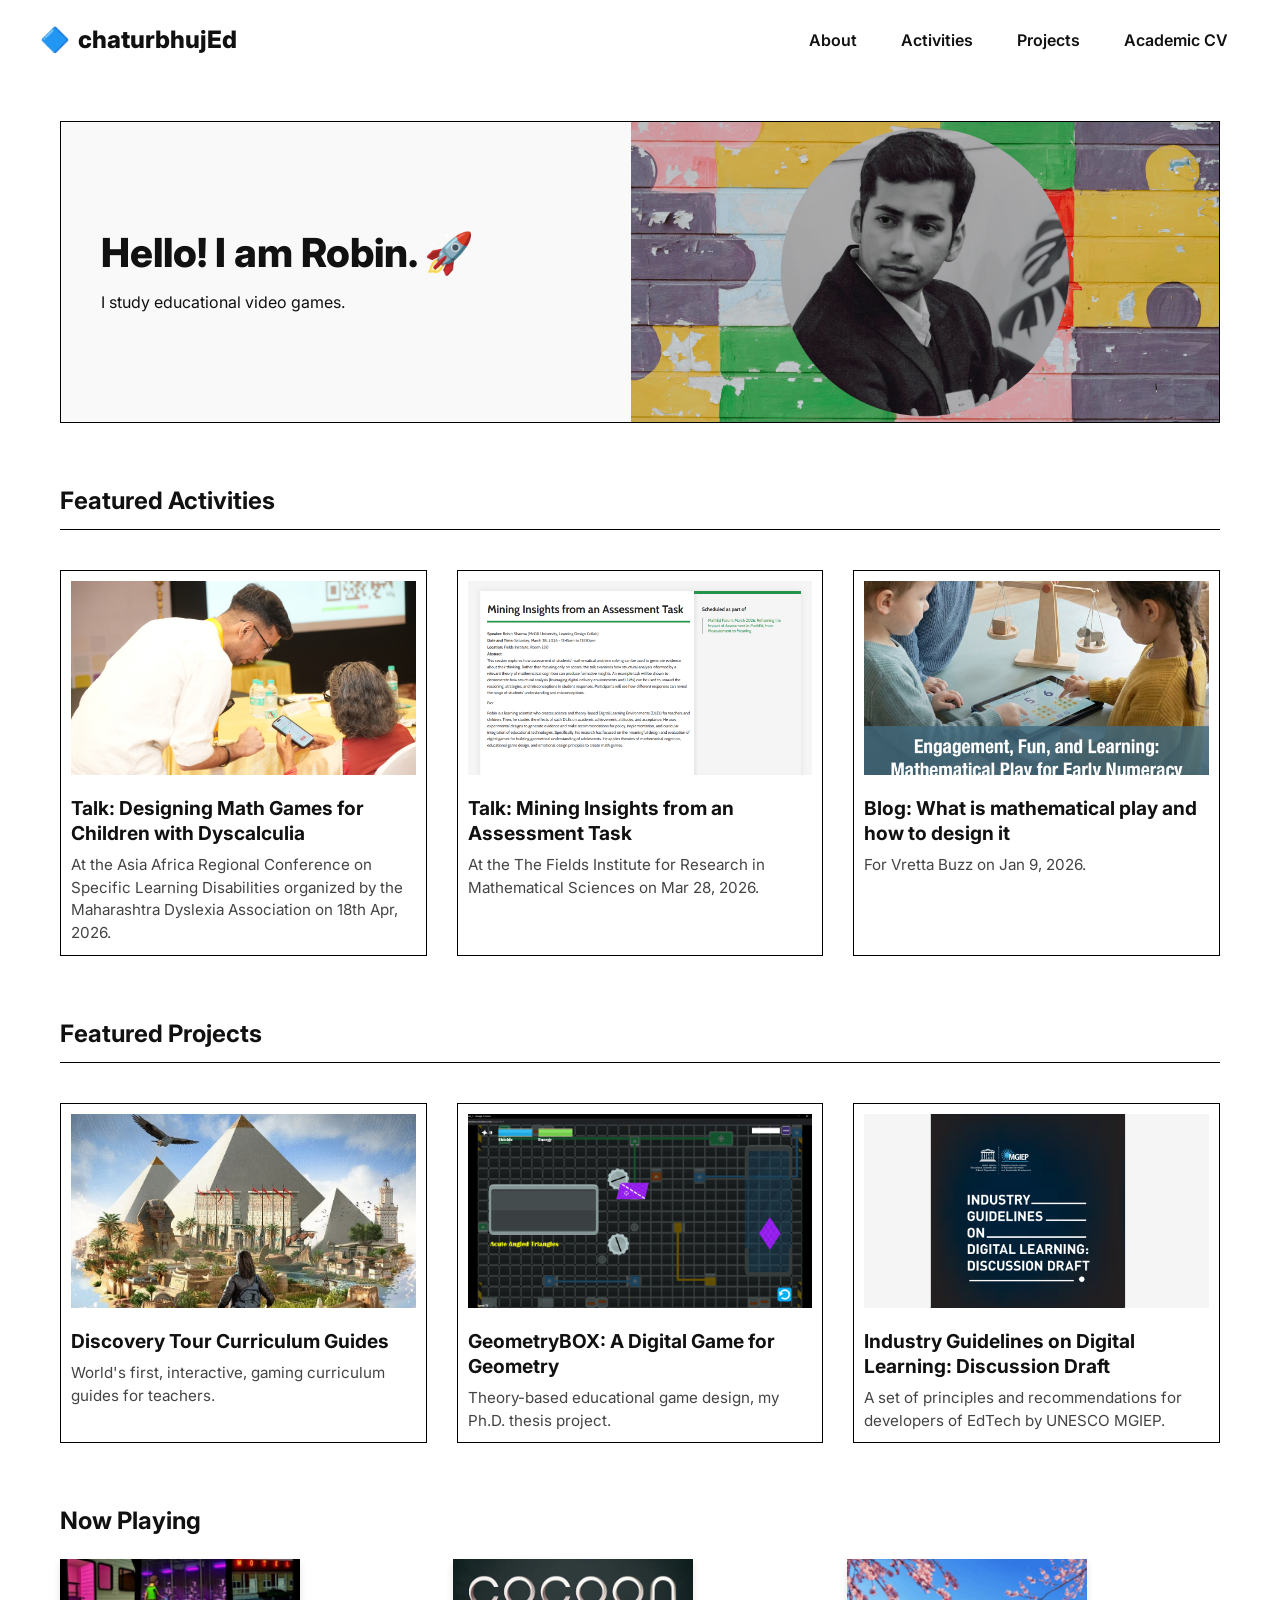
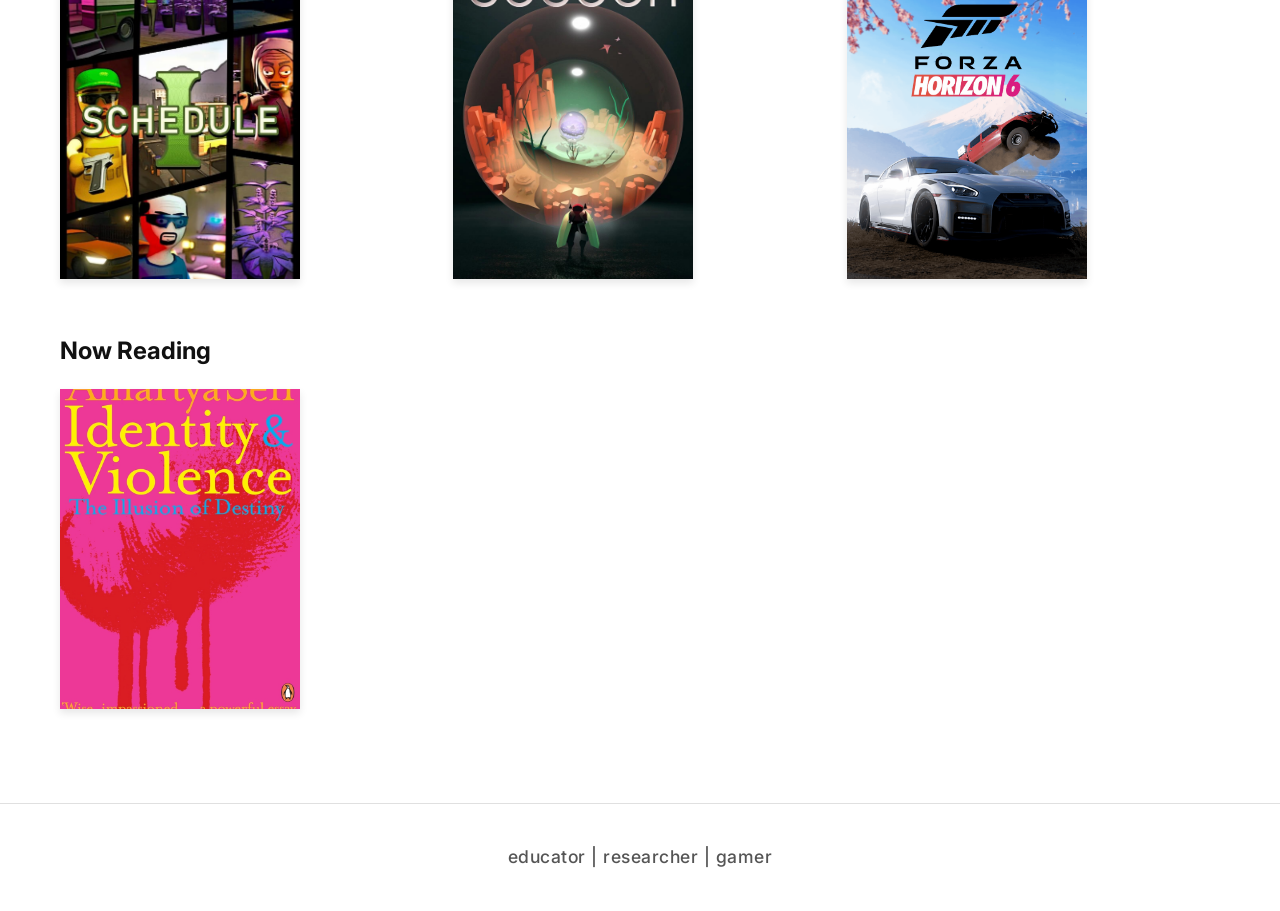
<file: index.html>
<!DOCTYPE html>
<html lang="en">

<head>
    <meta charset="UTF-8">
    <meta name="viewport" content="width=device-width, initial-scale=1.0">
    <title>chaturbhujEd - Home</title>
    <link rel="stylesheet" href="style.css">
    <link rel="preconnect" href="https://fonts.googleapis.com">
    <link rel="preconnect" href="https://fonts.gstatic.com" crossorigin>
    <link href="https://fonts.googleapis.com/css2?family=Inter:wght@400;500;600;700;800&display=swap" rel="stylesheet">
</head>

<body>

    <header class="site-header">
        <div class="logo">
            <a href="index.html"
                style="text-decoration:none; color:inherit; display:flex; align-items:center; gap:8px;">
                <span class="logo-icon">🔷</span> chaturbhujEd
            </a>
        </div>
        <nav class="site-nav">
            <a href="about.html" class="nav-link">About</a>
            <a href="activities.html" class="nav-link">Activities</a>
            <a href="projects.html" class="nav-link">Projects</a>
            <a href="https://docs.google.com/document/d/1rT6n0ILzIjwIK5z0yavcEdb-tZOFC500Auro90Noy_E/edit?usp=drive_link"
                target="_blank" class="nav-link">Academic CV</a>
        </nav>
    </header>

    <main id="main-content">

        <!-- ACTIVITIES SECTION (Home View) -->
        <section id="activities" class="page-section">
            <!-- Hero Article -->
            <a href="about.html" class="hero-article" style="text-decoration: none; color: inherit; display: flex;">
                <div class="hero-content">
                    <h1>Hello! I am Robin. 🚀</h1>
                    <p>I study educational video games.</p>
                </div>
                <div class="hero-image">
                    <img src="Banner_Main.jpg" alt="Banner Image">
                </div>
            </a>

            <div class="cv-section">
                <h2>Featured Activities</h2>
            </div>

            <!-- Blog Grid -->
            <div class="blog-grid" id="blog-grid">
                <!-- Static Links from Activities Page -->
                <a href="https://www.linkedin.com/posts/act4dyslexia-learningthroughplay-educationinnovation-share-7448741928407330816-lx7J"
                    class="blog-card" style="text-decoration: none; color: inherit; display: block;">
                    <img src="2026 MDA Talk.JPG" alt="2026 MDA Talk" class="card-image">
                    <div class="card-content">
                        <h3>Talk: Designing Math Games for Children with Dyscalculia</h3>
                        <p>At the Asia Africa Regional Conference on Specific Learning Disabilities organized by the
                            Maharashtra Dyslexia Association on 18th Apr, 2026.</p>
                    </div>
                </a>

                <a href="http://www.fields.utoronto.ca/talks/Mining-Insights-Assessment-Task" class="blog-card"
                    style="text-decoration: none; color: inherit; display: block;">
                    <img src="2026 Math Forum.png" alt="Vretta Buzz Jan 26" class="card-image">
                    <div class="card-content">
                        <h3>Talk: Mining Insights from an Assessment Task</h3>
                        <p>At the The Fields Institute for Research in Mathematical Sciences on Mar 28, 2026.</p>
                    </div>
                </a>

                <a href="https://www.vretta.com/buzz/mathematical-play/" class="blog-card"
                    style="text-decoration: none; color: inherit; display: block;">
                    <img src="Vretta Buzz Jan 26.jpg" alt="Vretta Buzz Jan 26" class="card-image">
                    <div class="card-content">
                        <h3>Blog: What is mathematical play and how to design it</h3>
                        <p>For Vretta Buzz on Jan 9, 2026.</p>
                    </div>
                </a>

            </div>

            <div class="cv-section" style="margin-top: 60px;">
                <h2>Featured Projects</h2>
            </div>

            <!-- Projects Grid -->
            <div class="blog-grid">
                <a href="project-DTGuides.html" class="blog-card"
                    style="text-decoration: none; color: inherit; display: block;">
                    <img src="DT Project.jpg" alt="DT Project" class="card-image">
                    <div class="card-content">
                        <h3>Discovery Tour Curriculum Guides</h3>
                        <p>World's first, interactive, gaming curriculum
                            guides for
                            teachers.</p>
                    </div>
                </a>
                <a href="project-GeometryBOX.html" class="blog-card"
                    style="text-decoration: none; color: inherit; display: block;">
                    <img src="GeometryBOX.png" alt="GeometryBOX" class="card-image">
                    <div class="card-content">
                        <h3>GeometryBOX: A Digital Game for Geometry</h3>
                        <p>Theory-based educational game design, my Ph.D. thesis project.</p>
                    </div>
                </a>
                <a href="project-guidelines.html" class="blog-card"
                    style="text-decoration: none; color: inherit; display: block;">
                    <img src="Guidelines.png" alt="Guidelines" class="card-image">
                    <div class="card-content">
                        <h3>Industry Guidelines on Digital Learning: Discussion Draft</h3>
                        <p>A set of principles and recommendations for developers of EdTech by UNESCO MGIEP.</p>
                    </div>
                </a>
            </div>

            <div class="currently-playing" style="margin-top: 60px;">
                <h2>Now Playing</h2>
                <div class="games-grid">
                    <a href="https://www.scheduleonegame.com/" target="_blank" class="game-card">
                        <img src="Game 1.jpg" alt="Game 1">
                    </a>
                    <a href="https://www.cocoongame.com/" target="_blank" class="game-card">
                        <img src="Game 2.jpg" alt="Game 2">
                    </a>
                    <a href="https://forza.net/forzahorizon6" target="_blank" class="game-card">
                        <img src="Game 3.jpg" alt="Game 3">
                    </a>
                </div>
            </div>

            <div class="currently-playing" style="margin-top: 40px;">
                <h2>Now Reading</h2>
                <div class="games-grid">
                    <a href="https://www.goodreads.com/en/book/show/25409.Identity_and_Violence" target="_blank"
                        class="game-card">
                        <img src="Book 1.jpg" alt="Book 1">
                    </a>
                </div>
            </div>
            <!-- <div class="page-quote">
                "Science is a victim of its own success."
                <span class="quote-author">— Richard Feynman</span>
            </div>  -->
        </section>
    </main>
    <footer class="site-footer">
        <div class="footer-content">
            educator | researcher | gamer
        </div>
    </footer>
</body>

</html>
</file>
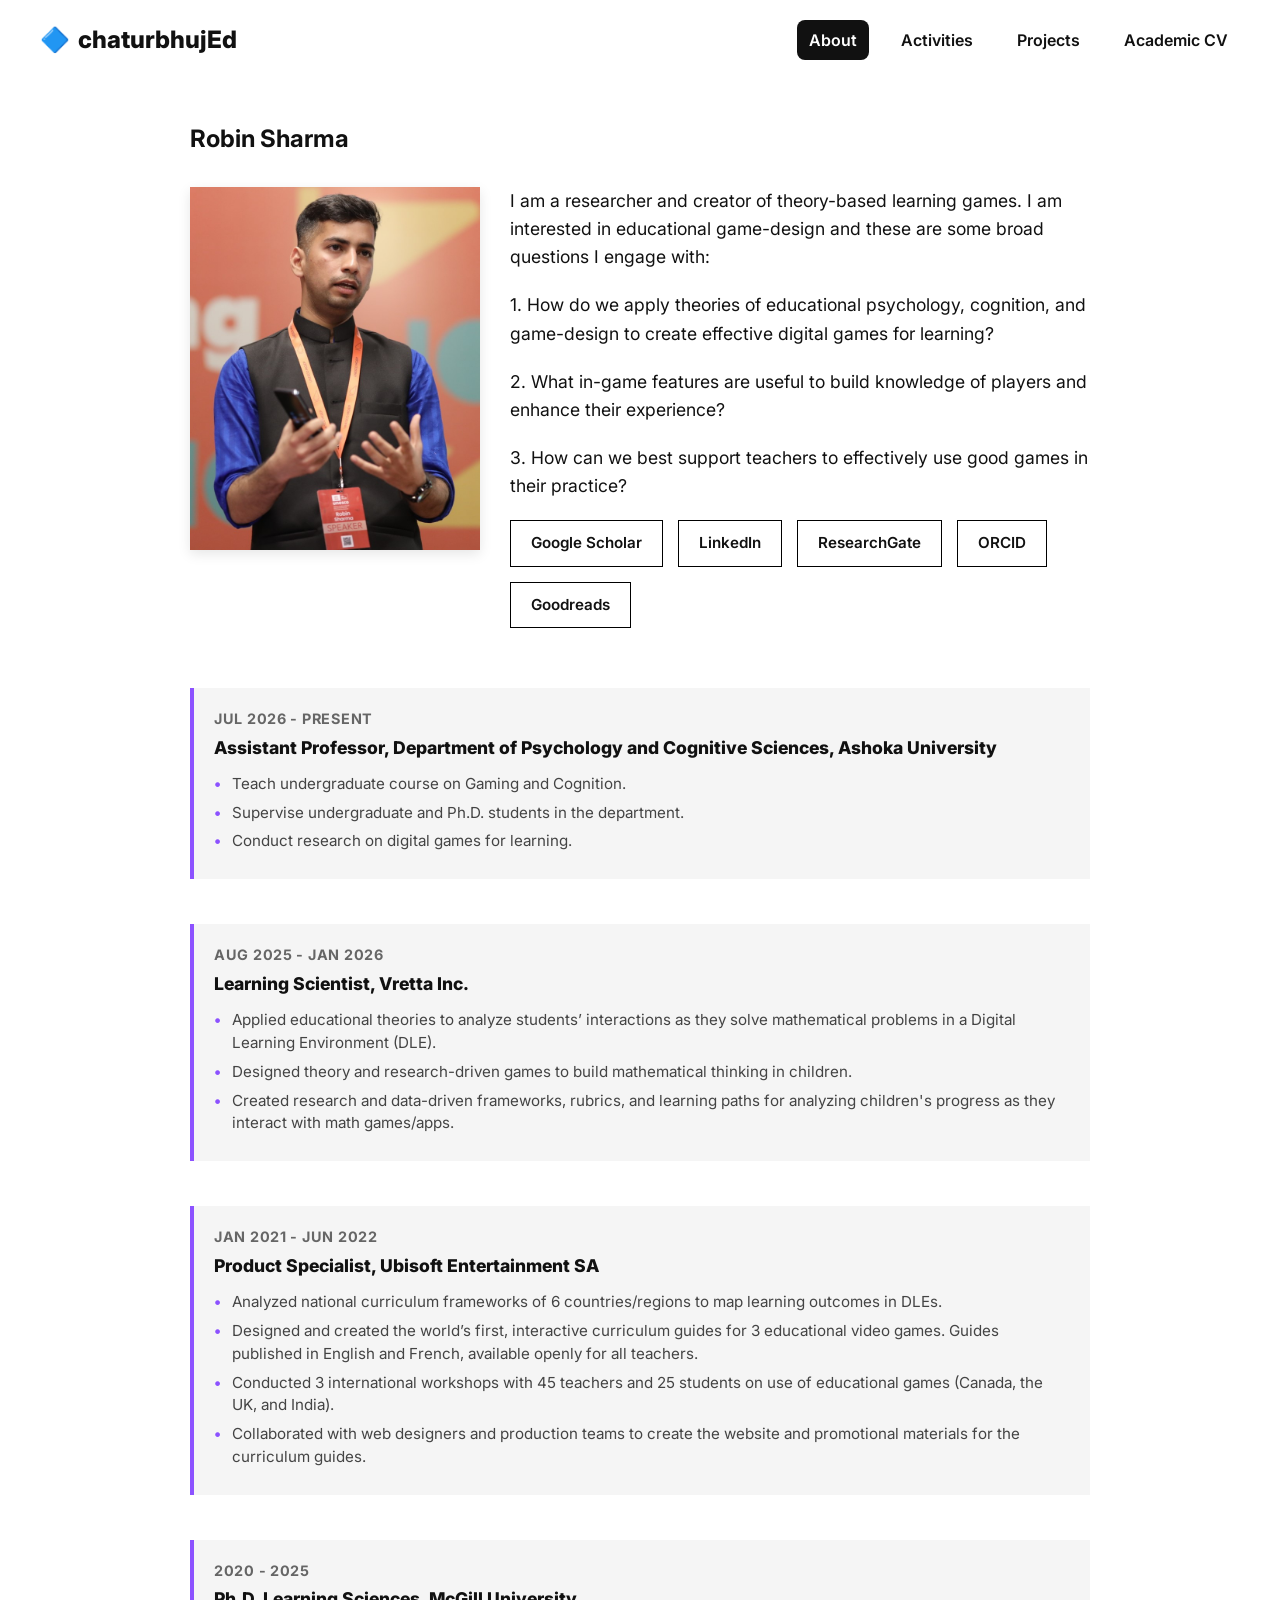
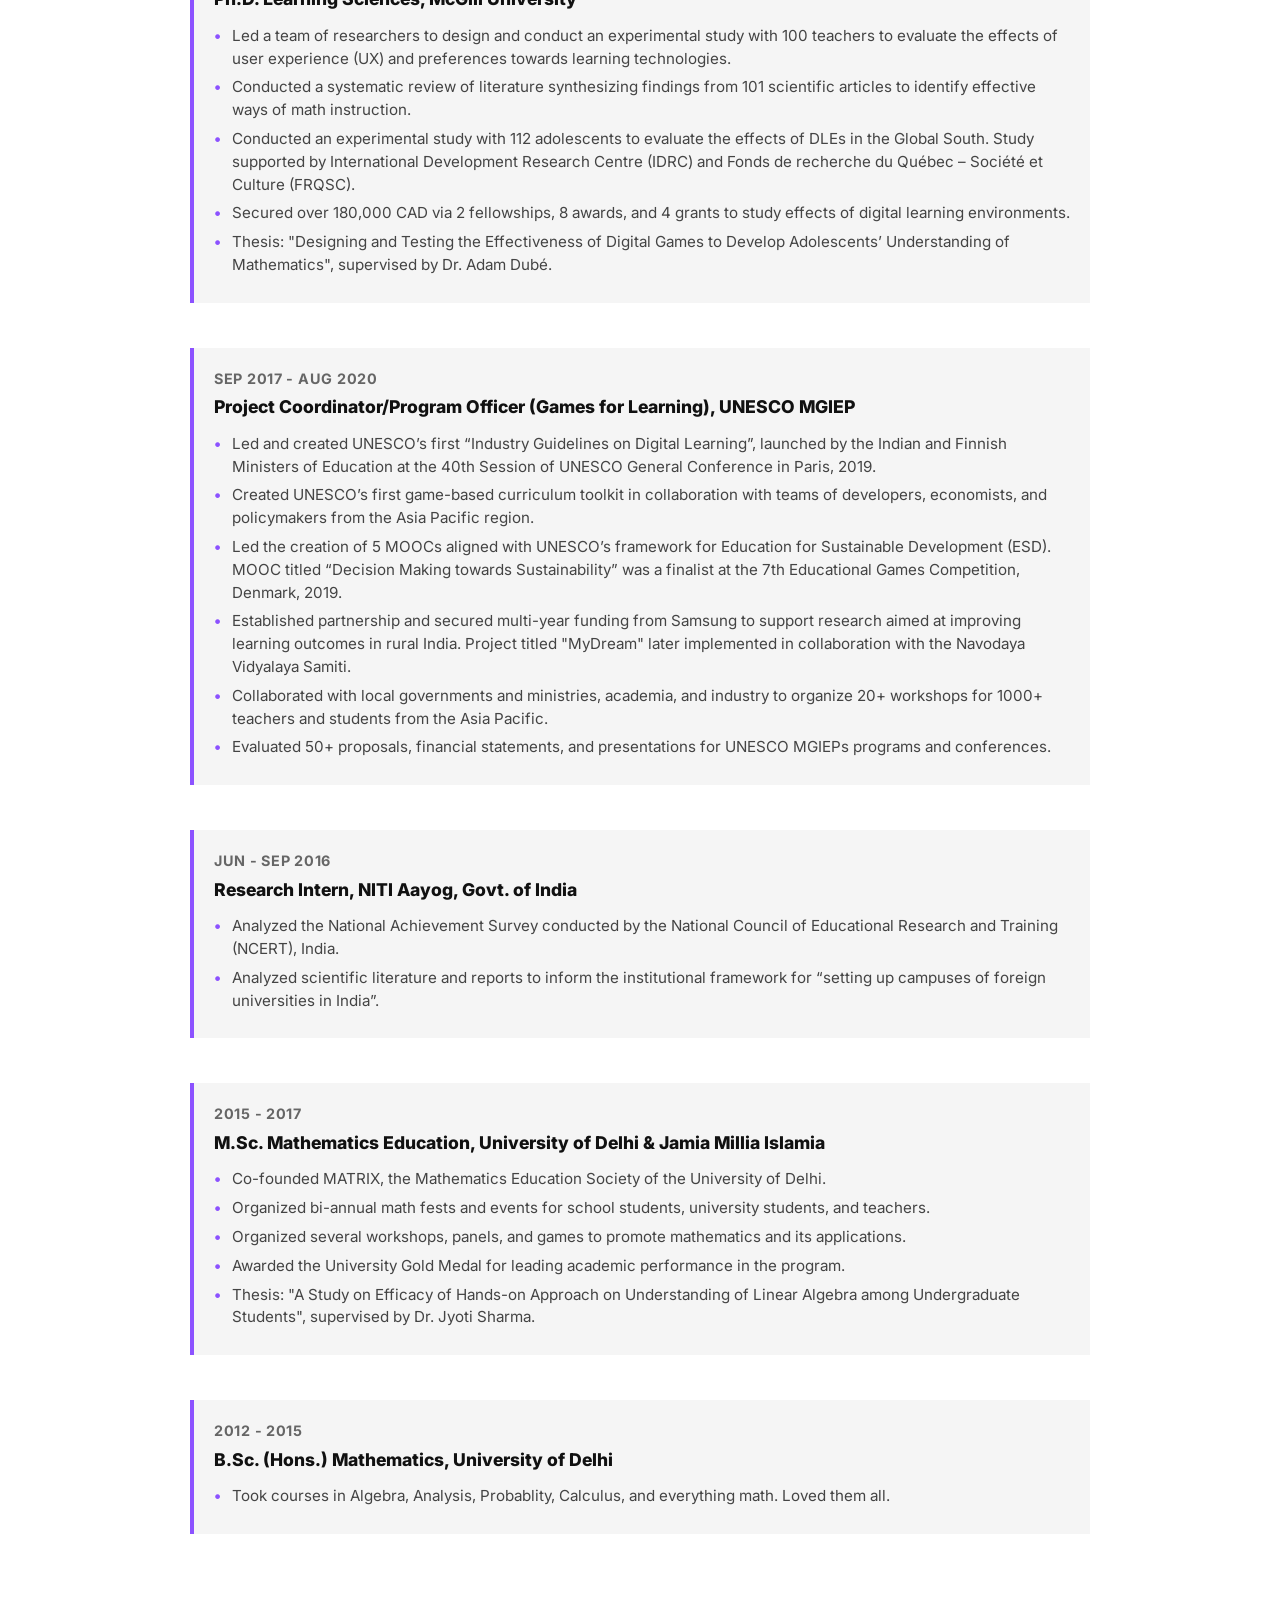
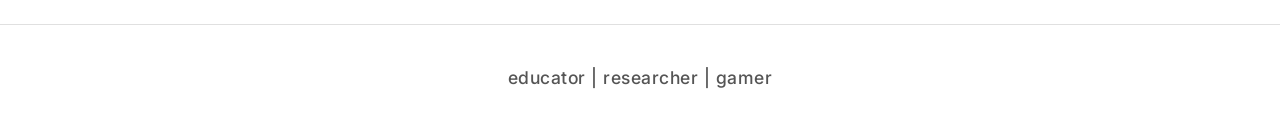
<file: about.html>
<!DOCTYPE html>
<html lang="en">

<head>
    <meta charset="UTF-8">
    <meta name="viewport" content="width=device-width, initial-scale=1.0">
    <title>chaturbhujEd - About</title>
    <link rel="stylesheet" href="style.css">
    <link rel="preconnect" href="https://fonts.googleapis.com">
    <link rel="preconnect" href="https://fonts.gstatic.com" crossorigin>
    <link href="https://fonts.googleapis.com/css2?family=Inter:wght@400;500;600;700;800&display=swap" rel="stylesheet">
</head>

<body>

    <header class="site-header">
        <div class="logo">
            <a href="index.html"
                style="text-decoration:none; color:inherit; display:flex; align-items:center; gap:8px;">
                <span class="logo-icon">🔷</span> chaturbhujEd
            </a>
        </div>
        <nav class="site-nav">
            <a href="about.html" class="nav-link active">About</a>
            <a href="activities.html" class="nav-link">Activities</a>
            <a href="projects.html" class="nav-link">Projects</a>
            <a href="https://docs.google.com/document/d/1rT6n0ILzIjwIK5z0yavcEdb-tZOFC500Auro90Noy_E/edit?usp=drive_link"
                class="nav-link">Academic CV</a>
        </nav>
    </header>

    <main id="main-content">

        <section id="about" class="page-section">
            <div class="about-container">
                <h1>Robin Sharma</h1>
                <div class="about-content">
                    <div class="about-image">
                        <img src="Photo_Main.JPG" alt="Robin Sharma">
                    </div>
                    <div class="about-text">
                        <p>I am a researcher and creator of theory-based learning games. I am interested in educational
                            game-design and these are some broad questions I engage with:</p>
                        <p> 1. How do we apply theories of educational psychology, cognition, and game-design to create
                            effective digital games for learning?</p>
                        <p>2. What in-game features are useful to build knowledge of
                            players and enhance their experience?</p>
                        <p>3. How can we best support teachers to effectively use
                            good games in their practice?</p>

                        <div class="social-links">
                            <a href="https://scholar.google.com/citations?user=RAyrpmYAAAAJ&hl=en" target="_blank"
                                class="social-btn">Google Scholar</a>
                            <a href="https://www.linkedin.com/in/robinsharmaedu" target="_blank"
                                class="social-btn">LinkedIn</a>
                            <a href="https://www.researchgate.net/profile/Robin-Sharma-10" target="_blank"
                                class="social-btn">ResearchGate</a>
                            <a href="https://orcid.org/0000-0001-8364-2145" target="_blank" class="social-btn">ORCID</a>
                            <a href="https://www.goodreads.com/user/show/191084925-chaturbhuj" target="_blank"
                                class="social-btn">Goodreads</a>
                        </div>
                    </div>
                </div>

                <div class="experience-timeline">

                    <div class="timeline-item">

                        <div class="timeline-year">Jul 2026 - Present</div>
                        <div class="timeline-role">Assistant Professor, Department of Psychology and Cognitive Sciences,
                            Ashoka University</div>
                        <div class="timeline-description">
                            <ul>
                                <li>Teach undergraduate course on Gaming and Cognition.</li>
                                <li>Supervise undergraduate and Ph.D. students in the department.
                                </li>
                                <li>Conduct research on digital games for learning.</li>
                            </ul>
                        </div>
                    </div>

                    <div class="timeline-item">

                        <div class="timeline-year">Aug 2025 - Jan 2026</div>
                        <div class="timeline-role">Learning Scientist, Vretta Inc.</div>
                        <div class="timeline-description">
                            <ul>
                                <li>Applied educational theories to analyze students’ interactions as they solve
                                    mathematical problems in a Digital Learning Environment (DLE).</li>
                                <li>Designed theory and research-driven games to build mathematical thinking in
                                    children.
                                </li>
                                <li>Created research and data-driven frameworks, rubrics, and learning paths for
                                    analyzing children's progress as they
                                    interact with
                                    math games/apps.</li>
                            </ul>
                        </div>
                    </div>

                    <!-- 2021 - 2022 -->
                    <div class="timeline-item">
                        <div class="timeline-year">Jan 2021 - Jun 2022</div>
                        <div class="timeline-role">Product Specialist, Ubisoft Entertainment SA</div>
                        <div class="timeline-description">
                            <ul>
                                <li>Analyzed national curriculum frameworks of 6 countries/regions to map learning
                                    outcomes in DLEs.</li>
                                <li>Designed and created the world’s first, interactive curriculum guides for 3
                                    educational video
                                    games. Guides published in English and French, available openly for all teachers.
                                </li>
                                <li>Conducted 3 international workshops with 45 teachers and 25 students on use of
                                    educational games (Canada, the UK, and India).
                                </li>
                                <li>Collaborated with web designers and production teams to create the website and
                                    promotional materials for the curriculum guides.
                                </li>
                            </ul>
                        </div>
                    </div>

                    <!-- 2020 - 2025 -->
                    <div class="timeline-item">
                        <div class="timeline-year">2020 - 2025</div>
                        <div class="timeline-role">Ph.D. Learning Sciences, McGill University</div>
                        <div class="timeline-description">
                            <ul>
                                <li>Led a team of researchers to design and conduct an experimental study with 100
                                    teachers to evaluate the effects of user experience (UX) and preferences towards
                                    learning technologies.</li>
                                <li>Conducted a systematic review of literature synthesizing findings from 101
                                    scientific articles to identify effective ways of math instruction.</li>
                                <li>Conducted an experimental study with 112 adolescents to evaluate the effects of
                                    DLEs in the Global South. Study supported by International
                                    Development Research Centre (IDRC) and Fonds de recherche du Québec – Société et
                                    Culture (FRQSC).</li>
                                <li>Secured over 180,000 CAD via 2 fellowships, 8 awards, and 4 grants to study effects
                                    of digital learning environments.
                                </li>
                                <li>Thesis: "Designing and Testing the Effectiveness of Digital Games to Develop
                                    Adolescents’ Understanding of Mathematics", supervised by Dr. Adam Dubé.</li>
                            </ul>
                        </div>
                    </div>

                    <!-- 2017 - 2020 -->
                    <div class="timeline-item">
                        <div class="timeline-year">Sep 2017 - Aug 2020</div>
                        <div class="timeline-role">Project Coordinator/Program Officer (Games for Learning), UNESCO
                            MGIEP</div>
                        <div class="timeline-description">
                            <ul>
                                <li>Led and created UNESCO’s first “Industry Guidelines on Digital Learning”, launched
                                    by the Indian and Finnish Ministers of Education at the 40th Session of UNESCO
                                    General Conference in Paris, 2019.</li>
                                <li>Created UNESCO’s first game-based curriculum toolkit in collaboration with teams of
                                    developers, economists, and policymakers from the Asia Pacific region.</li>
                                <li>Led the creation of 5 MOOCs aligned with UNESCO’s
                                    framework for Education for Sustainable Development (ESD). MOOC titled “Decision
                                    Making towards Sustainability” was a finalist at the 7th Educational Games
                                    Competition, Denmark, 2019.</li>
                                <li>Established partnership and secured multi-year funding from Samsung to support
                                    research aimed at improving learning outcomes in rural India. Project titled
                                    "MyDream" later implemented in collaboration with the Navodaya Vidyalaya Samiti.
                                </li>
                                <li>Collaborated with local governments and ministries, academia, and industry to
                                    organize 20+ workshops for 1000+ teachers and students from the Asia Pacific.</li>
                                <li>Evaluated 50+ proposals, financial statements, and presentations for UNESCO MGIEPs
                                    programs and conferences.
                                </li>
                            </ul>
                        </div>
                    </div>

                    <!-- 2016 -->
                    <div class="timeline-item">
                        <div class="timeline-year">Jun - Sep 2016</div>
                        <div class="timeline-role">Research Intern, NITI Aayog, Govt. of India</div>
                        <div class="timeline-description">
                            <ul>
                                <li>Analyzed the National Achievement Survey conducted by the National Council of
                                    Educational Research and Training (NCERT), India.</li>
                                <li>Analyzed scientific literature and reports to inform the institutional framework for
                                    “setting up campuses of foreign universities in India”.</li>
                            </ul>
                        </div>
                    </div>

                    <!-- 2015 - 2017 -->
                    <div class="timeline-item">
                        <div class="timeline-year">2015 - 2017</div>
                        <div class="timeline-role">M.Sc. Mathematics Education, University of Delhi & Jamia Millia
                            Islamia</div>
                        <div class="timeline-description">
                            <ul>
                                <li>Co-founded MATRIX, the Mathematics Education Society of the University of Delhi.
                                </li>
                                <li>Organized bi-annual math fests and events for school students, university students,
                                    and teachers.</li>
                                <li>Organized several workshops, panels, and games to promote mathematics and its
                                    applications.</li>
                                <li>Awarded the University Gold Medal for leading academic performance in the program.
                                </li>
                                <li>Thesis: "A Study on Efficacy of Hands-on Approach on Understanding of Linear
                                    Algebra among Undergraduate Students", supervised by Dr. Jyoti Sharma.</li>
                            </ul>
                        </div>
                    </div>

                    <!-- 2012 - 2015 -->
                    <div class="timeline-item">
                        <div class="timeline-year">2012 - 2015</div>
                        <div class="timeline-role">B.Sc. (Hons.) Mathematics, University of Delhi</div>
                        <div class="timeline-description">
                            <ul>
                                <li>Took courses in Algebra, Analysis, Probablity, Calculus, and everything math. Loved
                                    them all.</li>
                            </ul>
                        </div>
                    </div>
                </div>
            </div>
        </section>
    </main>
    <footer class="site-footer">
        <div class="footer-content">
            educator | researcher | gamer
        </div>
    </footer>

    <script src="script.js"></script>
</body>

</html>
</file>
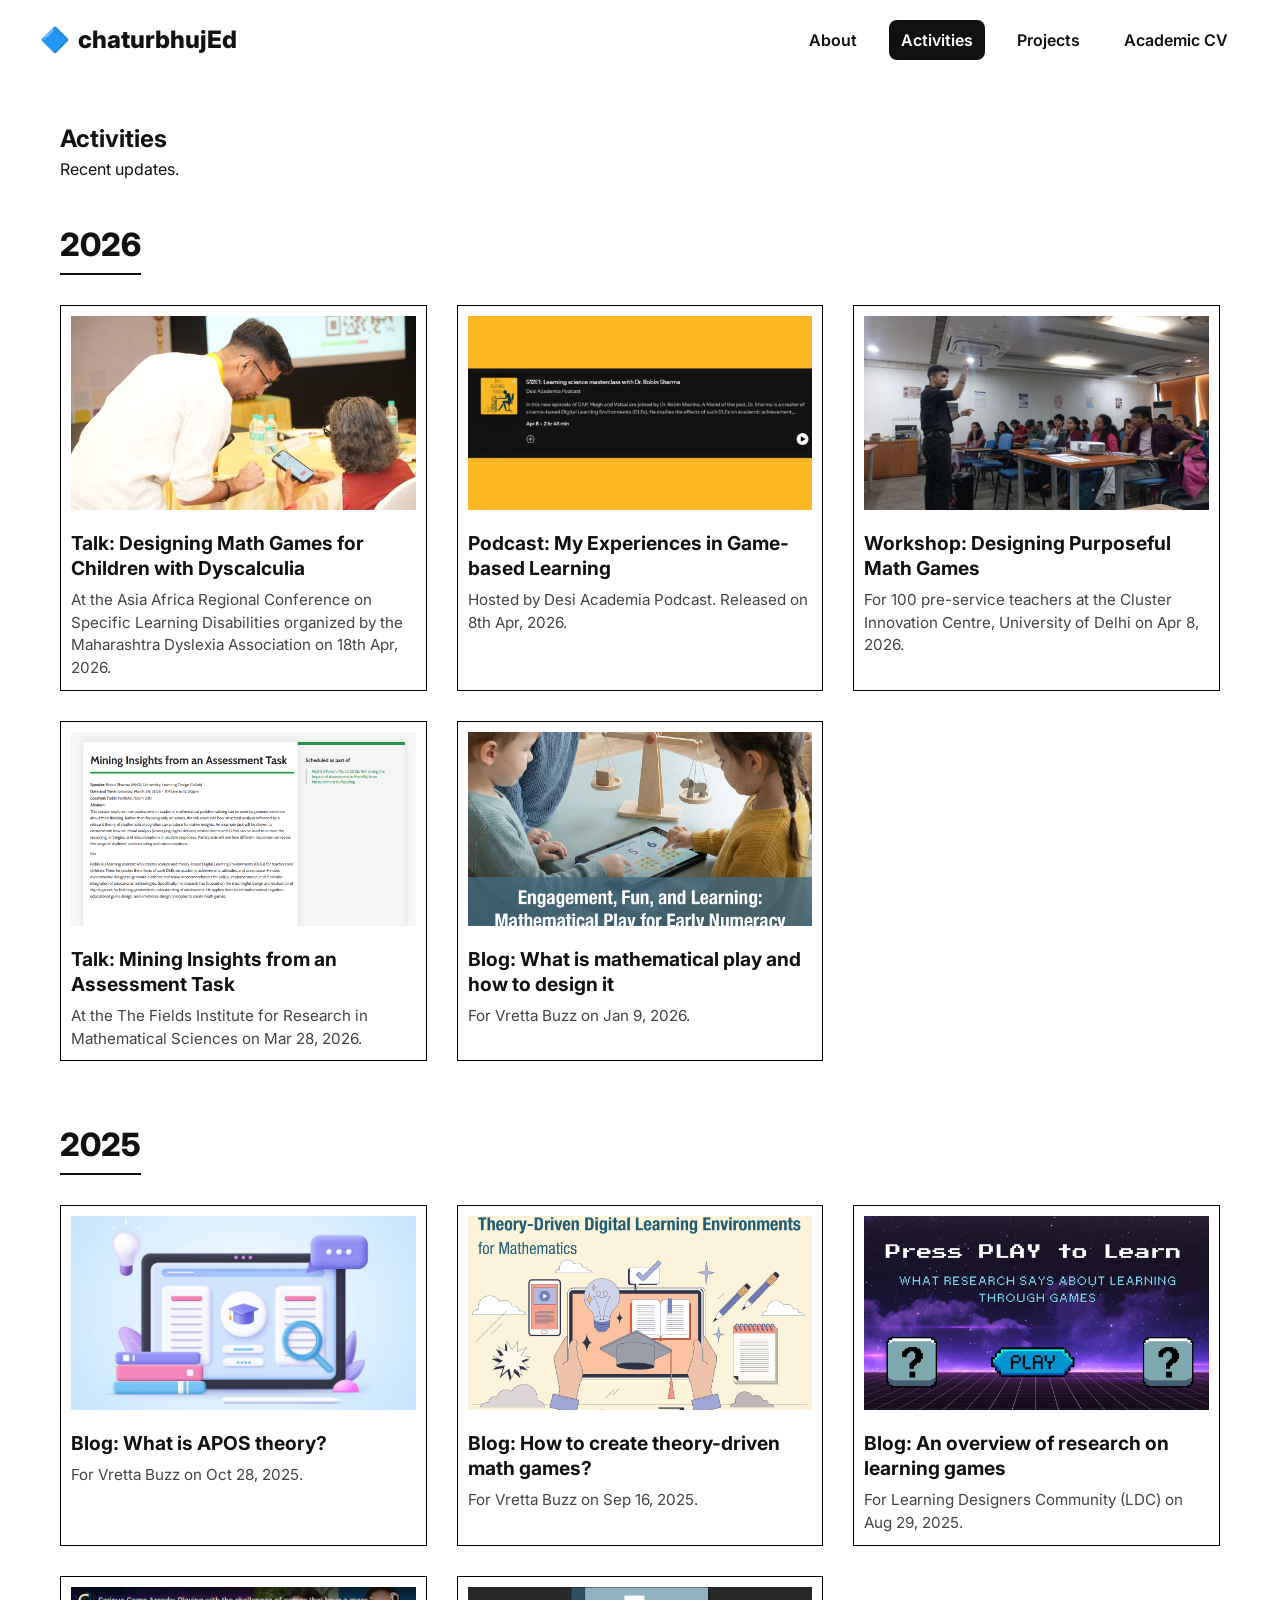
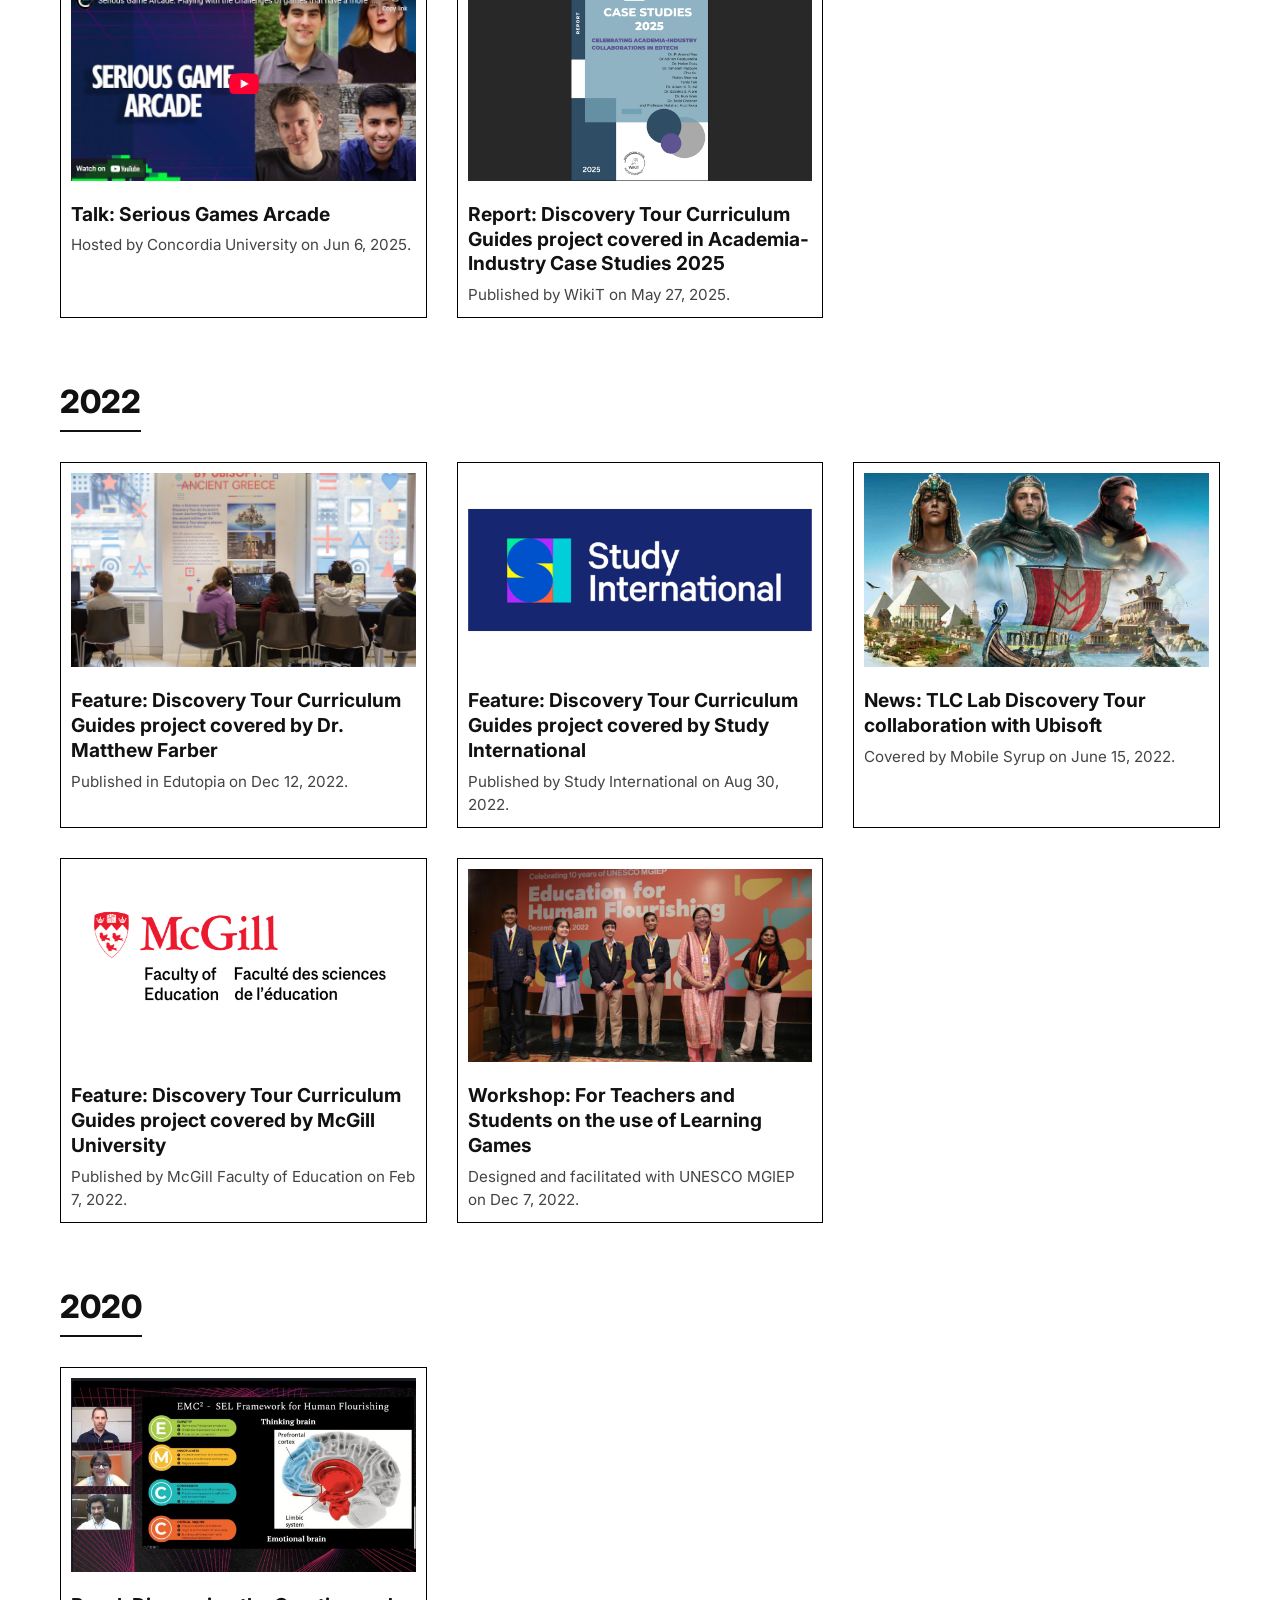
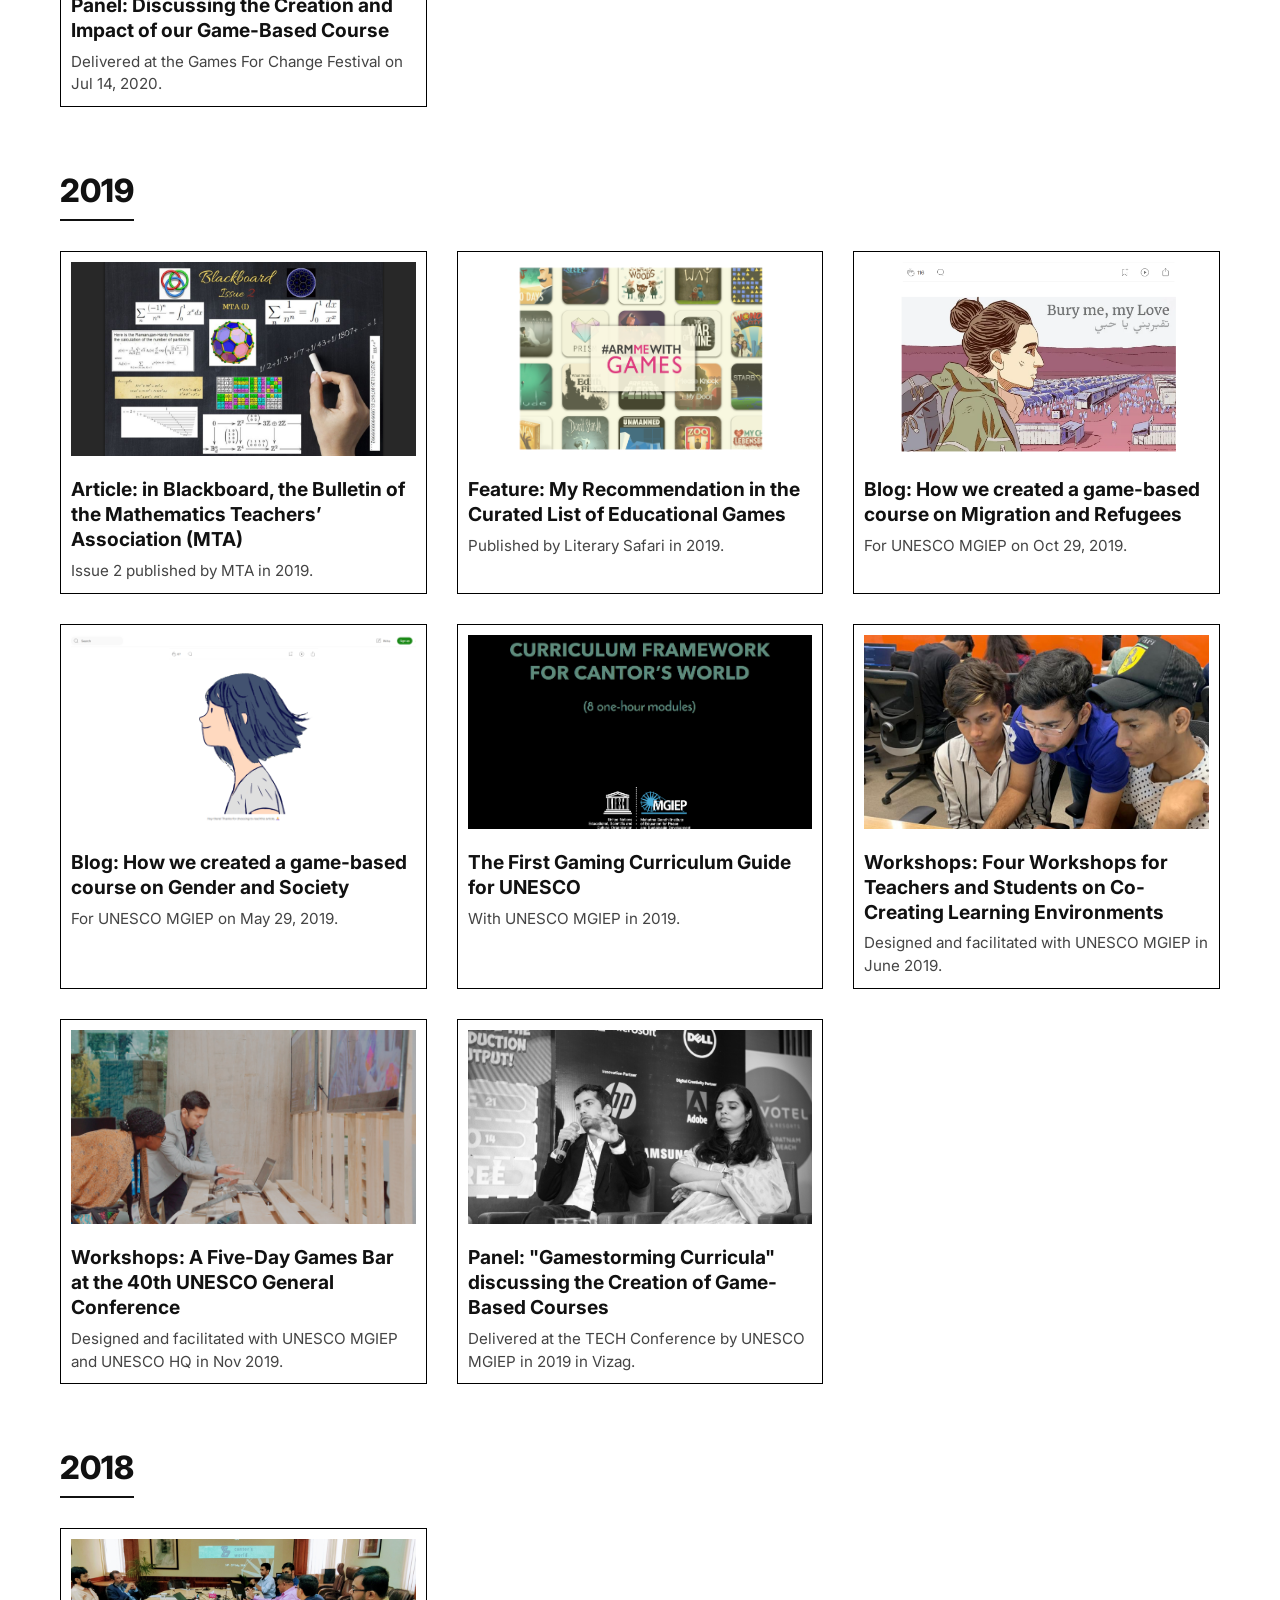
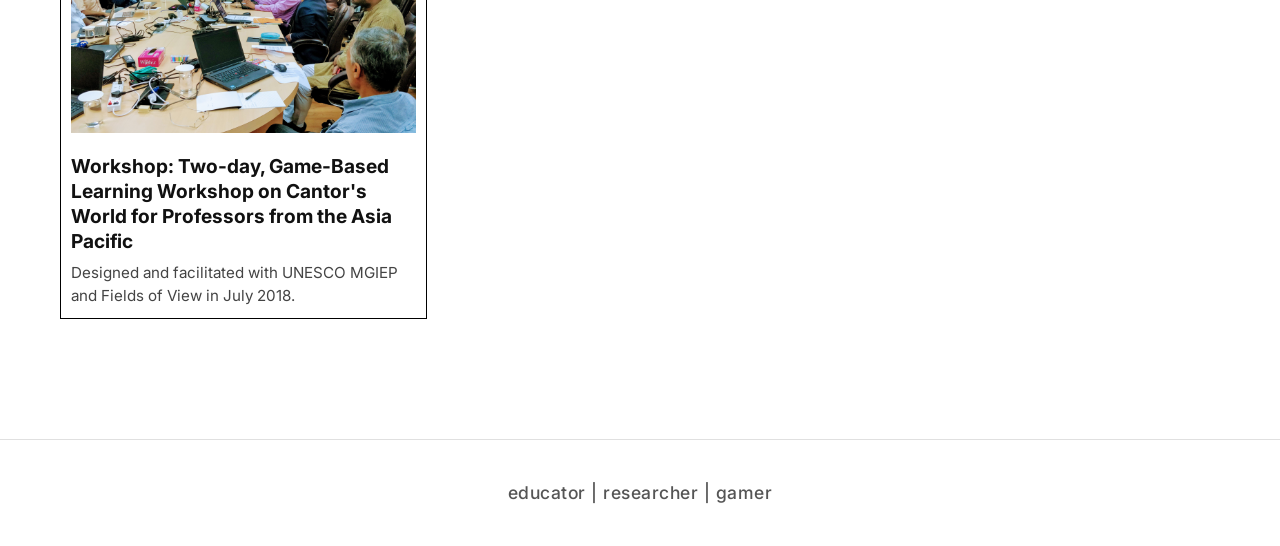
<file: activities.html>
<!DOCTYPE html>
<html lang="en">

<head>
    <meta charset="UTF-8">
    <meta name="viewport" content="width=device-width, initial-scale=1.0">
    <title>chaturbhujEd - Activities</title>
    <link rel="stylesheet" href="style.css">
    <link rel="preconnect" href="https://fonts.googleapis.com">
    <link rel="preconnect" href="https://fonts.gstatic.com" crossorigin>
    <link href="https://fonts.googleapis.com/css2?family=Inter:wght@400;500;600;700;800&display=swap" rel="stylesheet">
</head>

<body>
    <header class="site-header">
        <div class="logo">
            <a href="index.html"
                style="text-decoration:none; color:inherit; display:flex; align-items:center; gap:8px;">
                <span class="logo-icon">🔷</span> chaturbhujEd
            </a>
        </div>
        <nav class="site-nav">
            <a href="about.html" class="nav-link">About</a>
            <a href="activities.html" class="nav-link active">Activities</a>
            <a href="projects.html" class="nav-link">Projects</a>
            <a href="https://docs.google.com/document/d/1rT6n0ILzIjwIK5z0yavcEdb-tZOFC500Auro90Noy_E/edit?usp=drive_link"
                class="nav-link">Academic CV</a>
        </nav>
    </header>

    <main id="main-content">
        <section id="activities" class="page-section">
            <div class="section-header" style="margin-bottom: 40px;">
                <h1>Activities</h1>
                <p>Recent updates.</p>
            </div>

            <div class="year-group">
                <h2 class="year-header">2026</h2>
                <div class="blog-grid">
                    <a href="https://www.linkedin.com/posts/act4dyslexia-learningthroughplay-educationinnovation-share-7448741928407330816-lx7J"
                        class="blog-card" style="text-decoration: none; color: inherit; display: block;">
                        <img src="2026 MDA Talk.JPG" alt="2026 MDA Talk" class="card-image">
                        <div class="card-content">
                            <h3>Talk: Designing Math Games for Children with Dyscalculia</h3>
                            <p>At the Asia Africa Regional Conference on Specific Learning Disabilities organized by the
                                Maharashtra Dyslexia Association on 18th Apr, 2026.</p>
                        </div>
                    </a>

                    <a href="https://open.spotify.com/episode/1wtJ2pzjBnz2ANuMBT5dmo" class="blog-card"
                        style="text-decoration: none; color: inherit; display: block;">
                        <img src="2026 Desi Acad Podcast.jpg" alt="2026 Desi Acad Podcast" class="card-image">
                        <div class="card-content">
                            <h3>Podcast: My Experiences in Game-based Learning</h3>
                            <p>Hosted by Desi Academia Podcast. Released on 8th Apr, 2026.</p>
                        </div>
                    </a>

                    <a href="" class="blog-card" style="text-decoration: none; color: inherit; display: block;">
                        <img src="2026 CIC Math Game WS.jpg" alt="2026 CIC Math Game WS" class="card-image">
                        <div class="card-content">
                            <h3>Workshop: Designing Purposeful Math Games</h3>
                            <p>For 100 pre-service teachers at the Cluster Innovation Centre, University of Delhi on Apr
                                8, 2026.</p>
                        </div>
                    </a>

                    <a href="http://www.fields.utoronto.ca/talks/Mining-Insights-Assessment-Task" class="blog-card"
                        style="text-decoration: none; color: inherit; display: block;">
                        <img src="2026 Math Forum.png" alt="Vretta Buzz Jan 26" class="card-image">
                        <div class="card-content">
                            <h3>Talk: Mining Insights from an Assessment Task</h3>
                            <p>At the The Fields Institute for Research in Mathematical Sciences on Mar 28, 2026.</p>
                        </div>
                    </a>

                    <a href="https://www.vretta.com/buzz/mathematical-play/" class="blog-card"
                        style="text-decoration: none; color: inherit; display: block;">
                        <img src="Vretta Buzz Jan 26.jpg" alt="Vretta Buzz Jan 26" class="card-image">
                        <div class="card-content">
                            <h3>Blog: What is mathematical play and how to design it</h3>
                            <p>For Vretta Buzz on Jan 9, 2026.</p>
                        </div>
                    </a>
                </div>
            </div>

            <div class="year-group">
                <h2 class="year-header">2025</h2>
                <div class="blog-grid">
                    <a href="https://www.vretta.com/buzz/theoretical-framework/" class="blog-card"
                        style="text-decoration: none; color: inherit; display: block;">
                        <img src="Vretta Buzz Oct 25.jpg" alt="Vretta Buzz Oct 25" class="card-image">
                        <div class="card-content">
                            <h3>Blog: What is APOS theory?</h3>
                            <p>For Vretta Buzz on Oct 28, 2025.</p>
                        </div>
                    </a>

                    <a href="https://www.vretta.com/buzz/theory-driven-digital-learning/" class="blog-card"
                        style="text-decoration: none; color: inherit; display: block;">
                        <img src="Vretta Buzz Sep 25.png" alt="Vretta Buzz Sep 25" class="card-image">
                        <div class="card-content">
                            <h3>Blog: How to create theory-driven math games?</h3>
                            <p>For Vretta Buzz on Sep 16, 2025.</p>
                        </div>
                    </a>

                    <a href="https://www.linkedin.com/pulse/more-than-high-score-what-research-says-learning-through-eairc"
                        class="blog-card" style="text-decoration: none; color: inherit; display: block;">
                        <img src="LDC Games Blog.png" alt="LDC Games Blog" class="card-image">
                        <div class="card-content">
                            <h3>Blog: An overview of research on learning games</h3>
                            <p>For Learning Designers Community (LDC) on Aug 29, 2025.</p>
                        </div>
                    </a>

                    <a href="https://www.concordia.ca/cuevents/offices/provost/fourth-space/2025/06/06/serious-game-arcade.html"
                        class="blog-card" style="text-decoration: none; color: inherit; display: block;">
                        <img src="Serious Games Arcade.png" alt="Serious Games Arcade" class="card-image">
                        <div class="card-content">
                            <h3>Talk: Serious Games Arcade</h3>
                            <p>Hosted by Concordia University on Jun 6, 2025.</p>
                        </div>
                    </a>
                    <a href="https://www.foreduimpact.org/reports/academia-industry-case-studies" class="blog-card"
                        style="text-decoration: none; color: inherit; display: block;">
                        <img src="Wikit Report.png" alt="Wikit Report" class="card-image">
                        <div class="card-content">
                            <h3>Report: Discovery Tour Curriculum Guides project covered in Academia-Industry Case
                                Studies
                                2025</h3>
                            <p>Published by WikiT on May 27, 2025.</p>
                        </div>
                    </a>
                </div>
            </div>

            <div class="year-group">
                <h2 class="year-header">2022</h2>
                <div class="blog-grid">
                    <a href="https://www.edutopia.org/article/boosting-student-interest-history-video-games"
                        class="blog-card" style="text-decoration: none; color: inherit; display: block;">
                        <img src="DTCG Edutopia.webp" alt="DTCG Edutopia" class="card-image">
                        <div class="card-content">
                            <h3>Feature: Discovery Tour Curriculum Guides project covered by Dr. Matthew Farber</h3>
                            <p>Published in Edutopia on Dec 12, 2022.</p>
                        </div>
                    </a>

                    <a href="https://studyinternational.com/news/assassins-creed-discovery-tour/" class="blog-card"
                        style="text-decoration: none; color: inherit; display: block;">
                        <img src="Study International.png" alt="Study Int DT Article" class="card-image">
                        <div class="card-content">
                            <h3>Feature: Discovery Tour Curriculum Guides project covered by Study International</h3>
                            <p>Published by Study International on Aug 30, 2022.</p>
                        </div>
                    </a>

                    <a href="https://mobilesyrup.com/2022/06/15/ubisoft-mcgill-university-assassins-creed-discovery-tour-curriculums/"
                        class="blog-card" style="text-decoration: none; color: inherit; display: block;">
                        <img src="Mobile Syrup.jpg" alt="Mobile Syrup" class="card-image">
                        <div class="card-content">
                            <h3>News: TLC Lab Discovery Tour collaboration with Ubisoft</h3>
                            <p>Covered by Mobile Syrup on June 15, 2022.</p>
                        </div>
                    </a>

                    <a href="https://www.mcgill.ca/education/channels/news/not-just-game-education-through-ubisoft-336594"
                        class="blog-card" style="text-decoration: none; color: inherit; display: block;">
                        <img src="McGill Ed.png" alt="McGill Ed DT Article" class="card-image">
                        <div class="card-content">
                            <h3>Feature: Discovery Tour Curriculum Guides project covered by McGill University </h3>
                            <p>Published by McGill Faculty of Education on Feb 7, 2022.</p>
                        </div>
                    </a>
                    <a href="https://mgiep.unesco.org/article/playing-to-learn" class="blog-card"
                        style="text-decoration: none; color: inherit; display: block;">
                        <img src="021A2834.JPG" alt="PlayLearnWS" class="card-image">
                        <div class="card-content">
                            <h3>Workshop: For Teachers and Students on the use of Learning Games</h3>
                            <p>Designed and facilitated with UNESCO MGIEP on Dec 7, 2022.</p>
                        </div>
                    </a>
                </div>
            </div>

            <div class="year-group">
                <h2 class="year-header">2020</h2>
                <div class="blog-grid">
                    <a href="https://youtu.be/F_ADaJXLpD8" class="blog-card"
                        style="text-decoration: none; color: inherit; display: block;">
                        <img src="Gamestorming Curricula.jfif" alt="Gamestorming Curricula" class="card-image">
                        <div class="card-content">
                            <h3>Panel: Discussing the Creation and Impact of our Game-Based Course</h3>
                            <p>Delivered at the Games For Change Festival on Jul 14, 2020.</p>
                        </div>
                    </a>
                </div>
            </div>

            <div class="year-group">
                <h2 class="year-header">2019</h2>
                <div class="blog-grid">
                    <a href="https://www.mtai.org.in/wp-content/uploads/2019/11/blackboard2.pdf" class="blog-card"
                        style="text-decoration: none; color: inherit; display: block;">
                        <img src="Blackboard.png" alt="Blackboard" class="card-image">
                        <div class="card-content">
                            <h3>Article: in Blackboard, the Bulletin of the Mathematics Teachers’ Association (MTA)
                            </h3>
                            <p>Issue 2 published by MTA in 2019.</p>
                        </div>
                    </a>

                    <a href="https://www.literarysafari.com/armmewithgames" class="blog-card"
                        style="text-decoration: none; color: inherit; display: block;">
                        <img src="Literary Safari.png" alt="Literary Safari" class="card-image">
                        <div class="card-content">
                            <h3>Feature: My Recommendation in the Curated List of Educational Games </h3>
                            <p>Published by Literary Safari in 2019.</p>
                        </div>
                    </a>
                    <a href="https://medium.com/unesco-mgiep-games-for-learning/bury-me-my-love-a-game-based-course-on-identity-in-crisis-4f275b624107"
                        class="blog-card" style="text-decoration: none; color: inherit; display: block;">
                        <img src="BMML.png" alt="Bury Me My Love" class="card-image">
                        <div class="card-content">
                            <h3>Blog: How we created a game-based course on Migration and Refugees</h3>
                            <p>For UNESCO MGIEP on Oct 29, 2019.</p>
                        </div>
                    </a>
                    <a href="https://medium.com/unesco-mgiep-games-for-learning/florence-perspectives-patterns-793da87a2481"
                        class="blog-card" style="text-decoration: none; color: inherit; display: block;">
                        <img src="Florence.png" alt="Florence" class="card-image">
                        <div class="card-content">
                            <h3>Blog: How we created a game-based course on Gender and Society</h3>
                            <p>For UNESCO MGIEP on May 29, 2019.</p>
                        </div>
                    </a>
                    <a href="https://bit.ly/33YxQOI" class="blog-card"
                        style="text-decoration: none; color: inherit; display: block;">
                        <img src="Cantor Guide.png" alt="Cantor Guide" class="card-image">
                        <div class="card-content">
                            <h3>The First Gaming Curriculum Guide for UNESCO</h3>
                            <p>With UNESCO MGIEP in 2019.</p>
                        </div>
                    </a>
                    <a href="https://mgiep.unesco.org/article/codesign-workshops-for-students-and-teachers"
                        class="blog-card" style="text-decoration: none; color: inherit; display: block;">
                        <img src="CoDesign WS.jpg" alt="CoDesign WS" class="card-image">
                        <div class="card-content">
                            <h3>Workshops: Four Workshops for Teachers and Students on Co-Creating Learning
                                Environments
                            </h3>
                            <p>Designed and facilitated with UNESCO MGIEP in June 2019.</p>
                        </div>
                    </a>
                    <a href="https://youtu.be/NGz7574gTsg" class="blog-card"
                        style="text-decoration: none; color: inherit; display: block;">
                        <img src="Games Bar 2.jpg" alt="Games Bar" class="card-image">
                        <div class="card-content">
                            <h3>Workshops: A Five-Day Games Bar at the 40th UNESCO General Conference</h3>
                            <p>Designed and facilitated with UNESCO MGIEP and UNESCO HQ in Nov 2019.</p>
                        </div>
                    </a>
                    <a href="https://mgiep.unesco.org/tech-2019-catalytic-sessions" class="blog-card"
                        style="text-decoration: none; color: inherit; display: block;">
                        <img src="4D8A0471.jpg" alt="Gamestorming Curricula TECH" class="card-image">
                        <div class="card-content">
                            <h3>Panel: "Gamestorming Curricula" discussing the Creation of Game-Based Courses</h3>
                            <p>Delivered at the TECH Conference by UNESCO MGIEP in 2019 in Vizag.</p>
                        </div>
                    </a>
                </div>
            </div>

            <div class="year-group">
                <h2 class="year-header">2018</h2>
                <div class="blog-grid">
                    <a href="https://mgiep.unesco.org/article/first-training-the-trainers-workshop-on-cantor-s-world"
                        class="blog-card" style="text-decoration: none; color: inherit; display: block;">
                        <img src="Cantor WS.png" alt="Cantor WS" class="card-image">
                        <div class="card-content">
                            <h3>Workshop: Two-day, Game-Based Learning Workshop on Cantor's World for Professors from
                                the
                                Asia Pacific</h3>
                            <p>Designed and facilitated with UNESCO MGIEP and Fields of View in July 2018.</p>
                        </div>
                    </a>
                </div>
            </div>

        </section>
    </main>

    <footer class="site-footer">
        <div class="footer-content">
            educator | researcher | gamer
        </div>
    </footer>
</body>

</html>
</file>
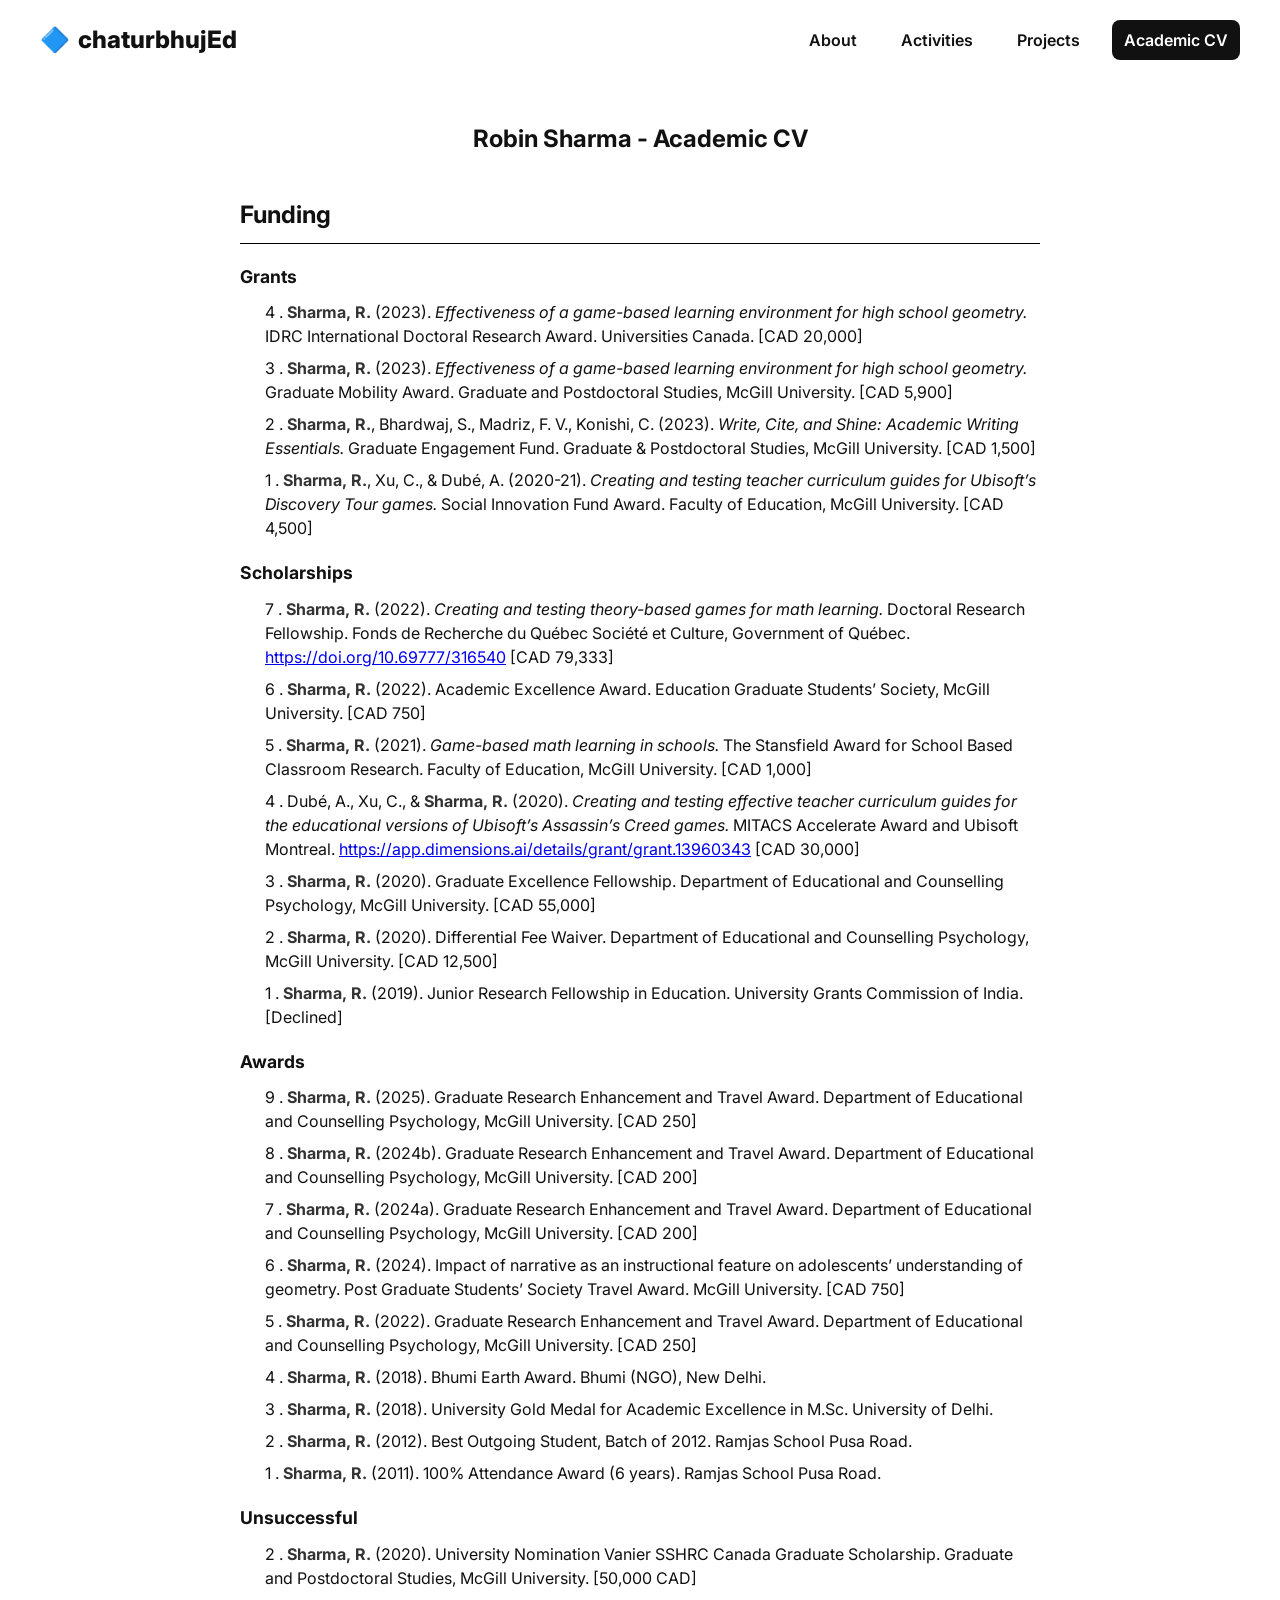
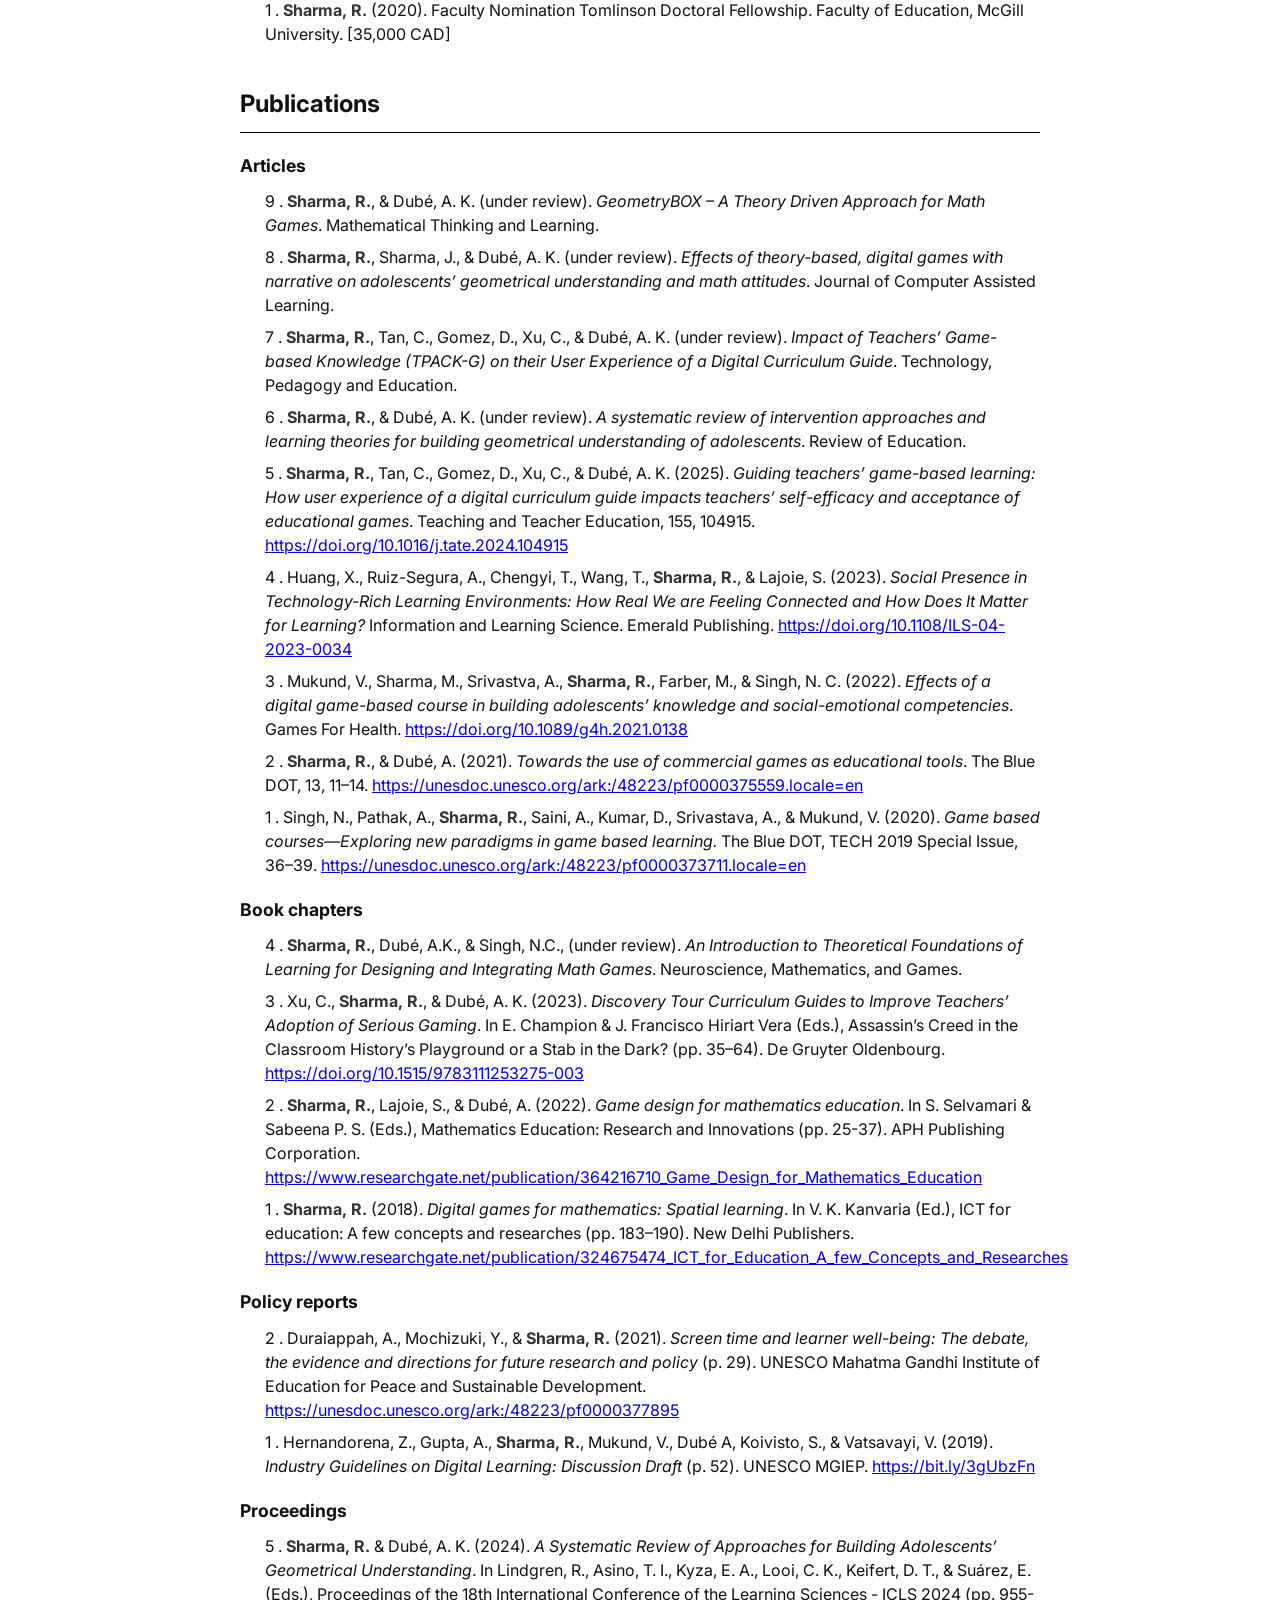
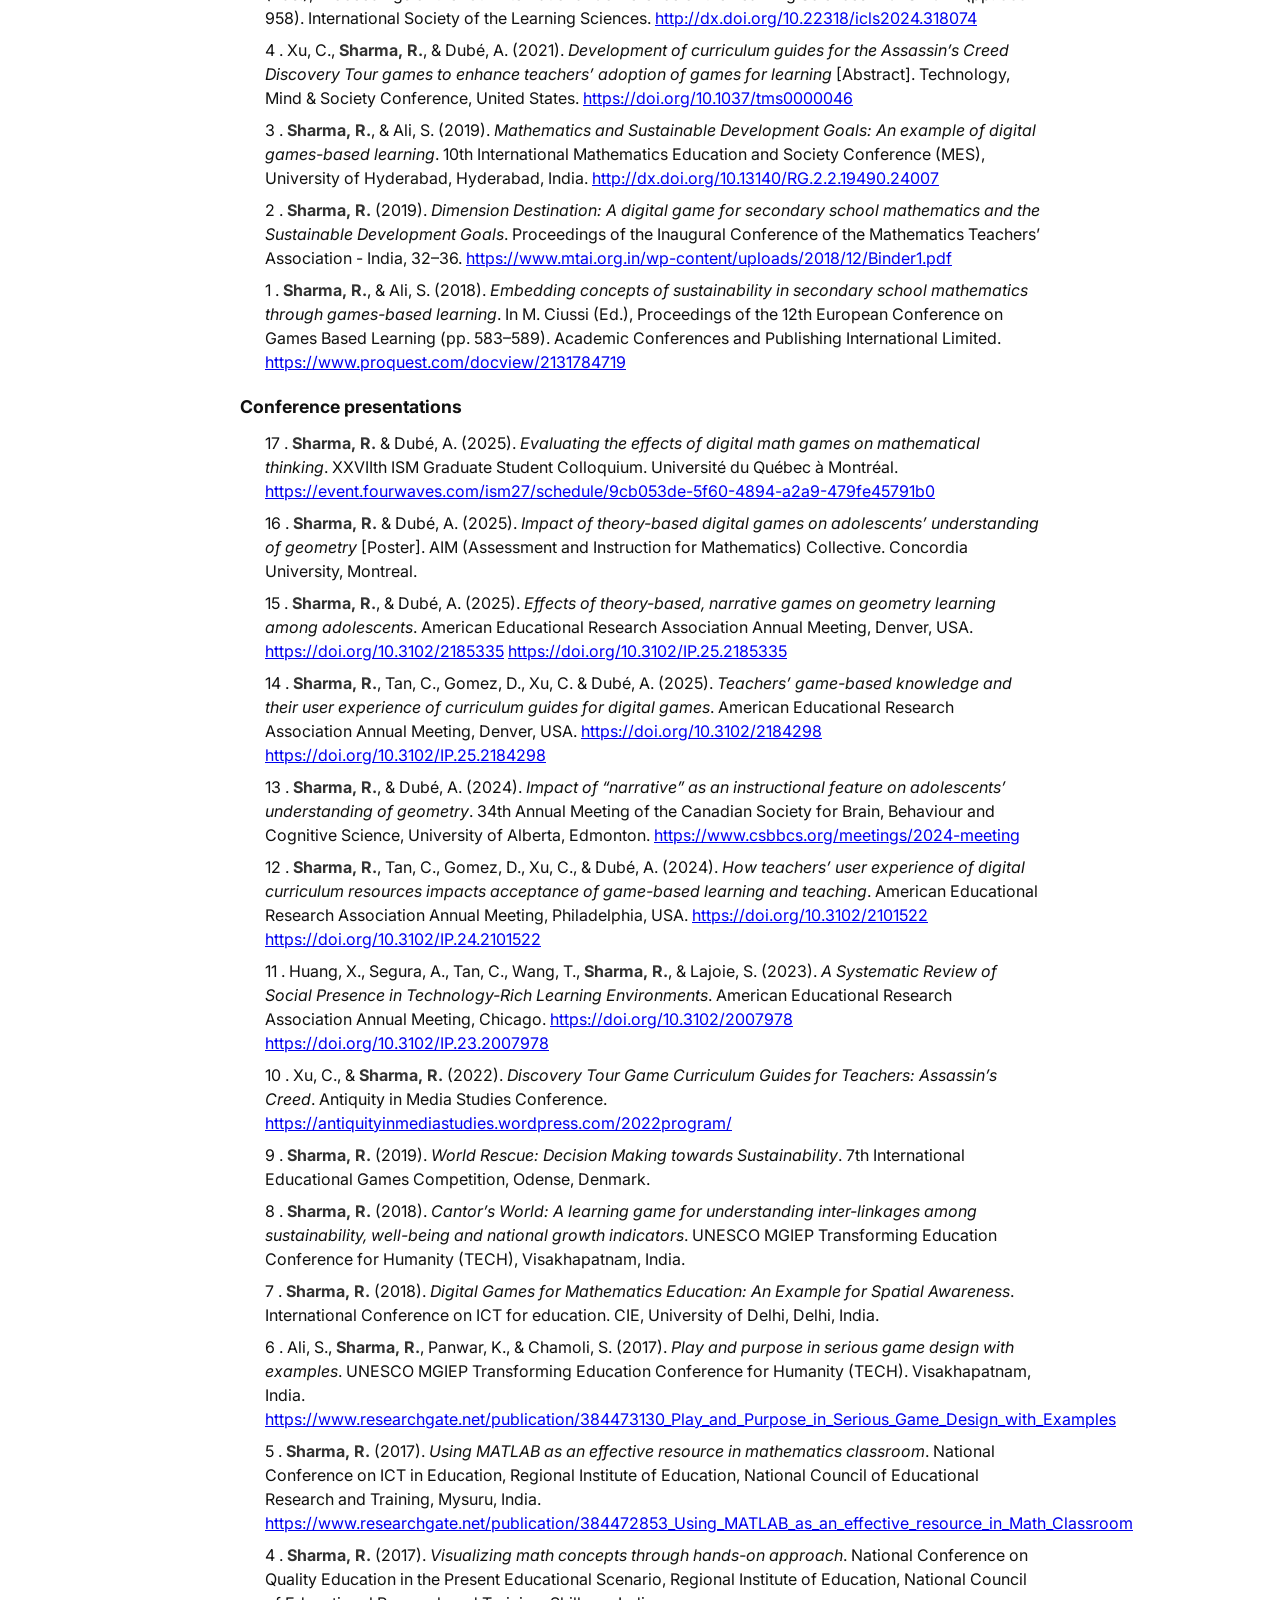
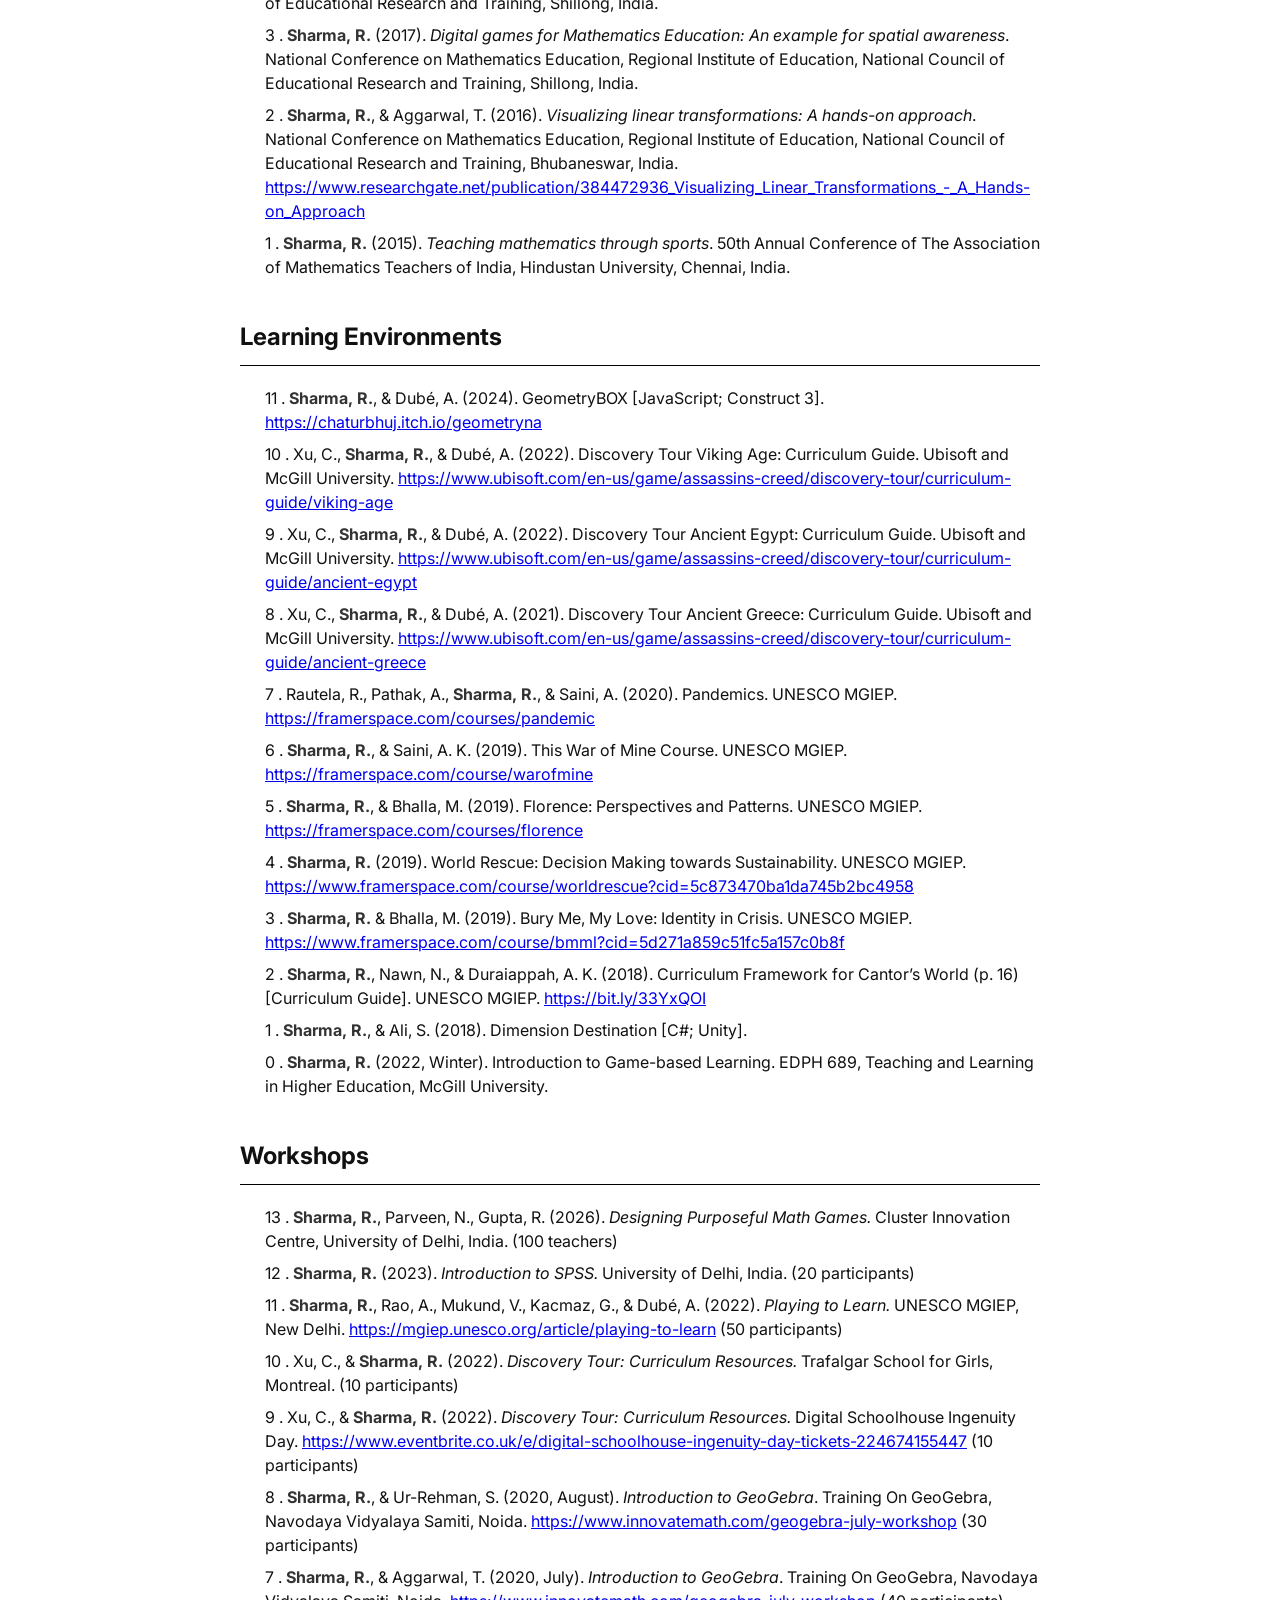
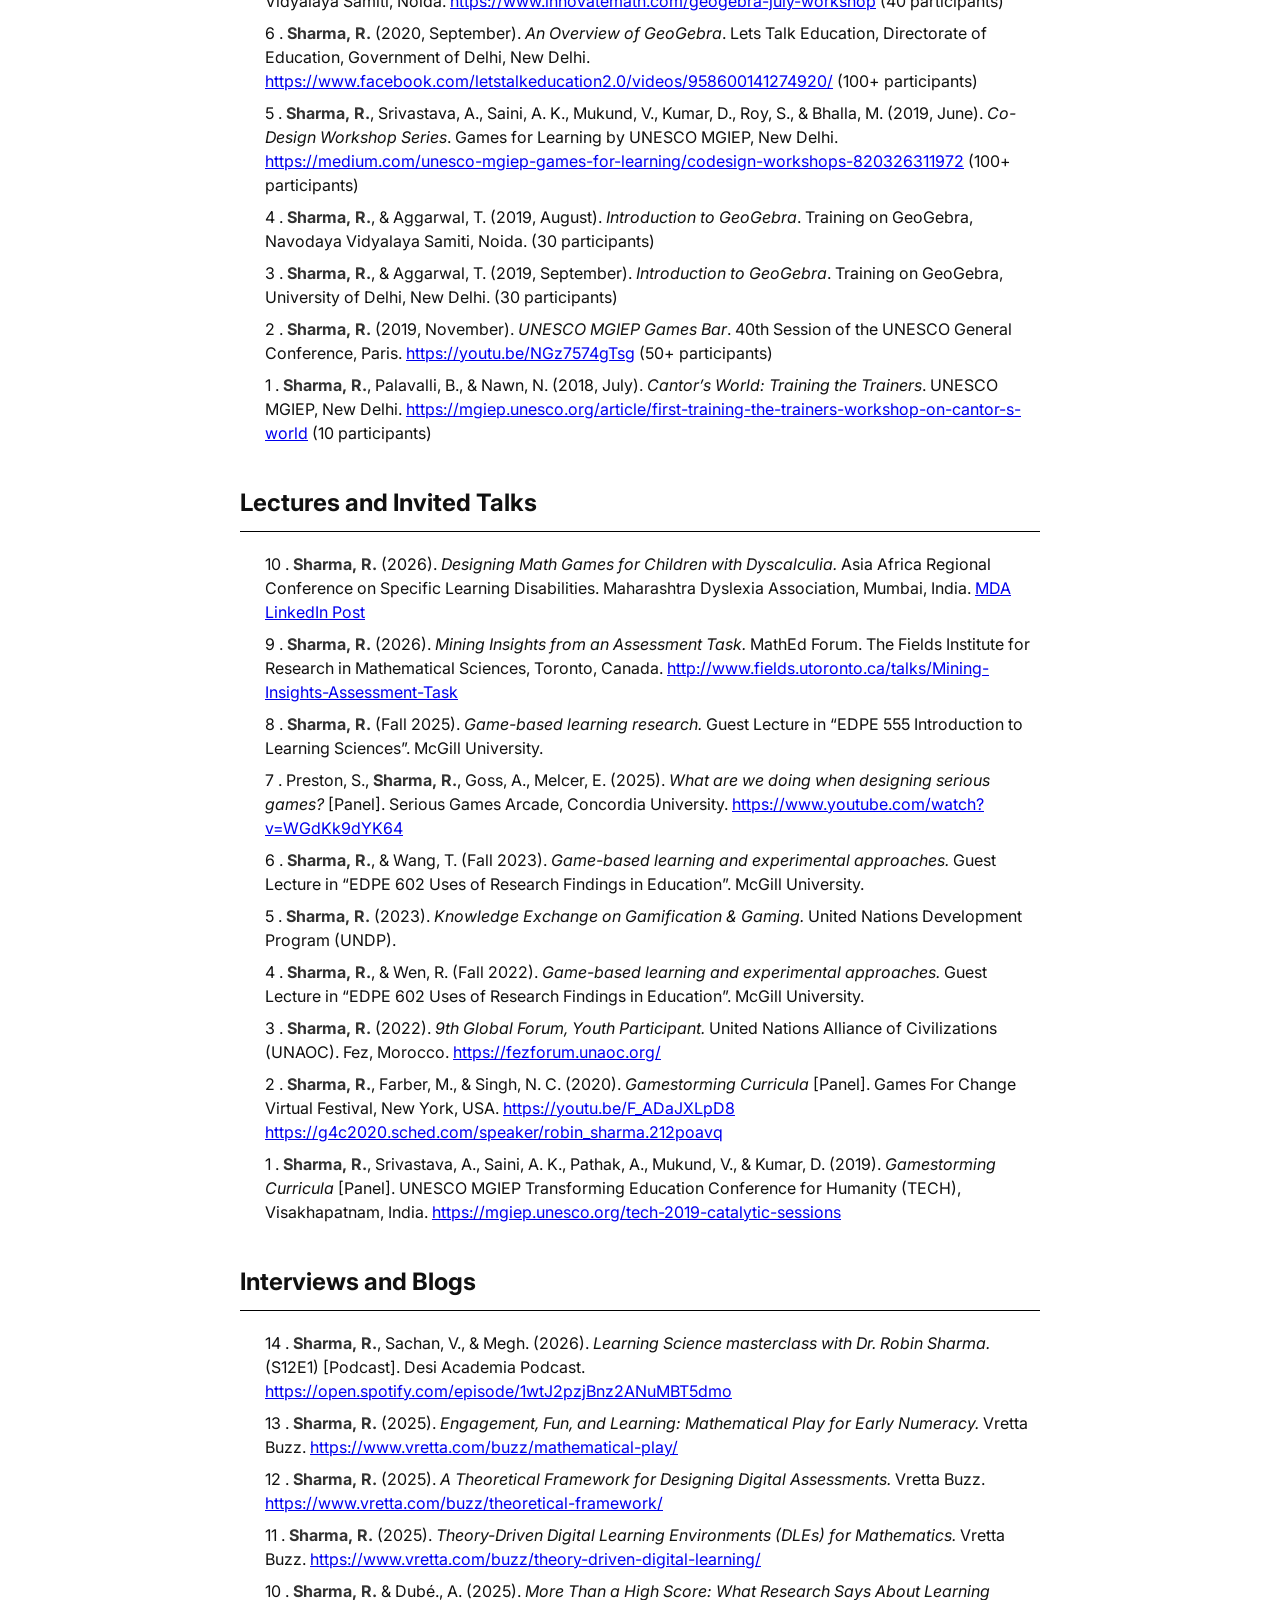
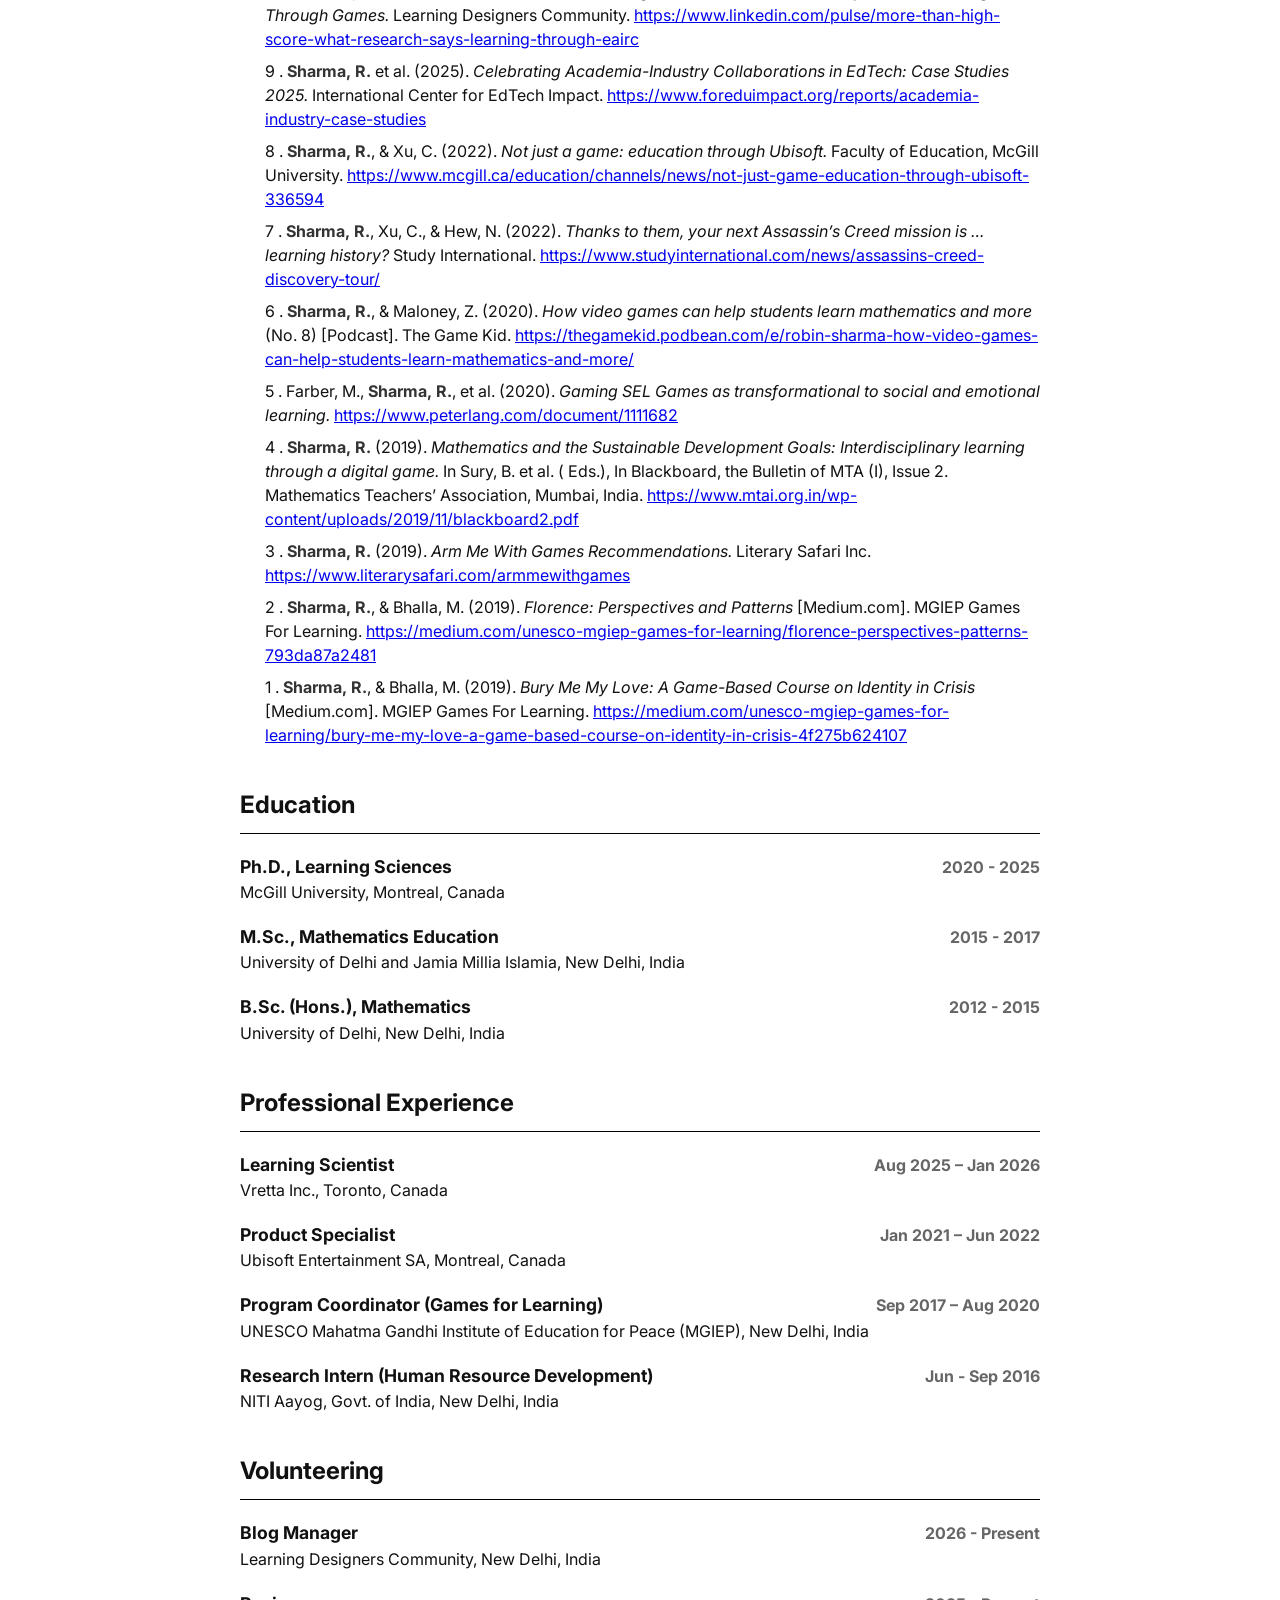
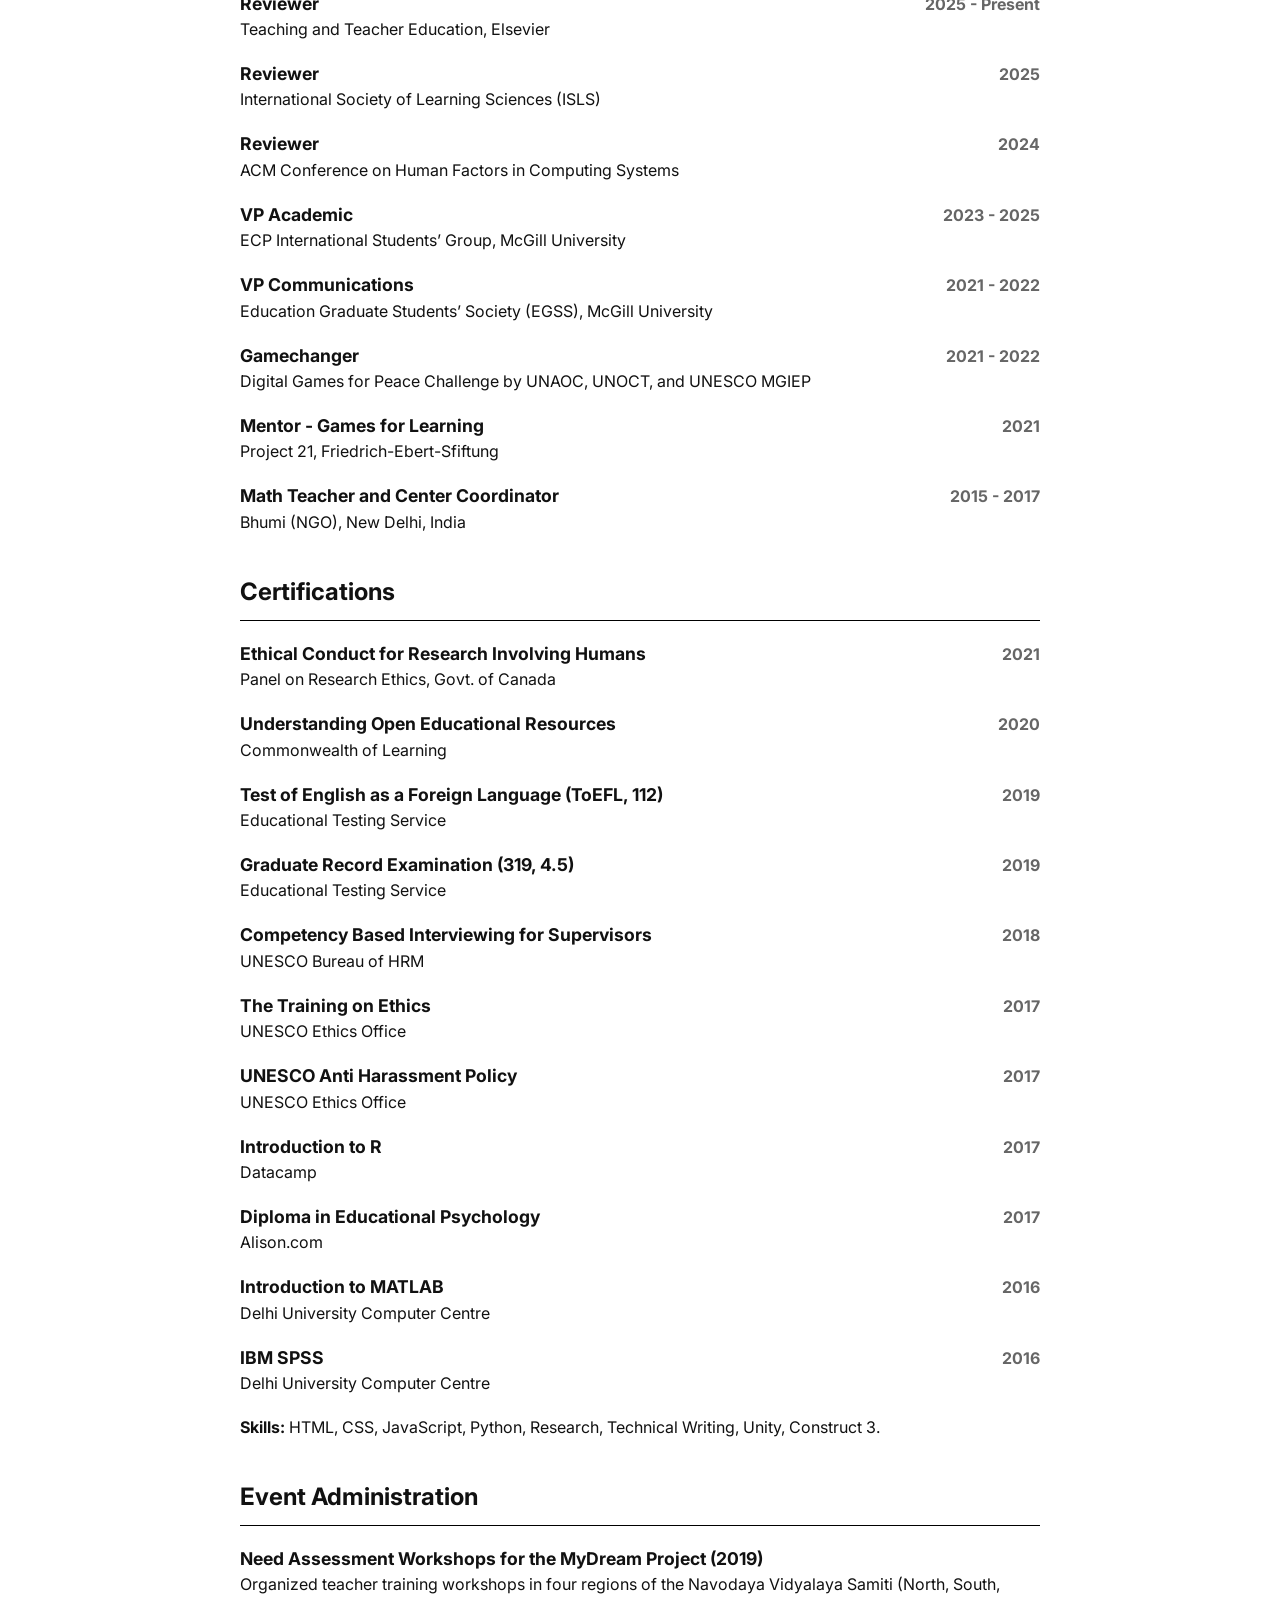
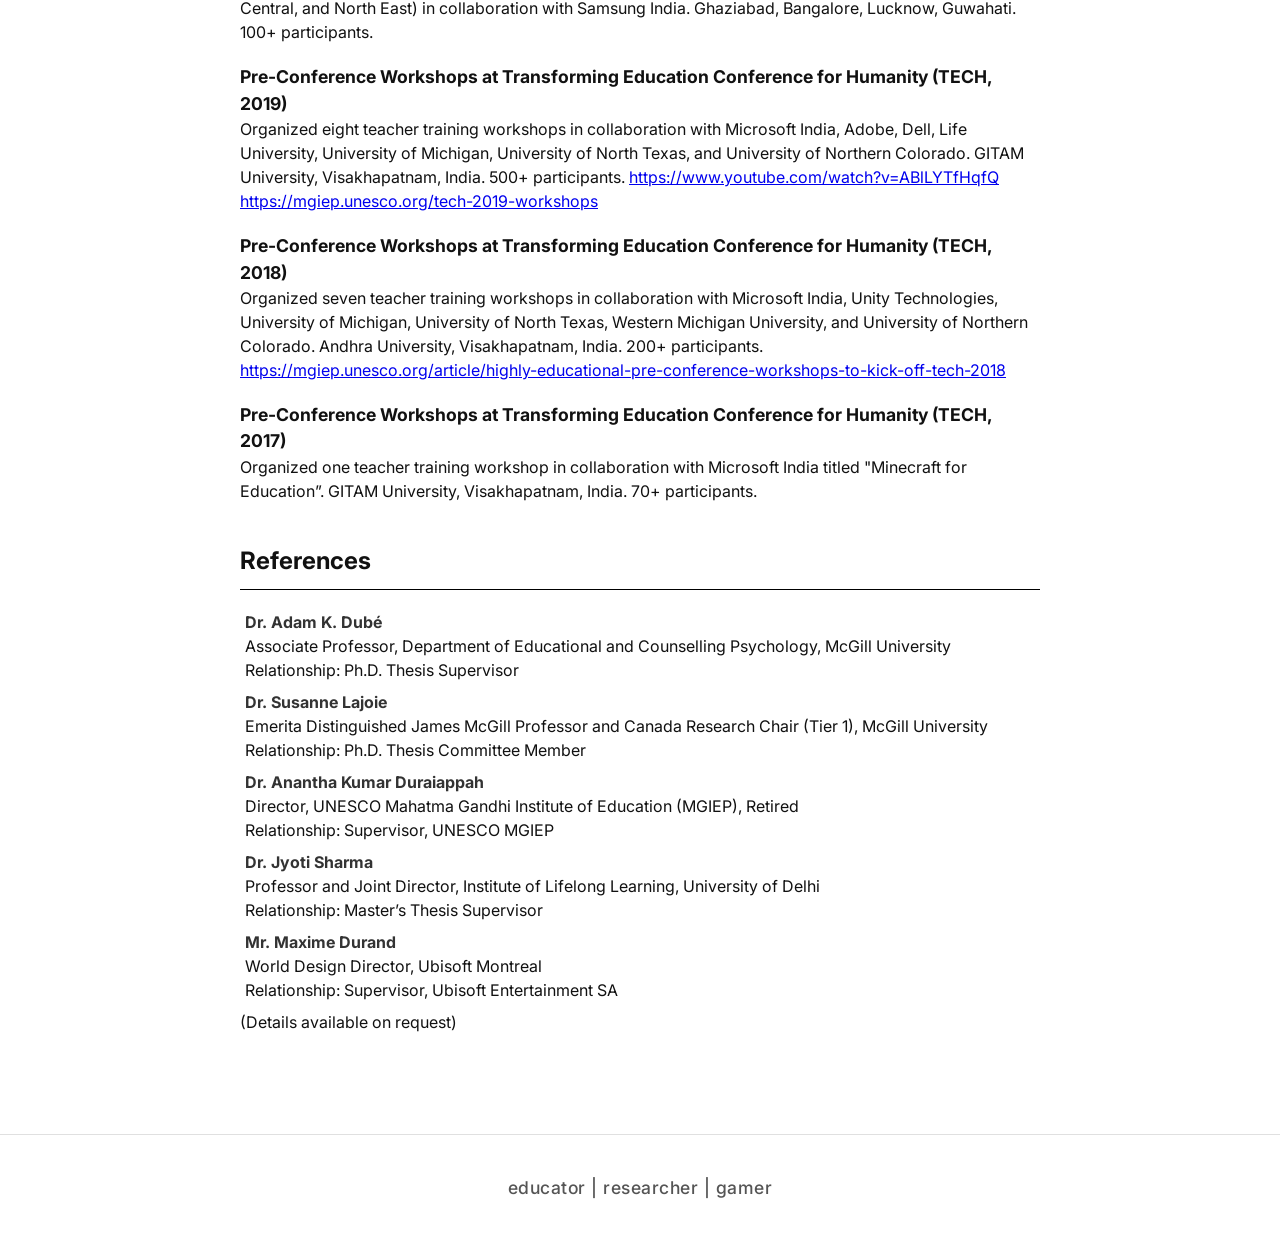
<file: cv.html>
<!DOCTYPE html>
<html lang="en">

<head>
    <meta charset="UTF-8">
    <meta name="viewport" content="width=device-width, initial-scale=1.0">
    <title>chaturbhujEd - Academic CV</title>
    <link rel="stylesheet" href="style.css">
    <link rel="preconnect" href="https://fonts.googleapis.com">
    <link rel="preconnect" href="https://fonts.gstatic.com" crossorigin>
    <link href="https://fonts.googleapis.com/css2?family=Inter:wght@400;500;600;700;800&display=swap" rel="stylesheet">
</head>

<body>

    <header class="site-header">
        <div class="logo">
            <a href="index.html"
                style="text-decoration:none; color:inherit; display:flex; align-items:center; gap:8px;">
                <span class="logo-icon">🔷</span> chaturbhujEd
            </a>
        </div>
        <nav class="site-nav">
            <a href="about.html" class="nav-link">About</a>
            <a href="activities.html" class="nav-link">Activities</a>
            <a href="projects.html" class="nav-link">Projects</a>
            <a href="cv.html" class="nav-link active">Academic CV</a>
        </nav>
    </header>

    <main id="main-content">

        <section id="cv" class="page-section">
            <div class="cv-container">
                <h1>Robin Sharma - Academic CV</h1>


                <div class="cv-section">
                    <h2>Funding</h2>

                    <h3>Grants</h3>
                    <ul class="cv-list">
                        <li>4 . <strong>Sharma, R.</strong> (2023). <i>Effectiveness of a game-based learning
                                environment
                                for high school geometry.</i> IDRC International Doctoral Research Award. Universities
                            Canada.
                            [CAD 20,000]</li>
                        <li>3 . <strong>Sharma, R.</strong> (2023). <i>Effectiveness of a game-based learning
                                environment
                                for high school geometry.</i> Graduate Mobility Award. Graduate and Postdoctoral
                            Studies, McGill
                            University. [CAD 5,900]</li>
                        <li>2 . <strong>Sharma, R.</strong>, Bhardwaj, S., Madriz, F. V., Konishi, C. (2023). <i>Write,
                                Cite, and Shine: Academic Writing Essentials.</i> Graduate Engagement Fund. Graduate &
                            Postdoctoral Studies, McGill University. [CAD 1,500]</li>
                        <li>1 . <strong>Sharma, R.</strong>, Xu, C., & Dubé, A. (2020-21). <i>Creating and testing
                                teacher
                                curriculum guides for Ubisoft’s Discovery Tour games.</i> Social Innovation Fund Award.
                            Faculty
                            of Education, McGill University. [CAD 4,500]</li>
                    </ul>

                    <h3>Scholarships</h3>
                    <ul class="cv-list">
                        <li>7 . <strong>Sharma, R.</strong> (2022). <i>Creating and testing theory-based games for math
                                learning.</i> Doctoral Research Fellowship. Fonds de Recherche du Québec Société et
                            Culture, Government of Québec. <a
                                href="https://doi.org/10.69777/316540">https://doi.org/10.69777/316540</a> [CAD 79,333]
                        </li>
                        <li>6 . <strong>Sharma, R.</strong> (2022). Academic Excellence Award. Education Graduate
                            Students’ Society, McGill University. [CAD 750]</li>
                        <li>5 . <strong>Sharma, R.</strong> (2021). <i>Game-based math learning in schools.</i> The
                            Stansfield Award for School Based Classroom Research. Faculty of Education, McGill
                            University. [CAD 1,000]</li>
                        <li>4 . Dubé, A., Xu, C., & <strong>Sharma, R.</strong> (2020). <i>Creating and testing
                                effective teacher curriculum guides for the educational versions of Ubisoft’s Assassin’s
                                Creed games.</i> MITACS Accelerate Award and Ubisoft Montreal. <a
                                href="https://app.dimensions.ai/details/grant/grant.13960343">https://app.dimensions.ai/details/grant/grant.13960343</a>
                            [CAD 30,000]</li>
                        <li>3 . <strong>Sharma, R.</strong> (2020). Graduate Excellence Fellowship. Department of
                            Educational and Counselling Psychology, McGill University. [CAD 55,000]</li>
                        <li>2 . <strong>Sharma, R.</strong> (2020). Differential Fee Waiver. Department of Educational
                            and Counselling Psychology, McGill University. [CAD 12,500]</li>
                        <li>1 . <strong>Sharma, R.</strong> (2019). Junior Research Fellowship in Education. University
                            Grants Commission of India. [Declined]</li>
                    </ul>

                    <h3>Awards</h3>
                    <ul class="cv-list">
                        <li>9 . <strong>Sharma, R.</strong> (2025). Graduate Research Enhancement and Travel Award.
                            Department of Educational and Counselling Psychology, McGill University. [CAD 250]</li>
                        <li>8 . <strong>Sharma, R.</strong> (2024b). Graduate Research Enhancement and Travel Award.
                            Department of Educational and Counselling Psychology, McGill University. [CAD 200]</li>
                        <li>7 . <strong>Sharma, R.</strong> (2024a). Graduate Research Enhancement and Travel Award.
                            Department of Educational and Counselling Psychology, McGill University. [CAD 200]</li>
                        <li>6 . <strong>Sharma, R.</strong> (2024). Impact of narrative as an instructional feature on
                            adolescents’ understanding of geometry. Post Graduate Students’ Society Travel Award. McGill
                            University. [CAD 750]</li>
                        <li>5 . <strong>Sharma, R.</strong> (2022). Graduate Research Enhancement and Travel Award.
                            Department of Educational and Counselling Psychology, McGill University. [CAD 250]</li>
                        <li>4 . <strong>Sharma, R.</strong> (2018). Bhumi Earth Award. Bhumi (NGO), New Delhi.</li>
                        <li>3 . <strong>Sharma, R.</strong> (2018). University Gold Medal for Academic Excellence in
                            M.Sc. University of Delhi.</li>
                        <li>2 . <strong>Sharma, R.</strong> (2012). Best Outgoing Student, Batch of 2012. Ramjas School
                            Pusa Road.</li>
                        <li>1 . <strong>Sharma, R.</strong> (2011). 100% Attendance Award (6 years). Ramjas School Pusa
                            Road.</li>
                    </ul>

                    <h3>Unsuccessful</h3>
                    <ul class="cv-list">
                        <li>2 . <strong>Sharma, R.</strong> (2020). University Nomination Vanier SSHRC Canada
                            Graduate Scholarship. Graduate and Postdoctoral Studies, McGill University. [50,000 CAD]
                        </li>
                        <li>1 . <strong>Sharma, R.</strong> (2020). Faculty Nomination Tomlinson Doctoral
                            Fellowship. Faculty of Education, McGill University. [35,000 CAD]</li>
                    </ul>
                </div>

                <div class="cv-section">
                    <h2>Publications</h2>

                    <h3>Articles</h3>
                    <ul class="cv-list">
                        <li>9 . <strong>Sharma, R.</strong>, & Dubé, A. K. (under review). <i>GeometryBOX – A Theory
                                Driven
                                Approach for Math Games</i>. Mathematical Thinking and Learning.
                        </li>
                        <li>8 . <strong>Sharma, R.</strong>, Sharma, J., & Dubé, A. K. (under review). <i>Effects of
                                theory-based,
                                digital games with narrative on adolescents’ geometrical understanding and math
                                attitudes</i>. Journal of Computer Assisted Learning.
                        </li>
                        <li>7 . <strong>Sharma, R.</strong>, Tan, C., Gomez, D., Xu, C., & Dubé, A. K. (under review).
                            <i>Impact of Teachers’ Game-based Knowledge (TPACK-G) on their User Experience of a Digital
                                Curriculum Guide</i>. Technology, Pedagogy and Education.
                        </li>
                        <li>6 . <strong>Sharma, R.</strong>, & Dubé, A. K. (under review). <i>A systematic review of
                                intervention approaches and learning theories for building geometrical understanding of
                                adolescents</i>. Review of Education.</li>
                        <li>5 . <strong>Sharma, R.</strong>, Tan, C., Gomez, D., Xu, C., & Dubé, A. K. (2025).
                            <i>Guiding
                                teachers’ game-based learning: How user experience of a digital curriculum guide impacts
                                teachers’ self-efficacy and acceptance of educational games</i>. Teaching and Teacher
                            Education,
                            155, 104915. <a
                                href="https://doi.org/10.1016/j.tate.2024.104915">https://doi.org/10.1016/j.tate.2024.104915</a>
                        </li>
                        <li>4 . Huang, X., Ruiz-Segura, A., Chengyi, T., Wang, T., <strong>Sharma, R.</strong>, &
                            Lajoie, S. (2023). <i>Social Presence in Technology-Rich Learning Environments: How Real We
                                are
                                Feeling Connected and How Does It Matter for Learning?</i> Information and Learning
                            Science.
                            Emerald Publishing. <a
                                href="https://doi.org/10.1108/ILS-04-2023-0034">https://doi.org/10.1108/ILS-04-2023-0034</a>
                        </li>
                        <li>3 . Mukund, V., Sharma, M., Srivastva, A., <strong>Sharma, R.</strong>, Farber, M., & Singh,
                            N. C. (2022). <i>Effects of a digital game-based course in building adolescents’ knowledge
                                and
                                social-emotional competencies</i>. Games For Health. <a
                                href="https://doi.org/10.1089/g4h.2021.0138">https://doi.org/10.1089/g4h.2021.0138</a>
                        </li>
                        <li>2 . <strong>Sharma, R.</strong>, & Dubé, A. (2021). <i>Towards the use of commercial games
                                as
                                educational tools</i>. The Blue DOT, 13, 11–14. <a
                                href="https://unesdoc.unesco.org/ark:/48223/pf0000375559.locale=en">https://unesdoc.unesco.org/ark:/48223/pf0000375559.locale=en</a>
                        </li>
                        <li>1 . Singh, N., Pathak, A., <strong>Sharma, R.</strong>, Saini, A., Kumar, D., Srivastava,
                            A., & Mukund, V. (2020). <i>Game based courses—Exploring new paradigms in game based
                                learning.</i>
                            The Blue DOT, TECH 2019 Special Issue, 36–39. <a
                                href="https://unesdoc.unesco.org/ark:/48223/pf0000373711.locale=en">https://unesdoc.unesco.org/ark:/48223/pf0000373711.locale=en</a>
                        </li>
                    </ul>

                    <h3>Book chapters</h3>
                    <ul class="cv-list">
                        <li>4 . <strong>Sharma, R.</strong>, Dubé, A.K., & Singh, N.C., (under review). <i>An
                                Introduction to Theoretical Foundations of Learning for Designing and Integrating Math
                                Games</i>. Neuroscience, Mathematics, and Games.</li>
                        <li>3 . Xu, C., <strong>Sharma, R.</strong>, & Dubé, A. K. (2023). <i>Discovery Tour Curriculum
                                Guides to Improve Teachers’ Adoption of Serious Gaming</i>. In E. Champion & J.
                            Francisco
                            Hiriart Vera (Eds.), Assassin’s Creed in the Classroom History’s Playground or a Stab in
                            the Dark? (pp. 35–64). De Gruyter Oldenbourg. <a
                                href="https://doi.org/10.1515/9783111253275-003">https://doi.org/10.1515/9783111253275-003</a>
                        </li>
                        <li>2 . <strong>Sharma, R.</strong>, Lajoie, S., & Dubé, A. (2022). <i>Game design for
                                mathematics education</i>. In S. Selvamari & Sabeena P. S. (Eds.), Mathematics
                            Education:
                            Research and Innovations (pp. 25-37). APH Publishing Corporation. <a
                                href="https://www.researchgate.net/publication/364216710_Game_Design_for_Mathematics_Education">https://www.researchgate.net/publication/364216710_Game_Design_for_Mathematics_Education</a>
                        </li>
                        <li>1 . <strong>Sharma, R.</strong> (2018). <i>Digital games for mathematics: Spatial
                                learning</i>.
                            In V. K. Kanvaria (Ed.), ICT for education: A few concepts and researches (pp.
                            183–190).
                            New Delhi Publishers. <a
                                href="https://www.researchgate.net/publication/324675474_ICT_for_Education_A_few_Concepts_and_Researches">https://www.researchgate.net/publication/324675474_ICT_for_Education_A_few_Concepts_and_Researches</a>
                        </li>
                    </ul>

                    <h3>Policy reports</h3>
                    <ul class="cv-list">
                        <li>2 . Duraiappah, A., Mochizuki, Y., & <strong>Sharma, R.</strong> (2021). <i>Screen time and
                                learner well-being: The debate, the evidence and directions for future research and
                                policy</i> (p. 29). UNESCO Mahatma Gandhi Institute of Education for Peace and
                            Sustainable
                            Development. <a
                                href="https://unesdoc.unesco.org/ark:/48223/pf0000377895">https://unesdoc.unesco.org/ark:/48223/pf0000377895</a>
                        </li>
                        <li>1 . Hernandorena, Z., Gupta, A., <strong>Sharma, R.</strong>, Mukund, V., Dubé A,
                            Koivisto, S., & Vatsavayi, V. (2019). <i>Industry Guidelines on Digital Learning:
                                Discussion Draft</i> (p. 52). UNESCO MGIEP. <a
                                href="https://bit.ly/3gUbzFn">https://bit.ly/3gUbzFn</a></li>
                    </ul>

                    <h3>Proceedings</h3>
                    <ul class="cv-list">
                        <li>5 . <strong>Sharma, R.</strong> & Dubé, A. K. (2024). <i>A Systematic Review of Approaches
                                for Building Adolescents’ Geometrical Understanding</i>. In Lindgren, R., Asino, T. I.,
                            Kyza, E. A., Looi, C. K., Keifert, D. T., & Suárez, E. (Eds.), Proceedings of the 18th
                            International Conference of the Learning Sciences - ICLS 2024 (pp. 955-958).
                            International Society of the Learning Sciences. <a
                                href="http://dx.doi.org/10.22318/icls2024.318074">http://dx.doi.org/10.22318/icls2024.318074</a>
                        </li>
                        <li>4 . Xu, C., <strong>Sharma, R.</strong>, & Dubé, A. (2021). <i>Development of curriculum
                                guides for the Assassin’s Creed Discovery Tour games to enhance teachers’ adoption of
                                games for learning</i> [Abstract]. Technology, Mind & Society Conference, United States.
                            <a href="https://doi.org/10.1037/tms0000046">https://doi.org/10.1037/tms0000046</a>
                        </li>
                        <li>3 . <strong>Sharma, R.</strong>, & Ali, S. (2019). <i>Mathematics and Sustainable
                                Development Goals: An example of digital games-based learning</i>. 10th International
                            Mathematics Education and Society Conference (MES), University of Hyderabad, Hyderabad,
                            India. <a
                                href="http://dx.doi.org/10.13140/RG.2.2.19490.24007">http://dx.doi.org/10.13140/RG.2.2.19490.24007</a>
                        </li>
                        <li>2 . <strong>Sharma, R.</strong> (2019). <i>Dimension Destination: A digital game for
                                secondary school mathematics and the Sustainable Development Goals</i>. Proceedings of
                            the
                            Inaugural Conference of the Mathematics Teachers’ Association - India, 32–36. <a
                                href="https://www.mtai.org.in/wp-content/uploads/2018/12/Binder1.pdf">https://www.mtai.org.in/wp-content/uploads/2018/12/Binder1.pdf</a>
                        </li>
                        <li>1 . <strong>Sharma, R.</strong>, & Ali, S. (2018). <i>Embedding concepts of sustainability
                                in secondary school mathematics through games-based learning</i>. In M. Ciussi (Ed.),
                            Proceedings of the 12th European Conference on Games Based Learning (pp. 583–589).
                            Academic Conferences and Publishing International Limited. <a
                                href="https://www.proquest.com/docview/2131784719">https://www.proquest.com/docview/2131784719</a>
                        </li>
                    </ul>

                    <h3>Conference presentations</h3>
                    <ul class="cv-list">
                        <li>17 . <strong>Sharma, R.</strong> & Dubé, A. (2025). <i>Evaluating the effects of
                                digital math games on mathematical thinking</i>. XXVIIth ISM Graduate Student
                            Colloquium. Université du Québec à Montréal. <a
                                href="https://event.fourwaves.com/ism27/schedule/9cb053de-5f60-4894-a2a9-479fe45791b0">https://event.fourwaves.com/ism27/schedule/9cb053de-5f60-4894-a2a9-479fe45791b0</a>
                        </li>
                        <li>16 . <strong>Sharma, R.</strong> & Dubé, A. (2025). <i>Impact of theory-based digital
                                games on adolescents’ understanding of geometry</i> [Poster]. AIM (Assessment and
                            Instruction for Mathematics) Collective. Concordia University, Montreal.</li>
                        <li>15 . <strong>Sharma, R.</strong>, & Dubé, A. (2025). <i>Effects of theory-based,
                                narrative games on geometry learning among adolescents</i>. American Educational
                            Research Association Annual Meeting, Denver, USA. <a
                                href="https://doi.org/10.3102/2185335">https://doi.org/10.3102/2185335</a> <a
                                href="https://doi.org/10.3102/IP.25.2185335">https://doi.org/10.3102/IP.25.2185335</a>
                        </li>
                        <li>14 . <strong>Sharma, R.</strong>, Tan, C., Gomez, D., Xu, C. & Dubé, A. (2025).
                            <i>Teachers’ game-based knowledge and their user experience of curriculum guides for
                                digital games</i>. American Educational Research Association Annual Meeting, Denver,
                            USA. <a href="https://doi.org/10.3102/2184298">https://doi.org/10.3102/2184298</a> <a
                                href="https://doi.org/10.3102/IP.25.2184298">https://doi.org/10.3102/IP.25.2184298</a>
                        </li>
                        <li>13 . <strong>Sharma, R.</strong>, & Dubé, A. (2024). <i>Impact of “narrative” as an
                                instructional feature on adolescents’ understanding of geometry</i>. 34th Annual Meeting
                            of the Canadian Society for Brain, Behaviour and Cognitive Science, University of
                            Alberta, Edmonton. <a
                                href="https://www.csbbcs.org/meetings/2024-meeting">https://www.csbbcs.org/meetings/2024-meeting</a>
                        </li>
                        <li>12 . <strong>Sharma, R.</strong>, Tan, C., Gomez, D., Xu, C., & Dubé, A. (2024). <i>How
                                teachers’ user experience of digital curriculum resources impacts acceptance of
                                game-based learning and teaching</i>. American Educational Research Association Annual
                            Meeting, Philadelphia, USA. <a
                                href="https://doi.org/10.3102/2101522">https://doi.org/10.3102/2101522</a> <a
                                href="https://doi.org/10.3102/IP.24.2101522">https://doi.org/10.3102/IP.24.2101522</a>
                        </li>
                        <li>11 . Huang, X., Segura, A., Tan, C., Wang, T., <strong>Sharma, R.</strong>, &
                            Lajoie, S. (2023). <i>A Systematic Review of Social Presence in Technology-Rich
                                Learning Environments</i>. American Educational Research Association Annual Meeting,
                            Chicago. <a href="https://doi.org/10.3102/2007978">https://doi.org/10.3102/2007978</a> <a
                                href="https://doi.org/10.3102/IP.23.2007978">https://doi.org/10.3102/IP.23.2007978</a>
                        </li>
                        <li>10 . Xu, C., & <strong>Sharma, R.</strong> (2022). <i>Discovery Tour Game Curriculum
                                Guides for Teachers: Assassin’s Creed</i>. Antiquity in Media Studies Conference. <a
                                href="https://antiquityinmediastudies.wordpress.com/2022program/">https://antiquityinmediastudies.wordpress.com/2022program/</a>
                        </li>
                        <li>9 . <strong>Sharma, R.</strong> (2019). <i>World Rescue: Decision Making towards
                                Sustainability</i>. 7th International Educational Games Competition, Odense, Denmark.
                        </li>
                        <li>8 . <strong>Sharma, R.</strong> (2018). <i>Cantor’s World: A learning game for
                                understanding inter-linkages among sustainability, well-being and national growth
                                indicators</i>. UNESCO MGIEP Transforming Education Conference for Humanity (TECH),
                            Visakhapatnam, India.</li>
                        <li>7 . <strong>Sharma, R.</strong> (2018). <i>Digital Games for Mathematics Education: An
                                Example for Spatial Awareness</i>. International Conference on ICT for education. CIE,
                            University of Delhi, Delhi, India.</li>
                        <li>6 . Ali, S., <strong>Sharma, R.</strong>, Panwar, K., & Chamoli, S. (2017). <i>Play and
                                purpose in serious game design with examples</i>. UNESCO MGIEP Transforming Education
                            Conference for Humanity (TECH). Visakhapatnam, India. <a
                                href="https://www.researchgate.net/publication/384473130_Play_and_Purpose_in_Serious_Game_Design_with_Examples">https://www.researchgate.net/publication/384473130_Play_and_Purpose_in_Serious_Game_Design_with_Examples</a>
                        </li>
                        <li>5 . <strong>Sharma, R.</strong> (2017). <i>Using MATLAB as an effective resource in
                                mathematics classroom</i>. National Conference on ICT in Education, Regional Institute
                            of Education, National Council of Educational Research and Training, Mysuru, India.
                            <a
                                href="https://www.researchgate.net/publication/384472853_Using_MATLAB_as_an_effective_resource_in_Math_Classroom">https://www.researchgate.net/publication/384472853_Using_MATLAB_as_an_effective_resource_in_Math_Classroom</a>
                        </li>
                        <li>4 . <strong>Sharma, R.</strong> (2017). <i>Visualizing math concepts through hands-on
                                approach</i>. National Conference on Quality Education in the Present Educational
                            Scenario, Regional Institute of Education, National Council of Educational Research
                            and Training, Shillong, India.</li>
                        <li>3 . <strong>Sharma, R.</strong> (2017). <i>Digital games for Mathematics Education: An
                                example for spatial awareness</i>. National Conference on Mathematics Education,
                            Regional Institute of Education, National Council of Educational Research and
                            Training, Shillong, India.</li>
                        <li>2 . <strong>Sharma, R.</strong>, & Aggarwal, T. (2016). <i>Visualizing linear
                                transformations: A hands-on approach</i>. National Conference on Mathematics Education,
                            Regional Institute of Education, National Council of Educational Research and
                            Training, Bhubaneswar, India. <a
                                href="https://www.researchgate.net/publication/384472936_Visualizing_Linear_Transformations_-_A_Hands-on_Approach">https://www.researchgate.net/publication/384472936_Visualizing_Linear_Transformations_-_A_Hands-on_Approach</a>
                        </li>
                        <li>1 . <strong>Sharma, R.</strong> (2015). <i>Teaching mathematics through sports</i>. 50th
                            Annual Conference of The Association of Mathematics Teachers of India, Hindustan
                            University, Chennai, India.</li>
                    </ul>
                </div>

                <div class="cv-section">
                    <h2>Learning Environments</h2>
                    <ul class="cv-list">
                        <li>11 . <strong>Sharma, R.</strong>, & Dubé, A. (2024). GeometryBOX [JavaScript; Construct 3].
                            <a href="https://chaturbhuj.itch.io/geometryna">https://chaturbhuj.itch.io/geometryna</a>
                        </li>
                        <li>10 . Xu, C., <strong>Sharma, R.</strong>, & Dubé, A. (2022). Discovery Tour Viking Age:
                            Curriculum Guide. Ubisoft and McGill University. <a
                                href="https://www.ubisoft.com/en-us/game/assassins-creed/discovery-tour/curriculum-guide/viking-age">https://www.ubisoft.com/en-us/game/assassins-creed/discovery-tour/curriculum-guide/viking-age</a>
                        </li>
                        <li>9 . Xu, C., <strong>Sharma, R.</strong>, & Dubé, A. (2022). Discovery Tour Ancient Egypt:
                            Curriculum Guide. Ubisoft and McGill University. <a
                                href="https://www.ubisoft.com/en-us/game/assassins-creed/discovery-tour/curriculum-guide/ancient-egypt">https://www.ubisoft.com/en-us/game/assassins-creed/discovery-tour/curriculum-guide/ancient-egypt</a>
                        </li>
                        <li>8 . Xu, C., <strong>Sharma, R.</strong>, & Dubé, A. (2021). Discovery Tour Ancient Greece:
                            Curriculum Guide. Ubisoft and McGill University. <a
                                href="https://www.ubisoft.com/en-us/game/assassins-creed/discovery-tour/curriculum-guide/ancient-greece">https://www.ubisoft.com/en-us/game/assassins-creed/discovery-tour/curriculum-guide/ancient-greece</a>
                        </li>
                        <li>7 . Rautela, R., Pathak, A., <strong>Sharma, R.</strong>, & Saini, A. (2020). Pandemics.
                            UNESCO MGIEP. <a
                                href="https://framerspace.com/courses/pandemic">https://framerspace.com/courses/pandemic</a>
                        </li>
                        <li>6 . <strong>Sharma, R.</strong>, & Saini, A. K. (2019). This War of Mine Course. UNESCO
                            MGIEP. <a
                                href="https://framerspace.com/course/warofmine">https://framerspace.com/course/warofmine</a>
                        </li>
                        <li>5 . <strong>Sharma, R.</strong>, & Bhalla, M. (2019). Florence: Perspectives and Patterns.
                            UNESCO MGIEP. <a
                                href="https://framerspace.com/courses/florence">https://framerspace.com/courses/florence</a>
                        </li>
                        <li>4 . <strong>Sharma, R.</strong> (2019). World Rescue: Decision Making towards
                            Sustainability. UNESCO MGIEP. <a
                                href="https://www.framerspace.com/course/worldrescue?cid=5c873470ba1da745b2bc4958">https://www.framerspace.com/course/worldrescue?cid=5c873470ba1da745b2bc4958</a>
                        </li>
                        <li>3 . <strong>Sharma, R.</strong> & Bhalla, M. (2019). Bury Me, My Love: Identity in Crisis.
                            UNESCO MGIEP. <a
                                href="https://www.framerspace.com/course/bmml?cid=5d271a859c51fc5a157c0b8f">https://www.framerspace.com/course/bmml?cid=5d271a859c51fc5a157c0b8f</a>
                        </li>
                        <li>2 . <strong>Sharma, R.</strong>, Nawn, N., & Duraiappah, A. K. (2018). Curriculum Framework
                            for Cantor’s World (p. 16)
                            [Curriculum Guide]. UNESCO MGIEP. <a
                                href="https://bit.ly/33YxQOI">https://bit.ly/33YxQOI</a></li>
                        <li>1 . <strong>Sharma, R.</strong>, & Ali, S. (2018). Dimension Destination [C#; Unity].</li>
                        <li>0 . <strong>Sharma, R.</strong> (2022, Winter). Introduction to Game-based Learning. EDPH
                            689, Teaching and Learning in Higher Education, McGill University.</li>
                    </ul>
                </div>

                <div class="cv-section">
                    <h2>Workshops</h2>
                    <ul class="cv-list">
                        <li>13 . <strong>Sharma, R.</strong>, Parveen, N., Gupta, R. (2026). <i>Designing Purposeful
                                Math Games.</i> Cluster Innovation Centre, University of Delhi,
                            India.
                            (100 teachers)</li>
                        <li>12 . <strong>Sharma, R.</strong> (2023). <i>Introduction to SPSS.</i> University of Delhi,
                            India.
                            (20 participants)</li>
                        <li>11 . <strong>Sharma, R.</strong>, Rao, A., Mukund, V., Kacmaz, G., & Dubé, A. (2022).
                            <i>Playing to Learn.</i> UNESCO MGIEP, New Delhi. <a
                                href="https://mgiep.unesco.org/article/playing-to-learn">https://mgiep.unesco.org/article/playing-to-learn</a>
                            (50 participants)
                        </li>
                        <li>10 . Xu, C., & <strong>Sharma, R.</strong> (2022). <i>Discovery Tour: Curriculum
                                Resources.</i>
                            Trafalgar School for Girls, Montreal. (10 participants)</li>
                        <li>9 . Xu, C., & <strong>Sharma, R.</strong> (2022). <i>Discovery Tour: Curriculum
                                Resources.</i>
                            Digital Schoolhouse Ingenuity Day. <a
                                href="https://www.eventbrite.co.uk/e/digital-schoolhouse-ingenuity-day-tickets-224674155447">https://www.eventbrite.co.uk/e/digital-schoolhouse-ingenuity-day-tickets-224674155447</a>
                            (10 participants)</li>
                        <li>8 . <strong>Sharma, R.</strong>, & Ur-Rehman, S. (2020, August). <i>Introduction to
                                GeoGebra</i>.
                            Training On GeoGebra, Navodaya Vidyalaya Samiti, Noida. <a
                                href="https://www.innovatemath.com/geogebra-july-workshop">https://www.innovatemath.com/geogebra-july-workshop</a>
                            (30 participants)
                        </li>
                        <li>7 . <strong>Sharma, R.</strong>, & Aggarwal, T. (2020, July). <i>Introduction to
                                GeoGebra</i>.
                            Training On GeoGebra, Navodaya Vidyalaya Samiti, Noida. <a
                                href="https://www.innovatemath.com/geogebra-july-workshop">https://www.innovatemath.com/geogebra-july-workshop</a>
                            (40 participants)
                        </li>
                        <li>6 . <strong>Sharma, R.</strong> (2020, September). <i>An Overview of GeoGebra</i>. Lets Talk
                            Education, Directorate of Education, Government of Delhi, New Delhi. <a
                                href="https://www.facebook.com/letstalkeducation2.0/videos/958600141274920/">https://www.facebook.com/letstalkeducation2.0/videos/958600141274920/</a>
                            (100+ participants)
                        </li>
                        <li>5 . <strong>Sharma, R.</strong>, Srivastava, A., Saini, A. K., Mukund, V., Kumar, D., Roy,
                            S., & Bhalla, M. (2019, June). <i>Co-Design Workshop Series</i>. Games for Learning by
                            UNESCO
                            MGIEP, New Delhi. <a
                                href="https://medium.com/unesco-mgiep-games-for-learning/codesign-workshops-820326311972">https://medium.com/unesco-mgiep-games-for-learning/codesign-workshops-820326311972</a>
                            (100+ participants)
                        </li>
                        <li>4 . <strong>Sharma, R.</strong>, & Aggarwal, T. (2019, August). <i>Introduction to
                                GeoGebra</i>.
                            Training on GeoGebra, Navodaya Vidyalaya Samiti, Noida. (30 participants)</li>
                        <li>3 . <strong>Sharma, R.</strong>, & Aggarwal, T. (2019, September). <i>Introduction to
                                GeoGebra</i>.
                            Training on GeoGebra, University of Delhi, New Delhi. (30 participants)</li>
                        <li>2 . <strong>Sharma, R.</strong> (2019, November). <i>UNESCO MGIEP Games Bar</i>. 40th
                            Session of
                            the UNESCO General Conference, Paris. <a
                                href="https://youtu.be/NGz7574gTsg">https://youtu.be/NGz7574gTsg</a>
                            (50+ participants)
                        </li>
                        <li>1 . <strong>Sharma, R.</strong>, Palavalli, B., & Nawn, N. (2018, July). <i>Cantor’s World:
                                Training the Trainers</i>. UNESCO MGIEP, New Delhi. <a
                                href="https://mgiep.unesco.org/article/first-training-the-trainers-workshop-on-cantor-s-world">https://mgiep.unesco.org/article/first-training-the-trainers-workshop-on-cantor-s-world</a>
                            (10 participants)
                        </li>
                    </ul>
                </div>

                <div class="cv-section">
                    <h2>Lectures and Invited Talks</h2>
                    <ul class="cv-list">
                        <li>10 . <strong>Sharma, R.</strong> (2026). <i>Designing Math Games for Children with
                                Dyscalculia.</i>
                            Asia Africa Regional Conference on Specific Learning Disabilities. Maharashtra Dyslexia
                            Association, Mumbai, India. <a
                                href="https://www.linkedin.com/posts/act4dyslexia-learningthroughplay-educationinnovation-share-7448741928407330816-lx7J">MDA
                                LinkedIn Post</a>
                        </li>
                        <li>9 . <strong>Sharma, R.</strong> (2026). <i>Mining Insights from an Assessment Task.</i>
                            MathEd Forum. The Fields Institute for Research in Mathematical Sciences, Toronto, Canada.
                            <a
                                href="http://www.fields.utoronto.ca/talks/Mining-Insights-Assessment-Task">http://www.fields.utoronto.ca/talks/Mining-Insights-Assessment-Task</a>
                        </li>
                        <li>8 . <strong>Sharma, R.</strong> (Fall 2025). <i>Game-based learning research.</i> Guest
                            Lecture in
                            “EDPE 555 Introduction to Learning Sciences”. McGill University.</li>
                        <li>7 . Preston, S., <strong>Sharma, R.</strong>, Goss, A., Melcer, E. (2025). <i>What are we
                                doing
                                when designing serious games?</i> [Panel]. Serious Games Arcade, Concordia
                            University. <a
                                href="https://www.youtube.com/watch?v=WGdKk9dYK64">https://www.youtube.com/watch?v=WGdKk9dYK64</a>
                        </li>
                        <li>6 . <strong>Sharma, R.</strong>, & Wang, T. (Fall 2023). <i>Game-based learning and
                                experimental approaches.</i> Guest Lecture in “EDPE 602 Uses of Research Findings in
                            Education”.
                            McGill University.</li>
                        <li>5 . <strong>Sharma, R.</strong> (2023). <i>Knowledge Exchange on Gamification & Gaming.</i>
                            United
                            Nations Development Program (UNDP).</li>
                        <li>4 . <strong>Sharma, R.</strong>, & Wen, R. (Fall 2022). <i>Game-based learning and
                                experimental
                                approaches.</i> Guest Lecture in “EDPE 602 Uses of Research Findings in Education”.
                            McGill
                            University.</li>
                        <li>3 . <strong>Sharma, R.</strong> (2022). <i>9th Global Forum, Youth Participant.</i> United
                            Nations
                            Alliance of Civilizations (UNAOC). Fez, Morocco. <a
                                href="https://fezforum.unaoc.org/">https://fezforum.unaoc.org/</a></li>
                        <li>2 . <strong>Sharma, R.</strong>, Farber, M., & Singh, N. C. (2020). <i>Gamestorming
                                Curricula</i>
                            [Panel]. Games For Change Virtual Festival, New York, USA. <a
                                href="https://youtu.be/F_ADaJXLpD8">https://youtu.be/F_ADaJXLpD8</a> <a
                                href="https://g4c2020.sched.com/speaker/robin_sharma.212poavq">https://g4c2020.sched.com/speaker/robin_sharma.212poavq</a>
                        </li>
                        <li>1 . <strong>Sharma, R.</strong>, Srivastava, A., Saini, A. K., Pathak, A., Mukund, V., &
                            Kumar, D. (2019). <i>Gamestorming Curricula</i> [Panel]. UNESCO MGIEP Transforming
                            Education Conference for Humanity (TECH), Visakhapatnam, India. <a
                                href="https://mgiep.unesco.org/tech-2019-catalytic-sessions">https://mgiep.unesco.org/tech-2019-catalytic-sessions</a>
                        </li>
                    </ul>
                </div>

                <div class="cv-section">
                    <h2>Interviews and Blogs</h2>
                    <ul class="cv-list">
                        <li>14 . <strong>Sharma, R.</strong>, Sachan, V., & Megh. (2026). <i>Learning Science
                                masterclass with Dr. Robin Sharma.</i> (S12E1) [Podcast]. Desi Academia Podcast. <a
                                href="https://open.spotify.com/episode/1wtJ2pzjBnz2ANuMBT5dmo">https://open.spotify.com/episode/1wtJ2pzjBnz2ANuMBT5dmo</a>
                        </li>
                        <li>13 . <strong>Sharma, R.</strong> (2025). <i>Engagement, Fun, and Learning: Mathematical Play
                                for Early Numeracy.</i> Vretta Buzz. <a
                                href="https://www.vretta.com/buzz/mathematical-play/">https://www.vretta.com/buzz/mathematical-play/</a>
                        </li>
                        <li>12 . <strong>Sharma, R.</strong> (2025). <i>A Theoretical Framework for Designing Digital
                                Assessments.</i> Vretta Buzz. <a
                                href="https://www.vretta.com/buzz/theoretical-framework/">https://www.vretta.com/buzz/theoretical-framework/</a>
                        </li>
                        <li>11 . <strong>Sharma, R.</strong> (2025). <i>Theory-Driven Digital Learning Environments
                                (DLEs)
                                for Mathematics.</i> Vretta Buzz. <a
                                href="https://www.vretta.com/buzz/theory-driven-digital-learning/">https://www.vretta.com/buzz/theory-driven-digital-learning/</a>
                        </li>
                        <li>10 . <strong>Sharma, R.</strong> & Dubé., A. (2025). <i>More Than a High Score: What
                                Research
                                Says About Learning Through Games.</i> Learning Designers Community. <a
                                href="https://www.linkedin.com/pulse/more-than-high-score-what-research-says-learning-through-eairc">https://www.linkedin.com/pulse/more-than-high-score-what-research-says-learning-through-eairc</a>
                        </li>
                        <li>9 . <strong>Sharma, R.</strong> et al. (2025). <i>Celebrating Academia-Industry
                                Collaborations
                                in EdTech: Case Studies 2025.</i> International Center for EdTech Impact. <a
                                href="https://www.foreduimpact.org/reports/academia-industry-case-studies">https://www.foreduimpact.org/reports/academia-industry-case-studies</a>
                        </li>
                        <li>8 . <strong>Sharma, R.</strong>, & Xu, C. (2022). <i>Not just a game: education through
                                Ubisoft.</i> Faculty of Education, McGill University. <a
                                href="https://www.mcgill.ca/education/channels/news/not-just-game-education-through-ubisoft-336594">https://www.mcgill.ca/education/channels/news/not-just-game-education-through-ubisoft-336594</a>
                        </li>
                        <li>7 . <strong>Sharma, R.</strong>, Xu, C., & Hew, N. (2022). <i>Thanks to them, your next
                                Assassin’s Creed mission is … learning history?</i> Study International. <a
                                href="https://www.studyinternational.com/news/assassins-creed-discovery-tour/">https://www.studyinternational.com/news/assassins-creed-discovery-tour/</a>
                        </li>
                        <li>6 . <strong>Sharma, R.</strong>, & Maloney, Z. (2020). <i>How video games can help students
                                learn mathematics and more</i> (No. 8) [Podcast]. The Game Kid. <a
                                href="https://thegamekid.podbean.com/e/robin-sharma-how-video-games-can-help-students-learn-mathematics-and-more/">https://thegamekid.podbean.com/e/robin-sharma-how-video-games-can-help-students-learn-mathematics-and-more/</a>
                        </li>
                        <li>5 . Farber, M., <strong>Sharma, R.</strong>, et al. (2020). <i>Gaming SEL Games as
                                transformational to social and emotional learning.</i> <a
                                href="https://www.peterlang.com/document/1111682">https://www.peterlang.com/document/1111682</a>
                        </li>
                        <li>4 . <strong>Sharma, R.</strong> (2019). <i>Mathematics and the Sustainable Development
                                Goals:
                                Interdisciplinary learning through a digital game.</i> In Sury, B. et al. ( Eds.), In
                            Blackboard,
                            the Bulletin of MTA (I), Issue 2. Mathematics Teachers’ Association, Mumbai, India. <a
                                href="https://www.mtai.org.in/wp-content/uploads/2019/11/blackboard2.pdf">https://www.mtai.org.in/wp-content/uploads/2019/11/blackboard2.pdf</a>
                        </li>
                        <li>3 . <strong>Sharma, R.</strong> (2019). <i>Arm Me With Games Recommendations.</i> Literary
                            Safari
                            Inc. <a
                                href="https://www.literarysafari.com/armmewithgames">https://www.literarysafari.com/armmewithgames</a>
                        </li>
                        <li>2 . <strong>Sharma, R.</strong>, & Bhalla, M. (2019). <i>Florence: Perspectives and
                                Patterns</i>
                            [Medium.com]. MGIEP Games For Learning. <a
                                href="https://medium.com/unesco-mgiep-games-for-learning/florence-perspectives-patterns-793da87a2481">https://medium.com/unesco-mgiep-games-for-learning/florence-perspectives-patterns-793da87a2481</a>
                        </li>
                        <li>1 . <strong>Sharma, R.</strong>, & Bhalla, M. (2019). <i>Bury Me My Love: A Game-Based
                                Course
                                on Identity in Crisis</i> [Medium.com]. MGIEP Games For Learning. <a
                                href="https://medium.com/unesco-mgiep-games-for-learning/bury-me-my-love-a-game-based-course-on-identity-in-crisis-4f275b624107">https://medium.com/unesco-mgiep-games-for-learning/bury-me-my-love-a-game-based-course-on-identity-in-crisis-4f275b624107</a>
                        </li>
                    </ul>
                </div>

                <div class="cv-section">
                    <h2>Education</h2>
                    <div class="cv-item" style="display: block;">
                        <div style="display: flex; justify-content: space-between; align-items: baseline;">
                            <h3 style="margin: 0;">Ph.D., Learning Sciences</h3>
                            <div class="cv-date" style="min-width: auto;">2020 - 2025</div>
                        </div>
                        <p>McGill University, Montreal, Canada</p>
                    </div>
                    <div class="cv-item" style="display: block;">
                        <div style="display: flex; justify-content: space-between; align-items: baseline;">
                            <h3 style="margin: 0;">M.Sc., Mathematics Education</h3>
                            <div class="cv-date" style="min-width: auto;">2015 - 2017</div>
                        </div>
                        <p>University of Delhi and Jamia Millia Islamia, New Delhi, India</p>
                    </div>
                    <div class="cv-item" style="display: block;">
                        <div style="display: flex; justify-content: space-between; align-items: baseline;">
                            <h3 style="margin: 0;">B.Sc. (Hons.), Mathematics</h3>
                            <div class="cv-date" style="min-width: auto;">2012 - 2015</div>
                        </div>
                        <p>University of Delhi, New Delhi, India</p>
                    </div>
                </div>

                <div class="cv-section">
                    <h2>Professional Experience</h2>
                    <div class="cv-item" style="display: block;">
                        <div style="display: flex; justify-content: space-between; align-items: baseline;">
                            <h3 style="margin: 0;">Learning Scientist</h3>
                            <div class="cv-date" style="min-width: auto;">Aug 2025 – Jan 2026</div>
                        </div>
                        <p>Vretta Inc., Toronto, Canada</p>
                    </div>
                    <div class="cv-item" style="display: block;">
                        <div style="display: flex; justify-content: space-between; align-items: baseline;">
                            <h3 style="margin: 0;">Product Specialist</h3>
                            <div class="cv-date" style="min-width: auto;">Jan 2021 – Jun 2022</div>
                        </div>
                        <p>Ubisoft Entertainment SA, Montreal, Canada</p>
                    </div>
                    <div class="cv-item" style="display: block;">
                        <div style="display: flex; justify-content: space-between; align-items: baseline;">
                            <h3 style="margin: 0;">Program Coordinator (Games for Learning)</h3>
                            <div class="cv-date" style="min-width: auto;">Sep 2017 – Aug 2020</div>
                        </div>
                        <p>UNESCO Mahatma Gandhi Institute of Education for Peace (MGIEP), New Delhi, India</p>
                    </div>
                    <div class="cv-item" style="display: block;">
                        <div style="display: flex; justify-content: space-between; align-items: baseline;">
                            <h3 style="margin: 0;">Research Intern (Human Resource Development)</h3>
                            <div class="cv-date" style="min-width: auto;">Jun - Sep 2016</div>
                        </div>
                        <p>NITI Aayog, Govt. of India, New Delhi, India</p>
                    </div>
                </div>

                <div class="cv-section">
                    <h2>Volunteering</h2>
                    <div class="cv-item" style="display: block;">
                        <div style="display: flex; justify-content: space-between; align-items: baseline;">
                            <h3 style="margin: 0;">Blog Manager</h3>
                            <div class="cv-date" style="min-width: auto;">2026 - Present</div>
                        </div>
                        <p>Learning Designers Community, New Delhi, India</p>
                    </div>
                    <div class="cv-item" style="display: block;">
                        <div style="display: flex; justify-content: space-between; align-items: baseline;">
                            <h3 style="margin: 0;">Reviewer</h3>
                            <div class="cv-date" style="min-width: auto;">2025 - Present</div>
                        </div>
                        <p>Teaching and Teacher Education, Elsevier</p>
                    </div>
                    <div class="cv-item" style="display: block;">
                        <div style="display: flex; justify-content: space-between; align-items: baseline;">
                            <h3 style="margin: 0;">Reviewer</h3>
                            <div class="cv-date" style="min-width: auto;">2025</div>
                        </div>
                        <p>International Society of Learning Sciences (ISLS)</p>
                    </div>
                    <div class="cv-item" style="display: block;">
                        <div style="display: flex; justify-content: space-between; align-items: baseline;">
                            <h3 style="margin: 0;">Reviewer</h3>
                            <div class="cv-date" style="min-width: auto;">2024</div>
                        </div>
                        <p>ACM Conference on Human Factors in Computing Systems
                        </p>
                    </div>
                    <div class="cv-item" style="display: block;">
                        <div style="display: flex; justify-content: space-between; align-items: baseline;">
                            <h3 style="margin: 0;">VP Academic</h3>
                            <div class="cv-date" style="min-width: auto;">2023 - 2025</div>
                        </div>
                        <p>ECP International Students’ Group, McGill University</p>
                    </div>
                    <div class="cv-item" style="display: block;">
                        <div style="display: flex; justify-content: space-between; align-items: baseline;">
                            <h3 style="margin: 0;">VP Communications</h3>
                            <div class="cv-date" style="min-width: auto;">2021 - 2022</div>
                        </div>
                        <p>Education Graduate Students’ Society (EGSS), McGill University</p>
                    </div>
                    <div class="cv-item" style="display: block;">
                        <div style="display: flex; justify-content: space-between; align-items: baseline;">
                            <h3 style="margin: 0;">Gamechanger</h3>
                            <div class="cv-date" style="min-width: auto;">2021 - 2022</div>
                        </div>
                        <p>Digital Games for Peace Challenge by UNAOC, UNOCT, and UNESCO MGIEP</p>
                    </div>
                    <div class="cv-item" style="display: block;">
                        <div style="display: flex; justify-content: space-between; align-items: baseline;">
                            <h3 style="margin: 0;">Mentor - Games for Learning</h3>
                            <div class="cv-date" style="min-width: auto;">2021</div>
                        </div>
                        <p>Project 21, Friedrich-Ebert-Sfiftung</p>
                    </div>
                    <div class="cv-item" style="display: block;">
                        <div style="display: flex; justify-content: space-between; align-items: baseline;">
                            <h3 style="margin: 0;">Math Teacher and Center Coordinator</h3>
                            <div class="cv-date" style="min-width: auto;">2015 - 2017</div>
                        </div>
                        <p>Bhumi (NGO), New Delhi, India</p>
                    </div>
                </div>

                <div class="cv-section">
                    <h2>Certifications</h2>
                    <div class="cv-item" style="display: block;">
                        <div style="display: flex; justify-content: space-between; align-items: baseline;">
                            <h3 style="margin: 0;">Ethical Conduct for Research Involving Humans</h3>
                            <div class="cv-date" style="min-width: auto;">2021</div>
                        </div>
                        <p>Panel on Research Ethics, Govt. of Canada</p>
                    </div>
                    <div class="cv-item" style="display: block;">
                        <div style="display: flex; justify-content: space-between; align-items: baseline;">
                            <h3 style="margin: 0;">Understanding Open Educational Resources</h3>
                            <div class="cv-date" style="min-width: auto;">2020</div>
                        </div>
                        <p>Commonwealth of Learning</p>
                    </div>
                    <div class="cv-item" style="display: block;">
                        <div style="display: flex; justify-content: space-between; align-items: baseline;">
                            <h3 style="margin: 0;">Test of English as a Foreign Language (ToEFL, 112)</h3>
                            <div class="cv-date" style="min-width: auto;">2019</div>
                        </div>
                        <p>Educational Testing Service</p>
                    </div>
                    <div class="cv-item" style="display: block;">
                        <div style="display: flex; justify-content: space-between; align-items: baseline;">
                            <h3 style="margin: 0;">Graduate Record Examination (319, 4.5)</h3>
                            <div class="cv-date" style="min-width: auto;">2019</div>
                        </div>
                        <p>Educational Testing Service</p>
                    </div>
                    <div class="cv-item" style="display: block;">
                        <div style="display: flex; justify-content: space-between; align-items: baseline;">
                            <h3 style="margin: 0;">Competency Based Interviewing for Supervisors</h3>
                            <div class="cv-date" style="min-width: auto;">2018</div>
                        </div>
                        <p>UNESCO Bureau of HRM</p>
                    </div>
                    <div class="cv-item" style="display: block;">
                        <div style="display: flex; justify-content: space-between; align-items: baseline;">
                            <h3 style="margin: 0;">The Training on Ethics</h3>
                            <div class="cv-date" style="min-width: auto;">2017</div>
                        </div>
                        <p>UNESCO Ethics Office</p>
                    </div>
                    <div class="cv-item" style="display: block;">
                        <div style="display: flex; justify-content: space-between; align-items: baseline;">
                            <h3 style="margin: 0;">UNESCO Anti Harassment Policy</h3>
                            <div class="cv-date" style="min-width: auto;">2017</div>
                        </div>
                        <p>UNESCO Ethics Office</p>
                    </div>
                    <div class="cv-item" style="display: block;">
                        <div style="display: flex; justify-content: space-between; align-items: baseline;">
                            <h3 style="margin: 0;">Introduction to R</h3>
                            <div class="cv-date" style="min-width: auto;">2017</div>
                        </div>
                        <p>Datacamp</p>
                    </div>
                    <div class="cv-item" style="display: block;">
                        <div style="display: flex; justify-content: space-between; align-items: baseline;">
                            <h3 style="margin: 0;">Diploma in Educational Psychology</h3>
                            <div class="cv-date" style="min-width: auto;">2017</div>
                        </div>
                        <p>Alison.com</p>
                    </div>
                    <div class="cv-item" style="display: block;">
                        <div style="display: flex; justify-content: space-between; align-items: baseline;">
                            <h3 style="margin: 0;">Introduction to MATLAB</h3>
                            <div class="cv-date" style="min-width: auto;">2016</div>
                        </div>
                        <p>Delhi University Computer Centre</p>
                    </div>
                    <div class="cv-item" style="display: block;">
                        <div style="display: flex; justify-content: space-between; align-items: baseline;">
                            <h3 style="margin: 0;">IBM SPSS</h3>
                            <div class="cv-date" style="min-width: auto;">2016</div>
                        </div>
                        <p>Delhi University Computer Centre</p>
                    </div>
                    <p><strong>Skills:</strong> HTML, CSS, JavaScript, Python, Research, Technical Writing, Unity,
                        Construct 3.</p>
                </div>

                <div class="cv-section">
                    <h2>Event Administration</h2>
                    <div class="cv-item" style="display: block;">
                        <div style="display: flex; justify-content: space-between; align-items: baseline;">
                            <h3 style="margin: 0;">Need Assessment Workshops for the MyDream Project (2019)</h3>
                        </div>
                        <p>Organized teacher training workshops in four regions of the Navodaya Vidyalaya Samiti (North,
                            South, Central, and North East) in collaboration with Samsung India.
                            Ghaziabad, Bangalore, Lucknow, Guwahati. 100+ participants.</p>
                    </div>
                    <div class="cv-item" style="display: block;">
                        <div style="display: flex; justify-content: space-between; align-items: baseline;">
                            <h3 style="margin: 0;">Pre-Conference Workshops at Transforming Education Conference for
                                Humanity (TECH, 2019)</h3>
                        </div>
                        <p>Organized eight teacher training workshops in collaboration with Microsoft India, Adobe,
                            Dell, Life University, University of Michigan, University of North Texas, and University of
                            Northern Colorado.
                            GITAM University, Visakhapatnam, India. 500+ participants.
                            <a
                                href="https://www.youtube.com/watch?v=ABlLYTfHqfQ">https://www.youtube.com/watch?v=ABlLYTfHqfQ</a>
                            <a
                                href="https://mgiep.unesco.org/tech-2019-workshops">https://mgiep.unesco.org/tech-2019-workshops</a>
                        </p>
                    </div>
                    <div class="cv-item" style="display: block;">
                        <div style="display: flex; justify-content: space-between; align-items: baseline;">
                            <h3 style="margin: 0;">Pre-Conference Workshops at Transforming Education Conference for
                                Humanity (TECH, 2018)</h3>
                        </div>
                        <p>Organized seven teacher training workshops in collaboration with Microsoft India, Unity
                            Technologies, University of Michigan, University of North Texas, Western Michigan
                            University, and University of Northern Colorado.
                            Andhra University, Visakhapatnam, India. 200+ participants.
                            <a
                                href="https://mgiep.unesco.org/article/highly-educational-pre-conference-workshops-to-kick-off-tech-2018">https://mgiep.unesco.org/article/highly-educational-pre-conference-workshops-to-kick-off-tech-2018</a>
                        </p>
                    </div>
                    <div class="cv-item" style="display: block;">
                        <div style="display: flex; justify-content: space-between; align-items: baseline;">
                            <h3 style="margin: 0;">Pre-Conference Workshops at Transforming Education Conference for
                                Humanity (TECH, 2017)</h3>
                        </div>
                        <p>Organized one teacher training workshop in collaboration with Microsoft India titled
                            "Minecraft for Education”.
                            GITAM University, Visakhapatnam, India. 70+ participants.</p>
                    </div>
                </div>

                <div class="cv-section">
                    <h2>References</h2>
                    <ul class="cv-list" style="padding-left: 0;">
                        <li><strong>Dr. Adam K. Dubé</strong>
                            <p> Associate Professor, Department of Educational and
                                Counselling Psychology, McGill University</p>
                            <p>Relationship: Ph.D. Thesis Supervisor</p>
                        </li>
                        <li><strong>Dr. Susanne Lajoie</strong>
                            <p>Emerita Distinguished James McGill Professor and Canada
                                Research Chair (Tier 1), McGill University</p>
                            <p>Relationship: Ph.D. Thesis Committee Member</p>
                        </li>
                        <li><strong>Dr. Anantha Kumar Duraiappah</strong>
                            <p>Director, UNESCO Mahatma Gandhi Institute of
                                Education (MGIEP), Retired</p>
                            <p>Relationship: Supervisor, UNESCO MGIEP</p>
                        </li>
                        <li><strong>Dr. Jyoti Sharma</strong>
                            <p>Professor and Joint Director, Institute of Lifelong
                                Learning, University of Delhi</p>
                            <p>Relationship: Master’s Thesis Supervisor</p>
                        </li>
                        <li><strong>Mr. Maxime Durand</strong>
                            <p>World Design Director, Ubisoft Montreal</p>
                            <p>Relationship: Supervisor, Ubisoft Entertainment SA</p>
                        </li>
                        <p>(Details available on request)</p>
                    </ul>
                </div>
            </div>
        </section>

    </main>

    <footer class="site-footer">
        <div class="footer-content">
            educator | researcher | gamer
        </div>
    </footer>

    <script src="script.js"></script>
</body>

</html>
</file>
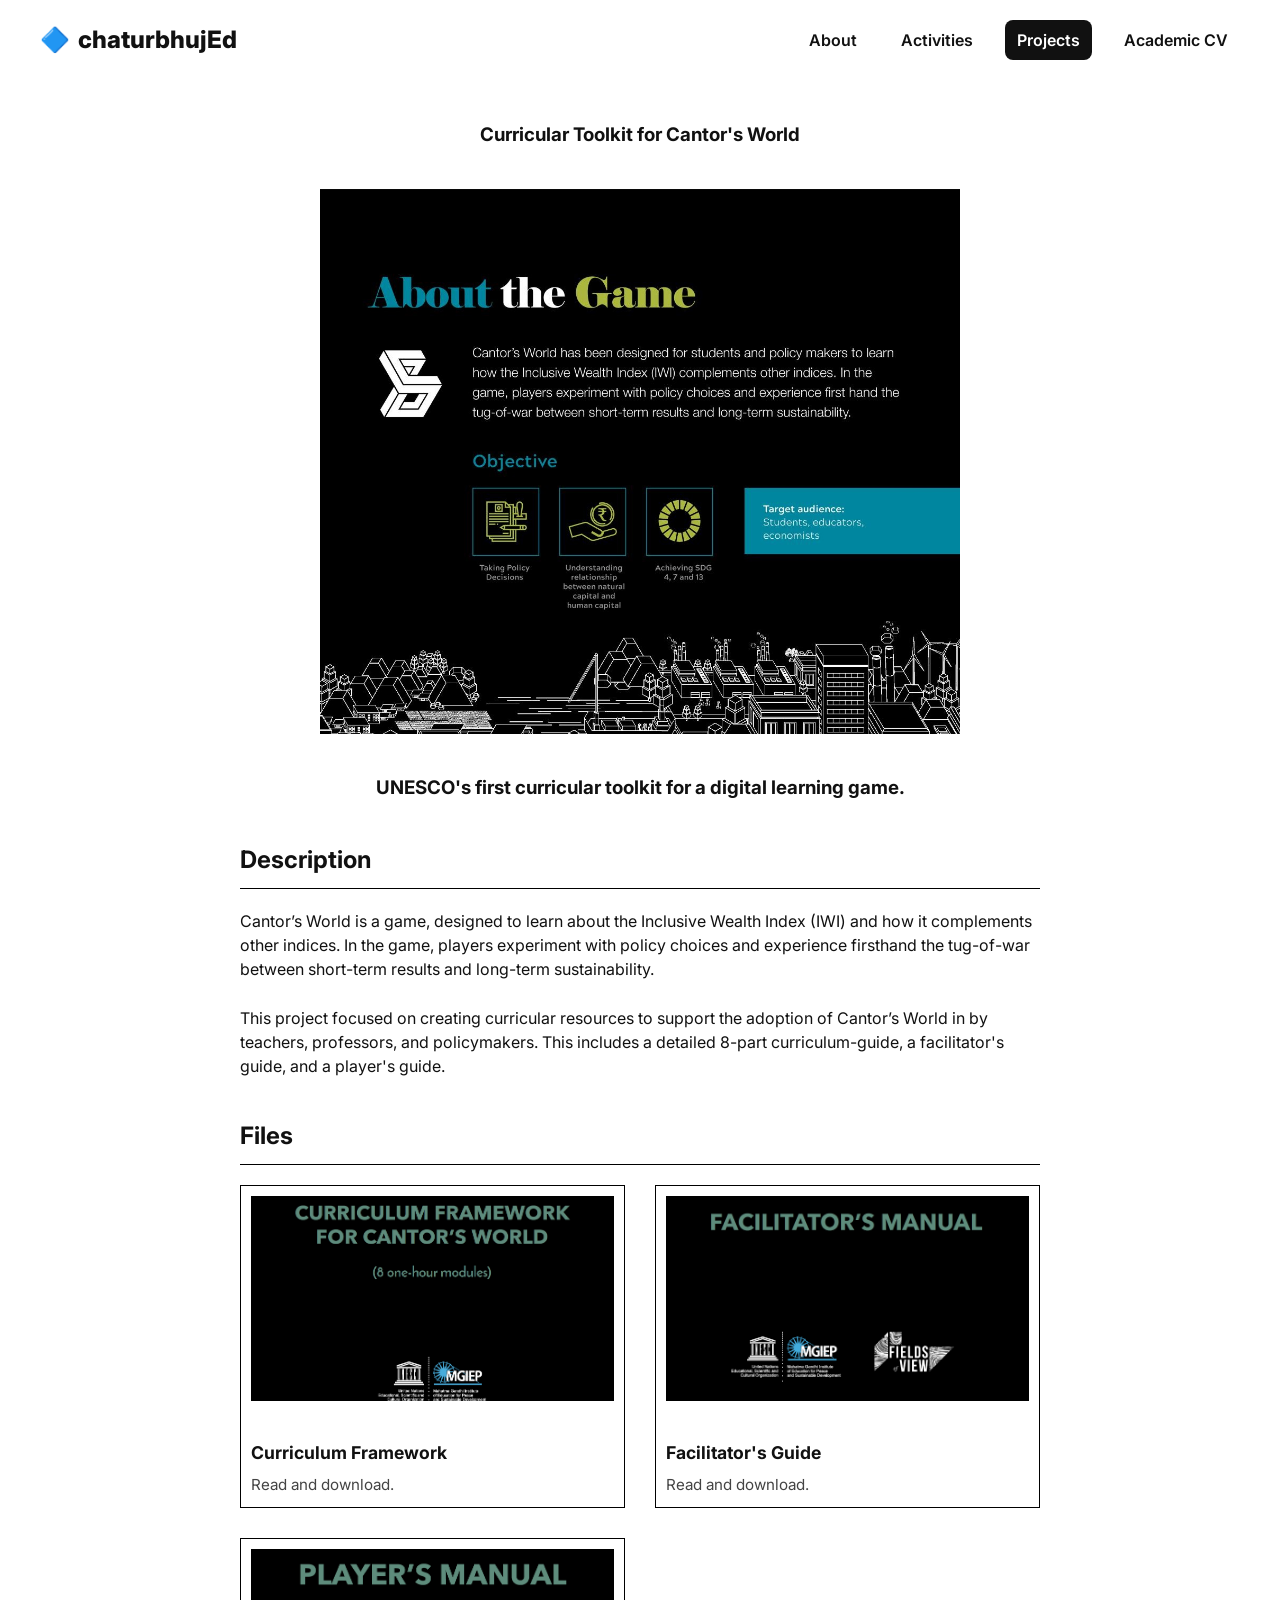
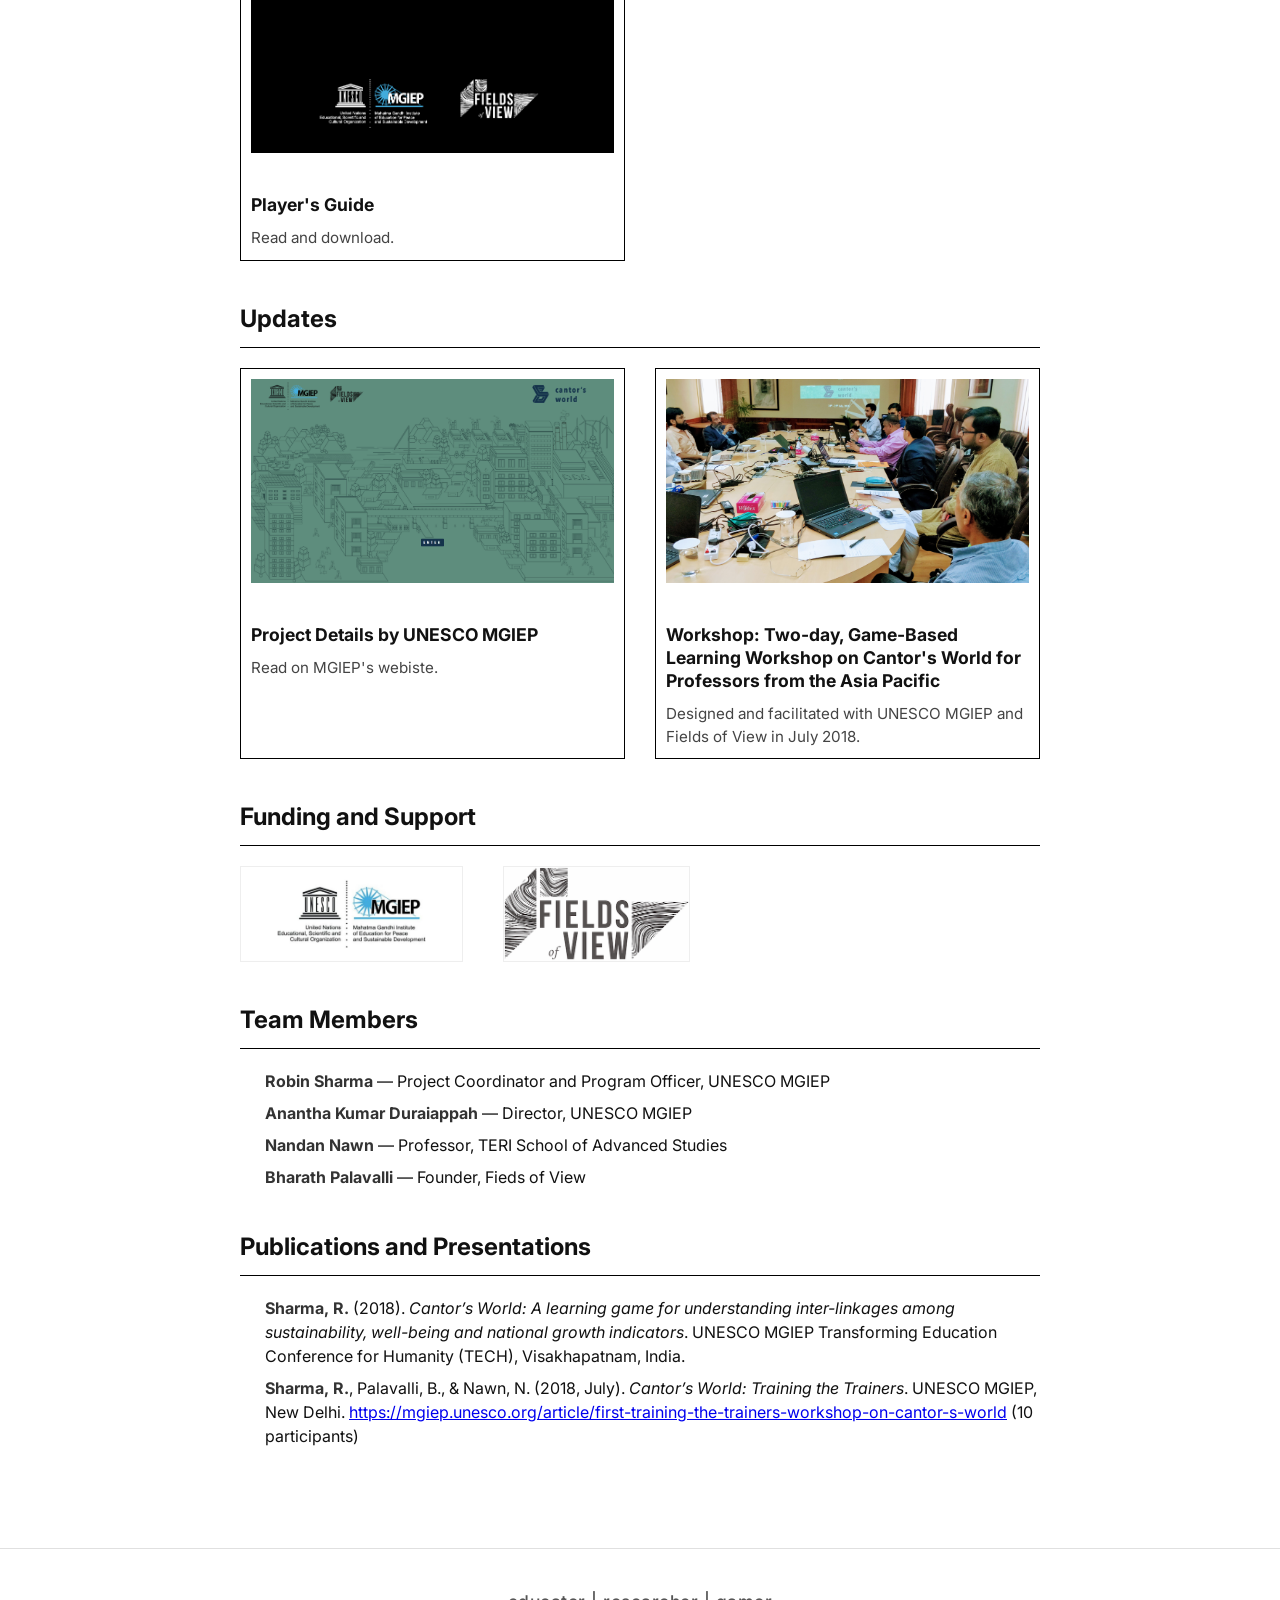
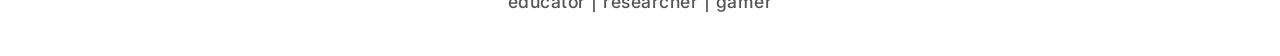
<file: project-CantorsWorld.html>
<!DOCTYPE html>
<html lang="en">

<head>
    <meta charset="UTF-8">
    <meta name="viewport" content="width=device-width, initial-scale=1.0">
    <title>DT Guides - chaturbhujEd</title>
    <link rel="stylesheet" href="style.css">
    <link rel="preconnect" href="https://fonts.googleapis.com">
    <link rel="preconnect" href="https://fonts.gstatic.com" crossorigin>
    <link href="https://fonts.googleapis.com/css2?family=Inter:wght@400;500;600;700;800&display=swap" rel="stylesheet">
</head>

<body>
    <header class="site-header">
        <div class="logo">
            <a href="index.html"
                style="text-decoration:none; color:inherit; display:flex; align-items:center; gap:8px;">
                <span class="logo-icon">🔷</span> chaturbhujEd
            </a>
        </div>
        <nav class="site-nav">
            <a href="about.html" class="nav-link">About</a>
            <a href="activities.html" class="nav-link">Activities</a>
            <a href="projects.html" class="nav-link active">Projects</a>
            <a href="https://docs.google.com/document/d/1rT6n0ILzIjwIK5z0yavcEdb-tZOFC500Auro90Noy_E/edit?usp=drive_link"
                class="nav-link">Academic CV</a>
        </nav>
    </header>
    <main id="main-content">
        <section class="page-section">

            <article class="cv-container">
                <h1>Curricular Toolkit for Cantor's World</h1>
                <img src="Cantor Game.jpg" alt="Cantor's World Game"
                    style="width: 80%; display: block; margin: 0 auto 40px auto;">
                <h3 style="margin-bottom: 40px; text-align: center;">UNESCO's first curricular toolkit for a digital
                    learning game. </h3>

                <section class="cv-section">
                    <h2>Description</h2>
                    <p style="margin-bottom: 25px;">
                        Cantor’s World is a game, designed to learn about the Inclusive Wealth Index (IWI) and how it
                        complements other indices. In the game, players experiment with policy choices and experience
                        firsthand the tug-of-war between short-term results and long-term sustainability.
                    </p>
                    <p style="margin-bottom: 25px;">
                        This project focused on creating curricular resources to support the adoption of Cantor’s World
                        in by teachers, professors, and policymakers. This includes a detailed 8-part curriculum-guide,
                        a facilitator's guide, and a player's guide.
                    </p>
                </section>
                <section class="cv-section">
                    <h2>Files</h2>
                    <div class="blog-grid">
                        <a href="Cantor Curriculum.pdf" target="_blank" rel="noopener noreferrer" class="blog-card"
                            style="text-decoration: none; color: inherit; display: block;">
                            <img src="CCurr.png" alt="Curriculum Framework" class="card-image">
                            <div class="card-content">
                                <h3>Curriculum Framework</h3>
                                <p>Read and download.</p>
                            </div>
                        </a>
                        <a href="Cantor Facilitator Manual.pdf" target="_blank" rel="noopener noreferrer"
                            class="blog-card" style="text-decoration: none; color: inherit; display: block;">
                            <img src="CFac.png" alt="Facilitator's Guide" class="card-image">
                            <div class="card-content">
                                <h3>Facilitator's Guide</h3>
                                <p>Read and download.</p>
                            </div>
                        </a>
                        <a href="Cantor Player Manual.pdf" target="_blank" rel="noopener noreferrer" class="blog-card"
                            style="text-decoration: none; color: inherit; display: block;">
                            <img src="CPlay.png" alt="Player's Guide" class="card-image">
                            <div class="card-content">
                                <h3>Player's Guide</h3>
                                <p>Read and download.</p>
                            </div>
                        </a>
                    </div>
                </section>
                <section class="cv-section">
                    <h2>Updates</h2>
                    <div class="blog-grid">
                        <a href="https://mgiep.unesco.org/article/cantor-s-world" class="blog-card"
                            style="text-decoration: none; color: inherit; display: block;">
                            <img src="Cantors Landing.png" alt="Cantor Game" class="card-image">
                            <div class="card-content">
                                <h3>Project Details by UNESCO MGIEP</h3>
                                <p>Read on MGIEP's webiste.</p>
                            </div>
                        </a>
                        <a href="https://mgiep.unesco.org/article/first-training-the-trainers-workshop-on-cantor-s-world"
                            class="blog-card" style="text-decoration: none; color: inherit; display: block;">
                            <img src="Cantor WS.png" alt="Cantor WS" class="card-image">
                            <div class="card-content">
                                <h3>Workshop: Two-day, Game-Based Learning Workshop on Cantor's World for Professors
                                    from
                                    the
                                    Asia Pacific</h3>
                                <p>Designed and facilitated with UNESCO MGIEP and Fields of View in July 2018.</p>
                            </div>
                        </a>
                    </div>
                </section>
                <section class="cv-section">
                    <h2>Funding and Support</h2>
                    <div class="social-links"
                        style="justify-content: flex-start; gap: 40px; margin-top: 20px; align-items: center;">
                        <img src="MGIEP Logo.jpg" alt="MGIEP" style="border: 1px solid #eee; height: 96px;">
                        <img src="Fields-of-View.jpg" alt="Fields-of-View"
                            style="border: 1px solid #eee; height: 96px;">
                    </div>
                </section>

                <section class="cv-section">
                    <h2>Team Members</h2>
                    <ul class="cv-list">
                        <li><a href="https://www.linkedin.com/in/robinsharmaedu"
                                style="text-decoration: none; color: inherit;"><strong>Robin Sharma</strong></a> —
                            Project Coordinator and Program Officer, UNESCO MGIEP</li>
                        <li><a href="https://www.linkedin.com/in/anantha-duraiappah-a5361219"
                                style="text-decoration: none; color: inherit;"><strong>Anantha Kumar
                                    Duraiappah</strong></a> —
                            Director, UNESCO MGIEP</li>
                        <li><a href="https://www.linkedin.com/in/nandan-nawn-aa7b0820a"
                                style="text-decoration: none; color: inherit;"><strong>Nandan Nawn</strong></a> —
                            Professor, TERI School of Advanced Studies</li>
                        <li><a href="https://www.linkedin.com/in/bharathmp"
                                style="text-decoration: none; color: inherit;"><strong>Bharath Palavalli</strong></a> —
                            Founder, Fieds of View</li>
                    </ul>
                </section>
                <section class="cv-section">
                    <h2>Publications and Presentations</h2>
                    <ul class="cv-list">
                        <li><strong>Sharma, R.</strong> (2018). <i>Cantor’s World: A learning game for
                                understanding inter-linkages among sustainability, well-being and national growth
                                indicators</i>. UNESCO MGIEP Transforming Education Conference for Humanity (TECH),
                            Visakhapatnam, India.</li>
                        <li><strong>Sharma, R.</strong>, Palavalli, B., & Nawn, N. (2018, July). <i>Cantor’s World:
                                Training the Trainers</i>. UNESCO MGIEP, New Delhi. <a
                                href="https://mgiep.unesco.org/article/first-training-the-trainers-workshop-on-cantor-s-world">https://mgiep.unesco.org/article/first-training-the-trainers-workshop-on-cantor-s-world</a>
                            (10 participants)
                        </li>
                    </ul>
                </section>
            </article>
        </section>
    </main>
    <footer class="site-footer">
        <div class="footer-content">
            educator | researcher | gamer
        </div>
    </footer>
</body>

</html>
</file>
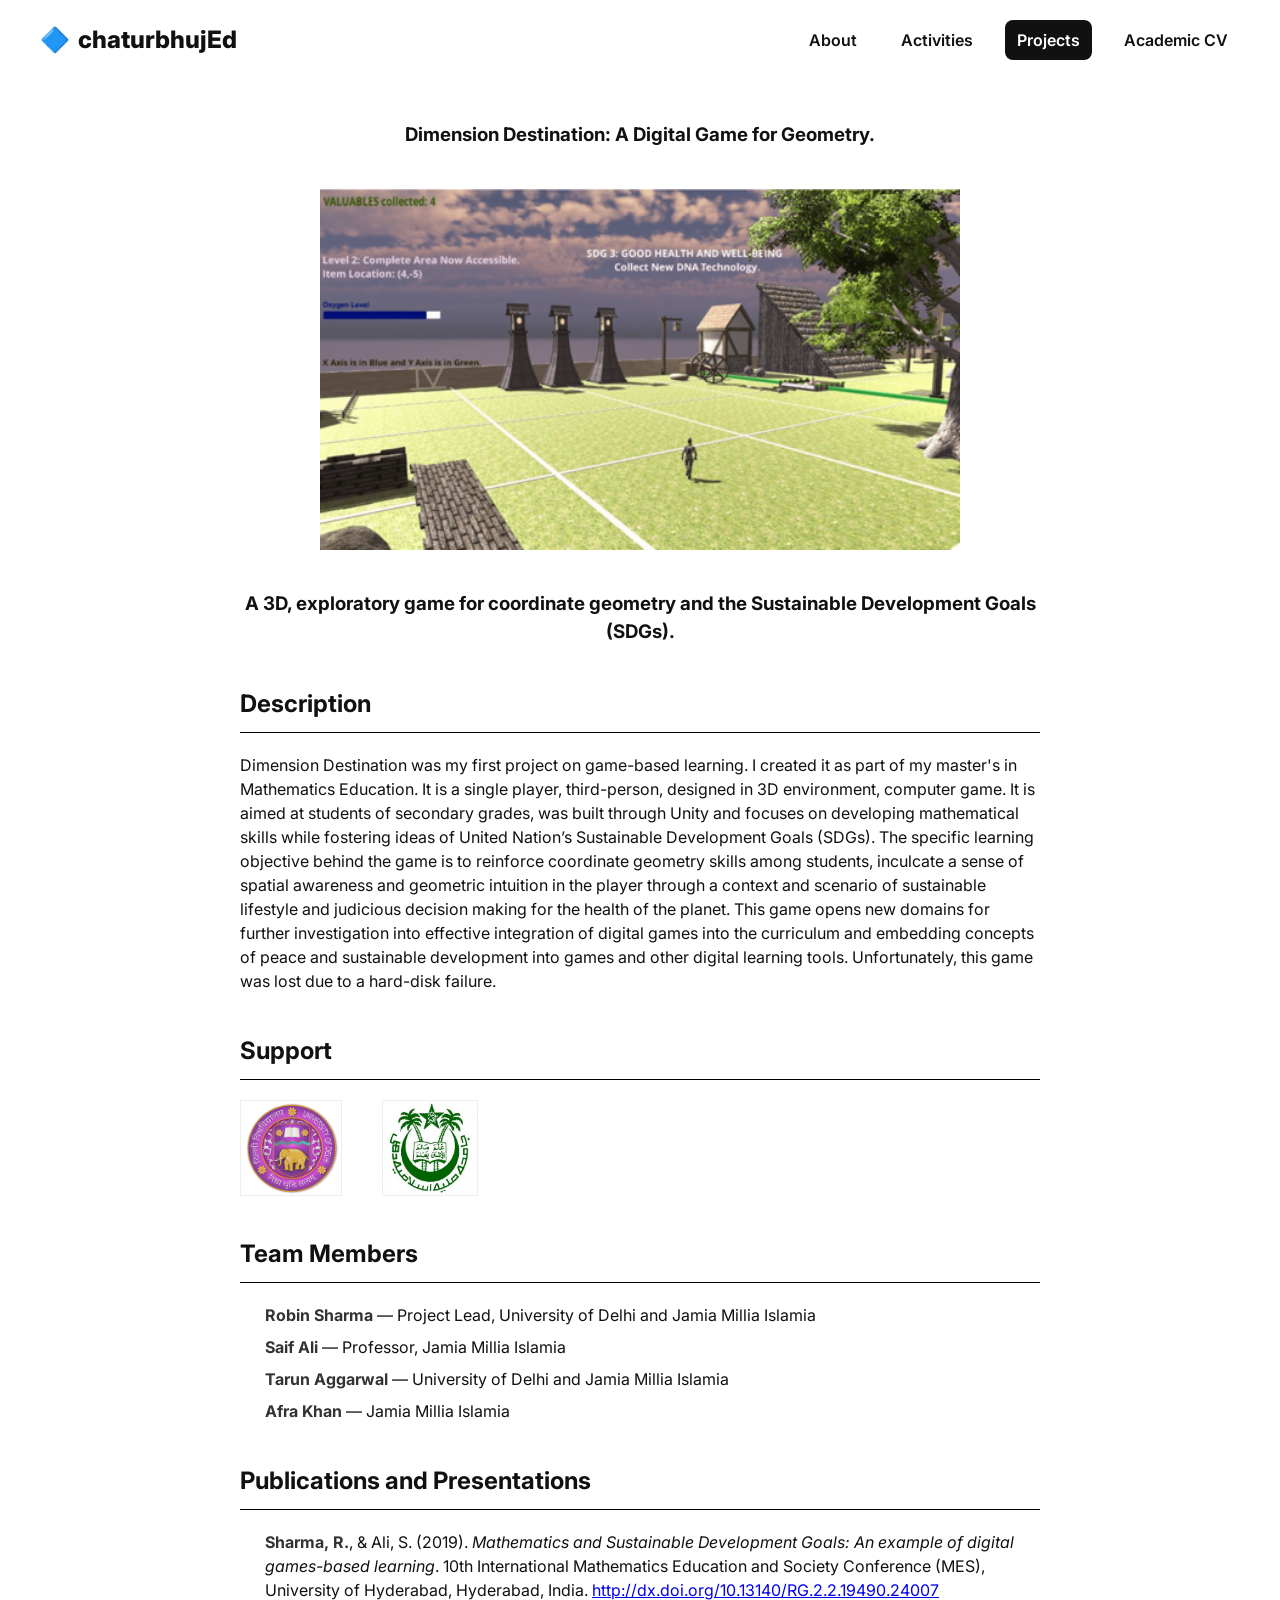
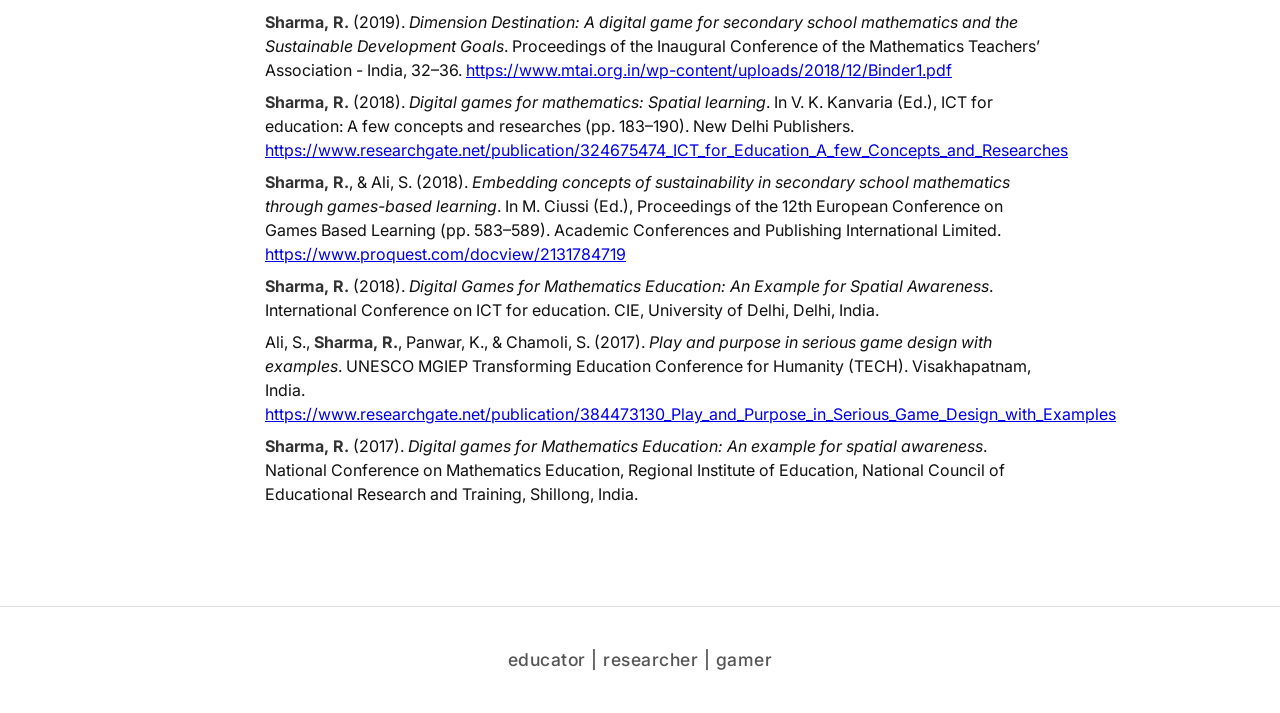
<file: project-DimensionDestination.html>
<!DOCTYPE html>
<html lang="en">

<head>
    <meta charset="UTF-8">
    <meta name="viewport" content="width=device-width, initial-scale=1.0">
    <title>DT Guides - chaturbhujEd</title>
    <link rel="stylesheet" href="style.css">
    <link rel="preconnect" href="https://fonts.googleapis.com">
    <link rel="preconnect" href="https://fonts.gstatic.com" crossorigin>
    <link href="https://fonts.googleapis.com/css2?family=Inter:wght@400;500;600;700;800&display=swap" rel="stylesheet">
</head>

<body>
    <header class="site-header">
        <div class="logo">
            <a href="index.html"
                style="text-decoration:none; color:inherit; display:flex; align-items:center; gap:8px;">
                <span class="logo-icon">🔷</span> chaturbhujEd
            </a>
        </div>
        <nav class="site-nav">
            <a href="about.html" class="nav-link">About</a>
            <a href="activities.html" class="nav-link">Activities</a>
            <a href="projects.html" class="nav-link active">Projects</a>
            <a href="https://docs.google.com/document/d/1rT6n0ILzIjwIK5z0yavcEdb-tZOFC500Auro90Noy_E/edit?usp=drive_link"
                class="nav-link">Academic CV</a>
        </nav>
    </header>
    <main id="main-content">
        <section class="page-section">

            <article class="cv-container">
                <h1>Dimension Destination: A Digital Game for Geometry.</h1>
                <img src="Dimension Destination.png" alt="Dimension Destination"
                    style="width: 80%; display: block; margin: 0 auto 40px auto;">
                <h3 style="margin-bottom: 40px; text-align: center;">A 3D, exploratory game for coordinate geometry and
                    the Sustainable Development Goals
                    (SDGs). </h3>

                <section class="cv-section">
                    <h2>Description</h2>
                    <p style="margin-bottom: 25px;">
                        Dimension Destination was my first project on game-based learning. I created it as part of my
                        master's in Mathematics Education. It is a single player, third-person, designed in 3D
                        environment, computer
                        game. It is aimed at students of secondary grades, was built through Unity and focuses
                        on
                        developing mathematical skills while fostering ideas of United Nation’s Sustainable Development
                        Goals (SDGs). The specific learning objective behind the game is to reinforce coordinate
                        geometry
                        skills among students, inculcate a sense of spatial awareness and geometric intuition in the
                        player
                        through a context and scenario of sustainable lifestyle and judicious decision making for the
                        health
                        of the planet. This game opens new domains for further investigation into effective
                        integration
                        of digital games into the curriculum and embedding concepts of peace and sustainable
                        development into games and other digital learning tools. Unfortunately, this game was lost
                        due
                        to a hard-disk failure.
                    </p>
                </section>

                <section class="cv-section">
                    <h2>Support</h2>
                    <div class="social-links"
                        style="justify-content: flex-start; gap: 40px; margin-top: 20px; align-items: center;">
                        <img src="Delhi_University.svg.png" alt="Delhi University"
                            style="border: 1px solid #eee; height: 96px;">
                        <img src="JMI.jpg" alt="Jamia Millia Islamia" style="border: 1px solid #eee; height: 96px;">
                    </div>
                </section>

                <section class="cv-section">
                    <h2>Team Members</h2>
                    <ul class="cv-list">
                        <li><a href="https://www.linkedin.com/in/robinsharmaedu"
                                style="text-decoration: none; color: inherit;"><strong>Robin Sharma</strong></a> —
                            Project Lead, University of Delhi and Jamia Millia Islamia</li>
                        <li><a href="https://www.linkedin.com/in/saif-ali-a72526333"
                                style="text-decoration: none; color: inherit;"><strong>Saif Ali</strong></a> —
                            Professor, Jamia Millia Islamia</li>
                        <li><a href="https://www.linkedin.com/in/tarun-aggarwal-1202"
                                style="text-decoration: none; color: inherit;"><strong>Tarun Aggarwal</strong></a> —
                            University of Delhi and Jamia Millia Islamia </li>
                        <li><a href="https://www.linkedin.com/in/afra-khan-b19620a7"
                                style="text-decoration: none; color: inherit;"><strong>Afra Khan</strong></a> —
                            Jamia Millia Islamia</li>
                    </ul>
                </section>
                <section class="cv-section">
                    <h2>Publications and Presentations</h2>
                    <ul class="cv-list">
                        <li><strong>Sharma, R.</strong>, & Ali, S. (2019). <i>Mathematics and Sustainable
                                Development Goals: An example of digital games-based learning</i>. 10th International
                            Mathematics Education and Society Conference (MES), University of Hyderabad, Hyderabad,
                            India. <a
                                href="http://dx.doi.org/10.13140/RG.2.2.19490.24007">http://dx.doi.org/10.13140/RG.2.2.19490.24007</a>
                        </li>
                        <li><strong>Sharma, R.</strong> (2019). <i>Dimension Destination: A digital game for
                                secondary school mathematics and the Sustainable Development Goals</i>. Proceedings of
                            the
                            Inaugural Conference of the Mathematics Teachers’ Association - India, 32–36. <a
                                href="https://www.mtai.org.in/wp-content/uploads/2018/12/Binder1.pdf">https://www.mtai.org.in/wp-content/uploads/2018/12/Binder1.pdf</a>
                        </li>
                        <li><strong>Sharma, R.</strong> (2018). <i>Digital games for mathematics: Spatial
                                learning</i>.
                            In V. K. Kanvaria (Ed.), ICT for education: A few concepts and researches (pp.
                            183–190).
                            New Delhi Publishers. <a
                                href="https://www.researchgate.net/publication/324675474_ICT_for_Education_A_few_Concepts_and_Researches">https://www.researchgate.net/publication/324675474_ICT_for_Education_A_few_Concepts_and_Researches</a>
                        </li>
                        <li><strong>Sharma, R.</strong>, & Ali, S. (2018). <i>Embedding concepts of sustainability
                                in secondary school mathematics through games-based learning</i>. In M. Ciussi (Ed.),
                            Proceedings of the 12th European Conference on Games Based Learning (pp. 583–589).
                            Academic Conferences and Publishing International Limited. <a
                                href="https://www.proquest.com/docview/2131784719">https://www.proquest.com/docview/2131784719</a>
                        </li>
                        <li><strong>Sharma, R.</strong> (2018). <i>Digital Games for Mathematics Education: An
                                Example for Spatial Awareness</i>. International Conference on ICT for education. CIE,
                            University of Delhi, Delhi, India.</li>
                        <li>Ali, S., <strong>Sharma, R.</strong>, Panwar, K., & Chamoli, S. (2017). <i>Play and
                                purpose in serious game design with examples</i>. UNESCO MGIEP Transforming Education
                            Conference for Humanity (TECH). Visakhapatnam, India. <a
                                href="https://www.researchgate.net/publication/384473130_Play_and_Purpose_in_Serious_Game_Design_with_Examples">https://www.researchgate.net/publication/384473130_Play_and_Purpose_in_Serious_Game_Design_with_Examples</a>
                        </li>
                        <li><strong>Sharma, R.</strong> (2017). <i>Digital games for Mathematics Education: An
                                example for spatial awareness</i>. National Conference on Mathematics Education,
                            Regional Institute of Education, National Council of Educational Research and
                            Training, Shillong, India.</li>
                    </ul>
                </section>
            </article>
        </section>
    </main>
    <footer class="site-footer">
        <div class="footer-content">
            educator | researcher | gamer
        </div>
    </footer>
</body>

</html>
</file>
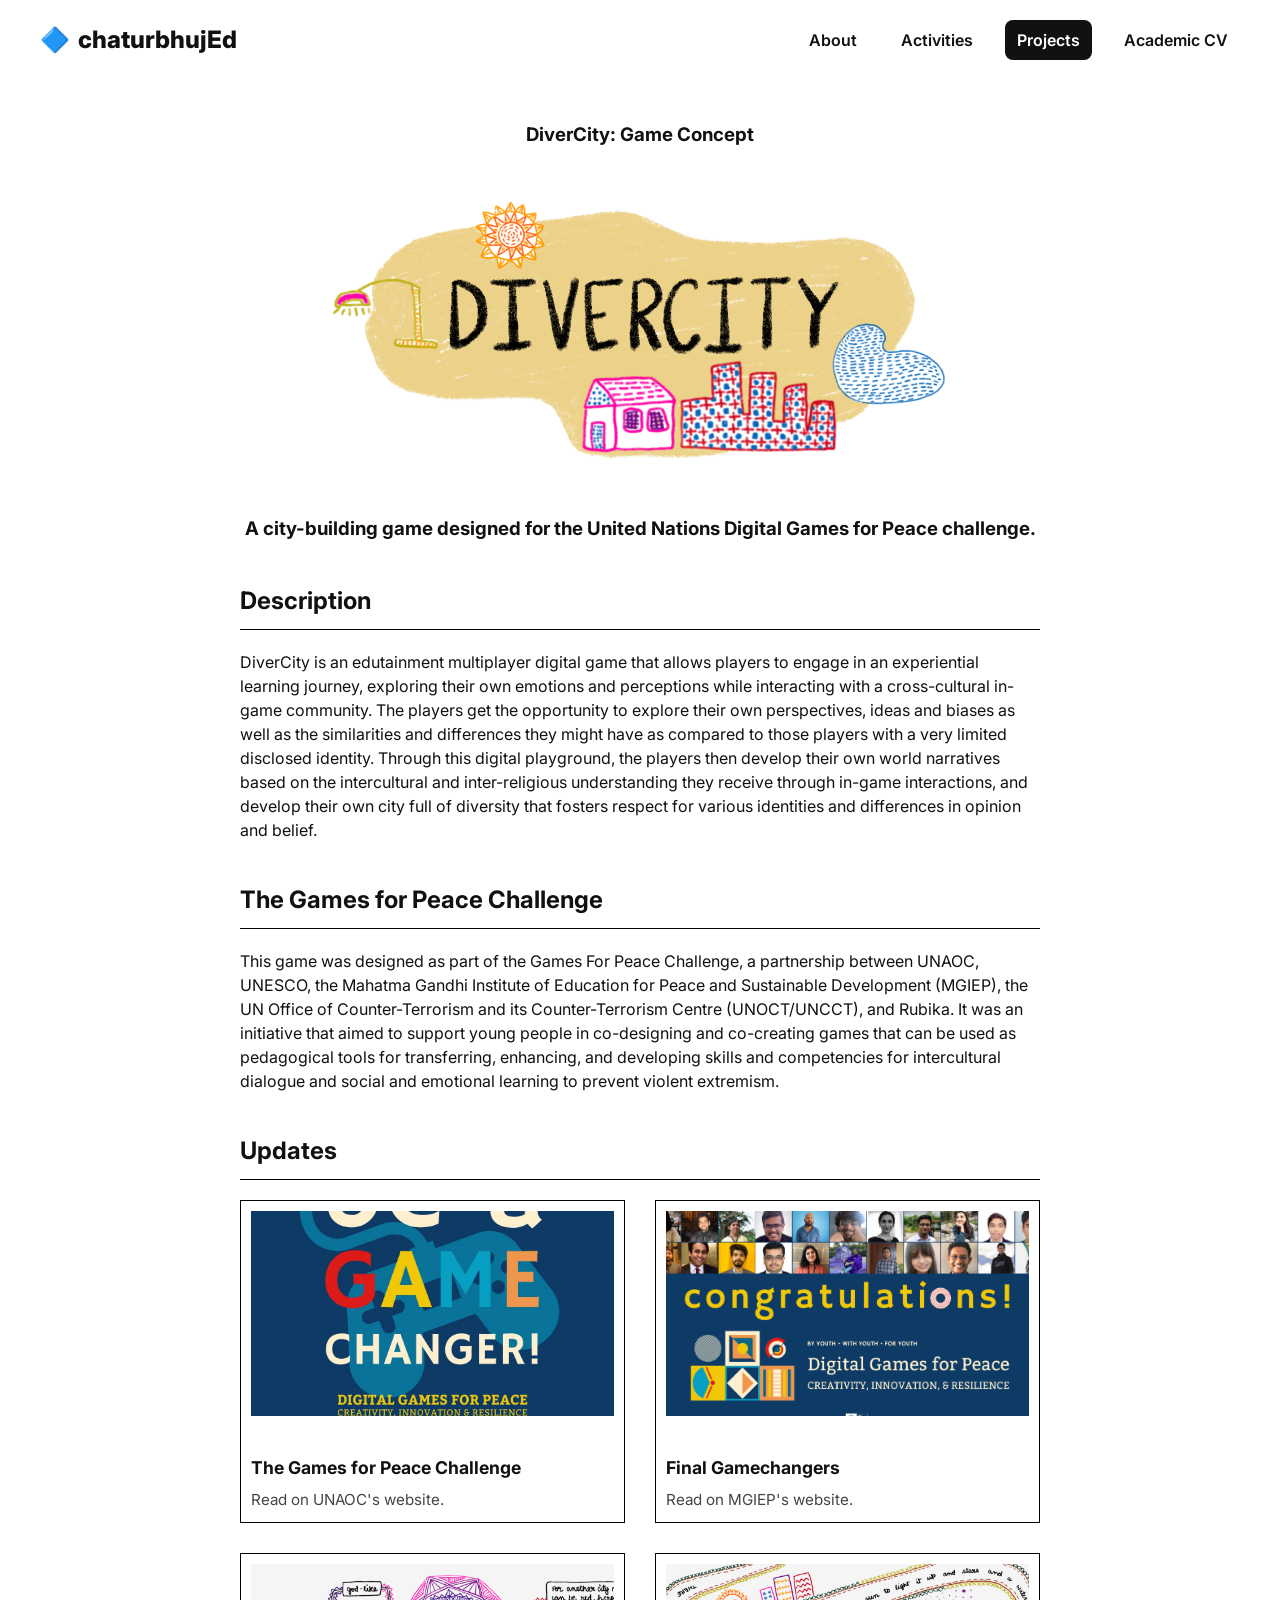
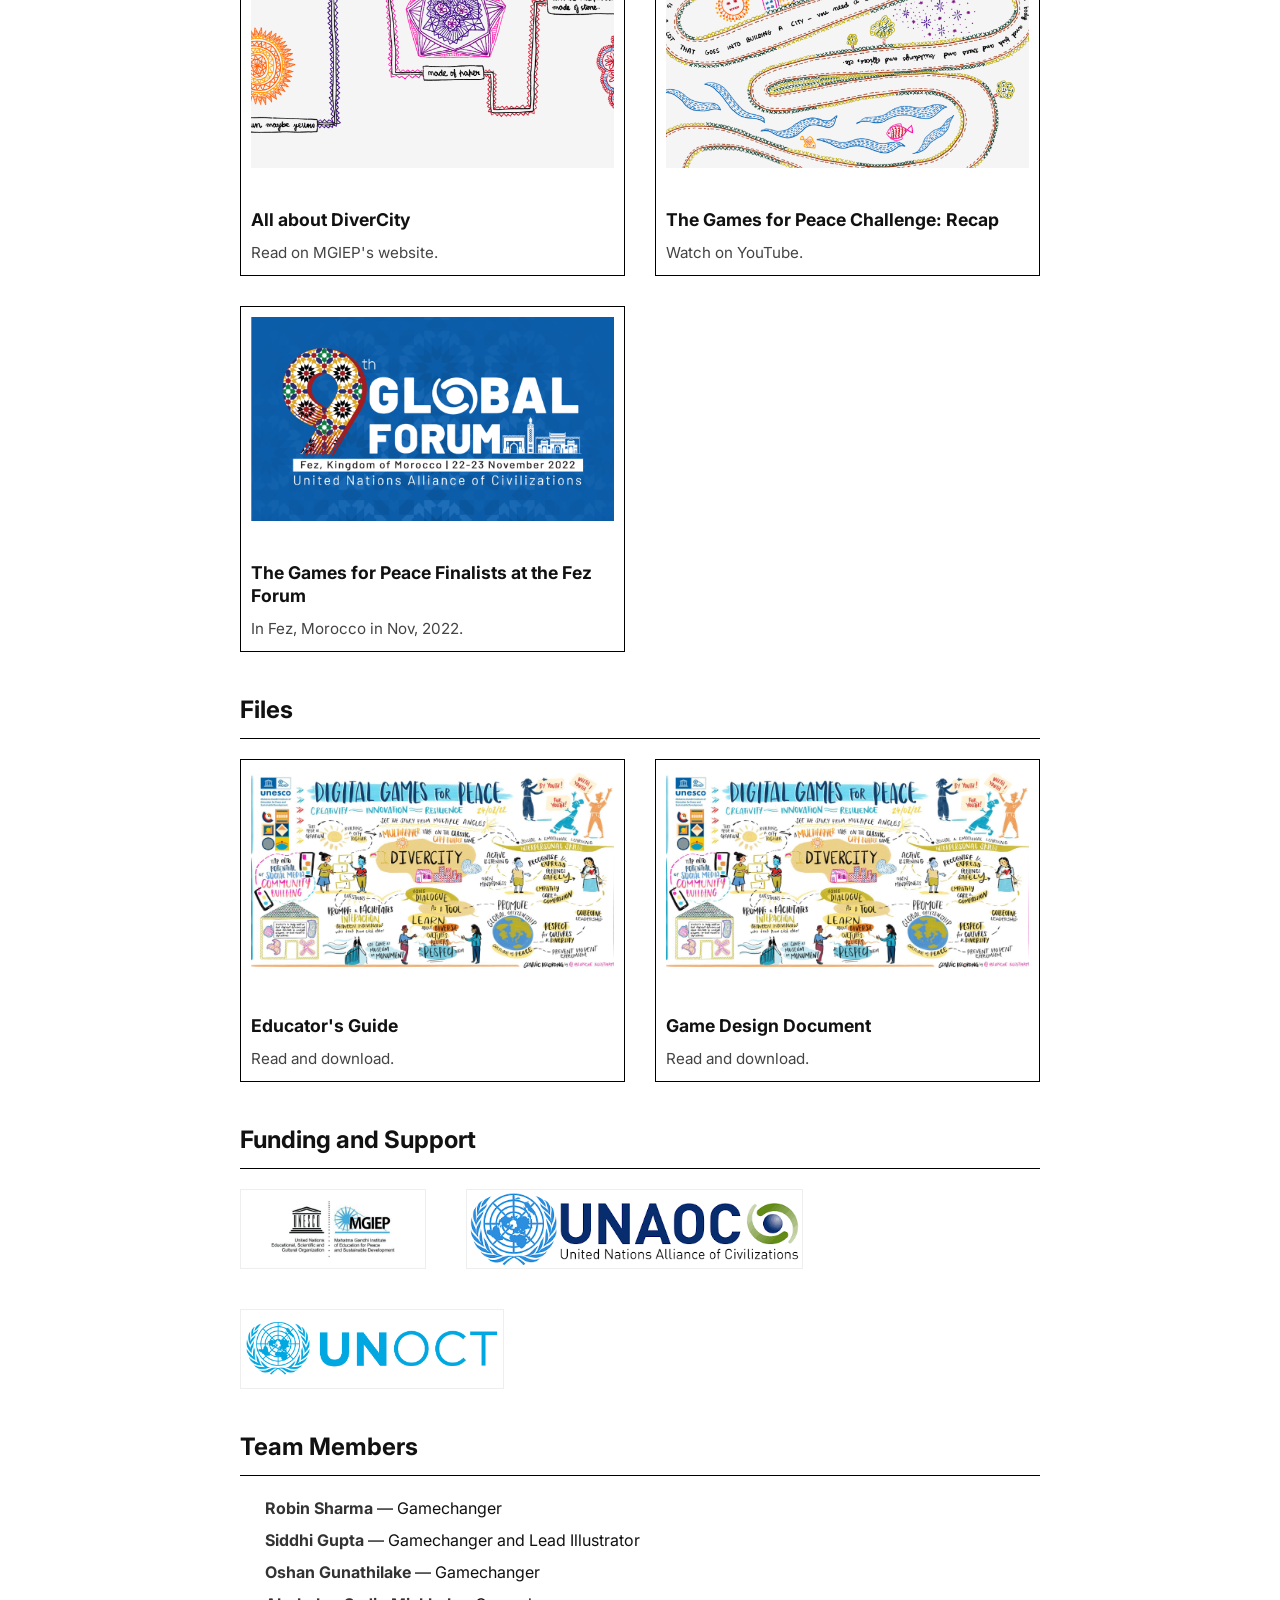
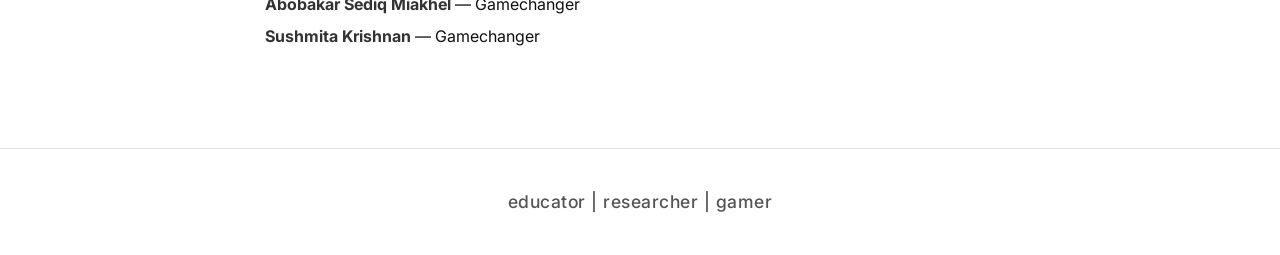
<file: project-DiverCity.html>
<!DOCTYPE html>
<html lang="en">

<head>
    <meta charset="UTF-8">
    <meta name="viewport" content="width=device-width, initial-scale=1.0">
    <title>DT Guides - chaturbhujEd</title>
    <link rel="stylesheet" href="style.css">
    <link rel="preconnect" href="https://fonts.googleapis.com">
    <link rel="preconnect" href="https://fonts.gstatic.com" crossorigin>
    <link href="https://fonts.googleapis.com/css2?family=Inter:wght@400;500;600;700;800&display=swap" rel="stylesheet">
</head>

<body>
    <header class="site-header">
        <div class="logo">
            <a href="index.html"
                style="text-decoration:none; color:inherit; display:flex; align-items:center; gap:8px;">
                <span class="logo-icon">🔷</span> chaturbhujEd
            </a>
        </div>
        <nav class="site-nav">
            <a href="about.html" class="nav-link">About</a>
            <a href="activities.html" class="nav-link">Activities</a>
            <a href="projects.html" class="nav-link active">Projects</a>
            <a href="https://docs.google.com/document/d/1rT6n0ILzIjwIK5z0yavcEdb-tZOFC500Auro90Noy_E/edit?usp=drive_link"
                class="nav-link">Academic CV</a>
        </nav>
    </header>
    <main id="main-content">
        <section class="page-section">

            <article class="cv-container">
                <h1>DiverCity: Game Concept</h1>
                <img src="DiverCity Logo.png" alt="DiverCity"
                    style="width: 80%; display: block; margin: 0 auto 40px auto;">
                <h3 style="margin-bottom: 40px; text-align: center;">A city-building game designed for the United
                    Nations Digital Games for Peace challenge. </h3>

                <section class="cv-section">
                    <h2>Description</h2>
                    <p style="margin-bottom: 25px;">
                        DiverCity is an edutainment multiplayer digital game that allows players to engage in an
                        experiential learning journey, exploring their own emotions and perceptions while interacting
                        with a cross-cultural in-game community.

                        The players get the opportunity to explore their own perspectives, ideas and biases as well as
                        the similarities and differences they might have as compared to those players with a very
                        limited disclosed identity. Through this digital playground, the players then develop their own
                        world narratives based on the intercultural and inter-religious understanding they receive
                        through in-game interactions, and develop their own city full of diversity that fosters respect
                        for various identities and differences in opinion and belief.
                    </p>
                </section>

                <section class="cv-section">
                    <h2>The Games for Peace Challenge</h2>
                    <p style="margin-bottom: 25px;">
                        This game was designed as part of the Games For Peace Challenge, a partnership between UNAOC,
                        UNESCO, the Mahatma Gandhi Institute of Education for Peace and
                        Sustainable Development (MGIEP), the UN Office of Counter-Terrorism and its Counter-Terrorism
                        Centre (UNOCT/UNCCT), and Rubika. It was an initiative that
                        aimed to support young people in co-designing and co-creating games that can be used as
                        pedagogical tools for transferring, enhancing, and developing skills and competencies for
                        intercultural dialogue and social and emotional learning to prevent violent extremism.
                    </p>
                </section>
                <section class="cv-section">
                    <h2>Updates</h2>
                    <div class="blog-grid">
                        <a href="https://www.unaoc.org/what-we-do/projects-and-initiatives/intercultural-dialogue-and-socio-emotional-competencies-for-peacebuilding/"
                            class="blog-card" style="text-decoration: none; color: inherit; display: block;">
                            <img src="GFP Challenge.jpeg" alt="GFP Challenge" class="card-image">
                            <div class="card-content">
                                <h3>The Games for Peace Challenge</h3>
                                <p>Read on UNAOC's website.</p>
                            </div>
                        </a>
                        <a href="https://mgiep.unesco.org/article/22-south-asian-youth-selected-for-phase-2-of-the-digital-games-for-peace-challenge"
                            class="blog-card" style="text-decoration: none; color: inherit; display: block;">
                            <img src="GFP Pax.png" alt="GFP Pax" class="card-image">
                            <div class="card-content">
                                <h3>Final Gamechangers</h3>
                                <p>Read on MGIEP's website.</p>
                            </div>
                        </a>
                        <a href="https://mgiep.unesco.org/divercity" class="blog-card"
                            style="text-decoration: none; color: inherit; display: block;">
                            <img src="DiverCity Art 6.png" alt="About DiverCity" class="card-image">
                            <div class="card-content">
                                <h3>All about DiverCity</h3>
                                <p>Read on MGIEP's website.</p>
                            </div>
                        </a>
                        <a href="https://www.youtube.com/watch?v=USDgj1o9Lmw" class="blog-card"
                            style="text-decoration: none; color: inherit; display: block;">
                            <img src="DiverCity Art 3.png" alt="GFP Recap" class="card-image">
                            <div class="card-content">
                                <h3>The Games for Peace Challenge: Recap</h3>
                                <p>Watch on YouTube.</p>
                            </div>
                        </a>
                        <a href="Fez Forum Pax.jpg" class="blog-card"
                            style="text-decoration: none; color: inherit; display: block;">
                            <img src="Fez Forum.png" alt="Fez Forum" class="card-image">
                            <div class="card-content">
                                <h3>The Games for Peace Finalists at the Fez Forum</h3>
                                <p>In Fez, Morocco in Nov, 2022.</p>
                            </div>
                        </a>
                    </div>
                </section>

                <section class="cv-section">
                    <h2>Files</h2>
                    <div class="blog-grid">
                        <a href="DiverCity LP.pdf" target="_blank" rel="noopener noreferrer" class="blog-card"
                            style="text-decoration: none; color: inherit; display: block;">
                            <img src="DiverCity Banner.jpeg" alt="Lesson Plan" class="card-image">
                            <div class="card-content">
                                <h3>Educator's Guide</h3>
                                <p>Read and download.</p>
                            </div>
                        </a>
                        <a href="DiverCity GD Doc.pdf" target="_blank" rel="noopener noreferrer" class="blog-card"
                            style="text-decoration: none; color: inherit; display: block;">
                            <img src="DiverCity Banner.jpeg" alt="Game Design Doc" class="card-image">
                            <div class="card-content">
                                <h3>Game Design Document</h3>
                                <p>Read and download.</p>
                            </div>
                        </a>
                    </div>
                </section>

                <section class="cv-section">
                    <h2>Funding and Support</h2>
                    <div class="social-links"
                        style="justify-content: flex-start; gap: 40px; margin-top: 20px; align-items: center;">
                        <img src="MGIEP Logo.jpg" alt="MGIEP" style="border: 1px solid #eee; height: 80px;">
                        <img src="UNAOC Logo.png" alt="UNAOC" style="border: 1px solid #eee; height: 80px;">
                        <img src="UNOCT Logo.png" alt="UNOCT" style="border: 1px solid #eee; height: 80px;">
                    </div>
                </section>

                <section class="cv-section">
                    <h2>Team Members</h2>
                    <ul class="cv-list">
                        <li><a href="https://www.linkedin.com/in/robinsharmaedu"
                                style="text-decoration: none; color: inherit;"><strong>Robin Sharma</strong></a> —
                            Gamechanger</li>
                        <li><a href="https://www.linkedin.com/in/siddhi-gupta-ba9512181"
                                style="text-decoration: none; color: inherit;"><strong>Siddhi Gupta</strong></a> —
                            Gamechanger and Lead Illustrator</li>
                        <li><a href="https://www.linkedin.com/in/oshanmg"
                                style="text-decoration: none; color: inherit;"><strong>Oshan Gunathilake</strong></a> —
                            Gamechanger</li>
                        <li><a href="https://www.linkedin.com/in/abobakar-sediq-miakhel-976438214"
                                style=" text-decoration: none; color: inherit;"><strong>Abobakar Sediq
                                    Miakhel</strong></a> —
                            Gamechanger</li>
                        <li><a href="https://www.linkedin.com/in/sushmita-krishnan-8189ab144"
                                style="text-decoration: none; color: inherit;"><strong>Sushmita Krishnan</strong></a> —
                            Gamechanger</li>
                    </ul>
                </section>
            </article>
        </section>
    </main>
    <footer class="site-footer">
        <div class="footer-content">
            educator | researcher | gamer
        </div>
    </footer>
</body>

</html>
</file>
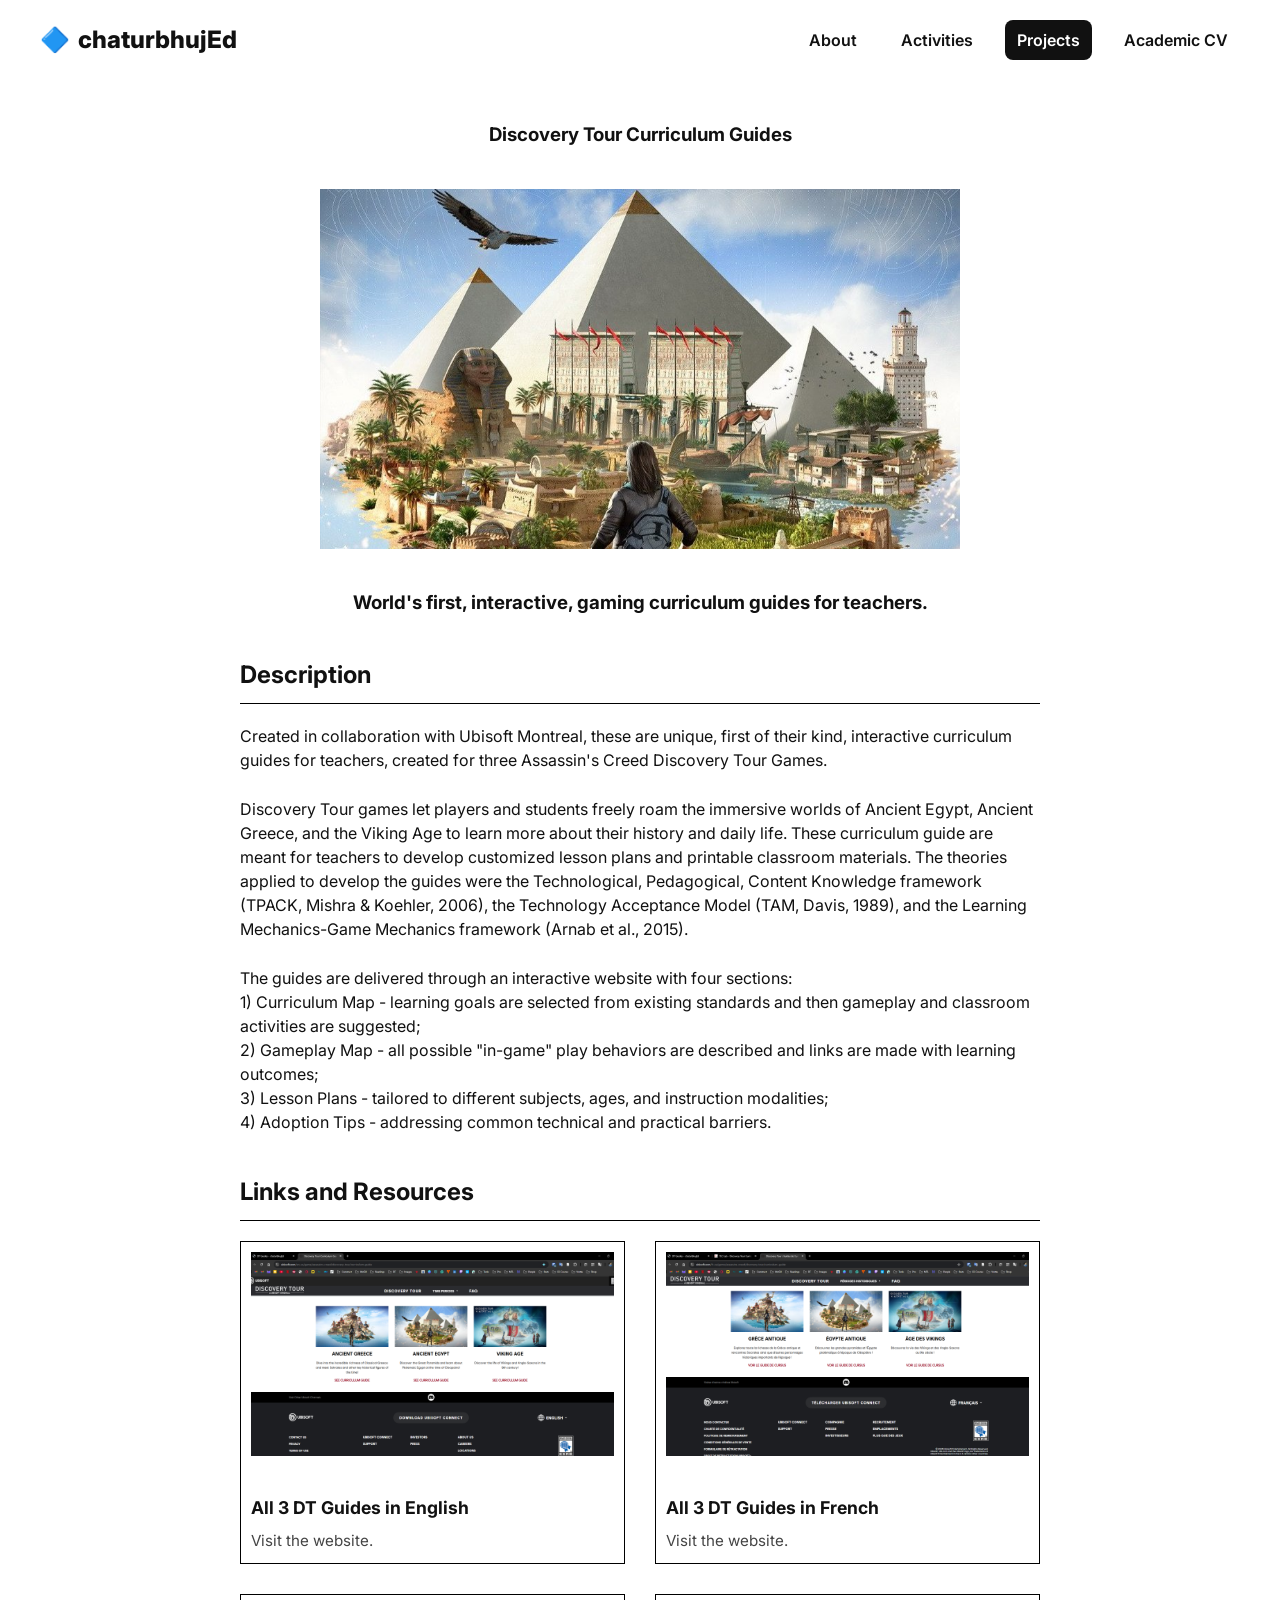
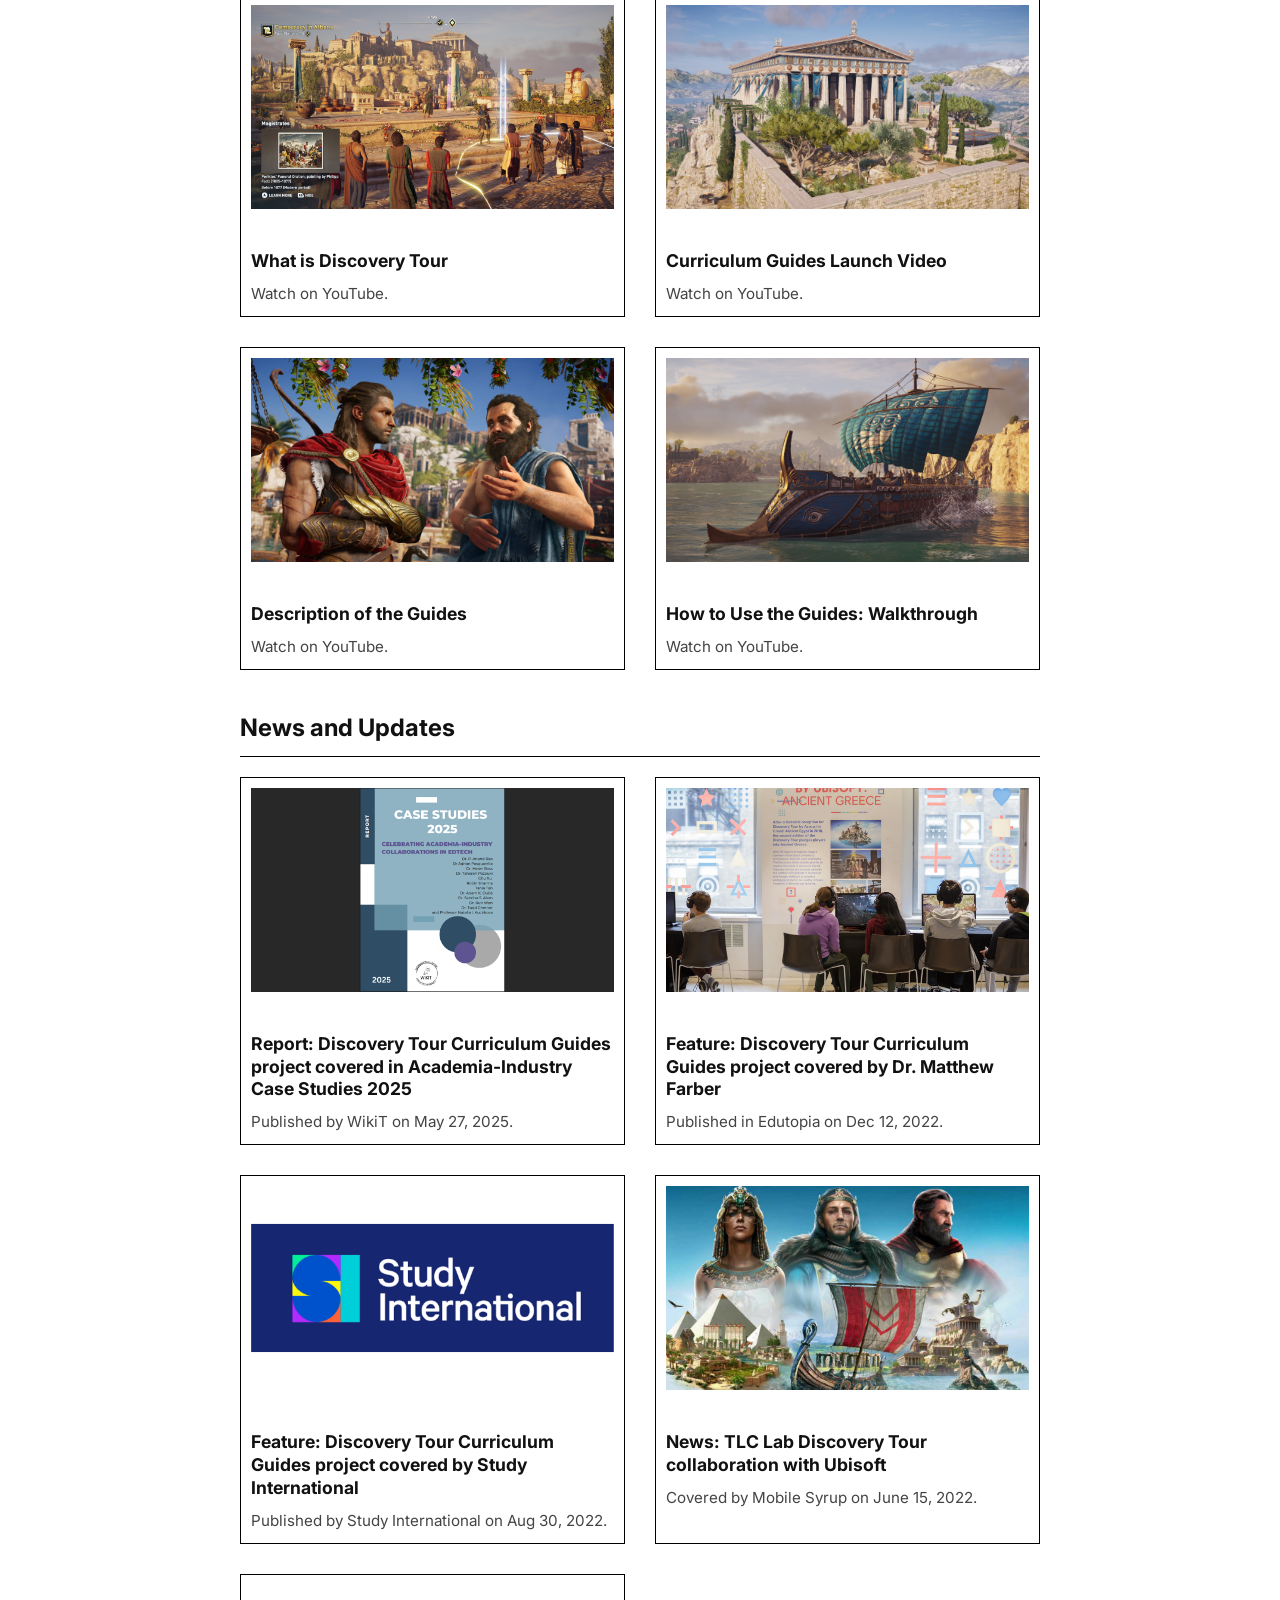
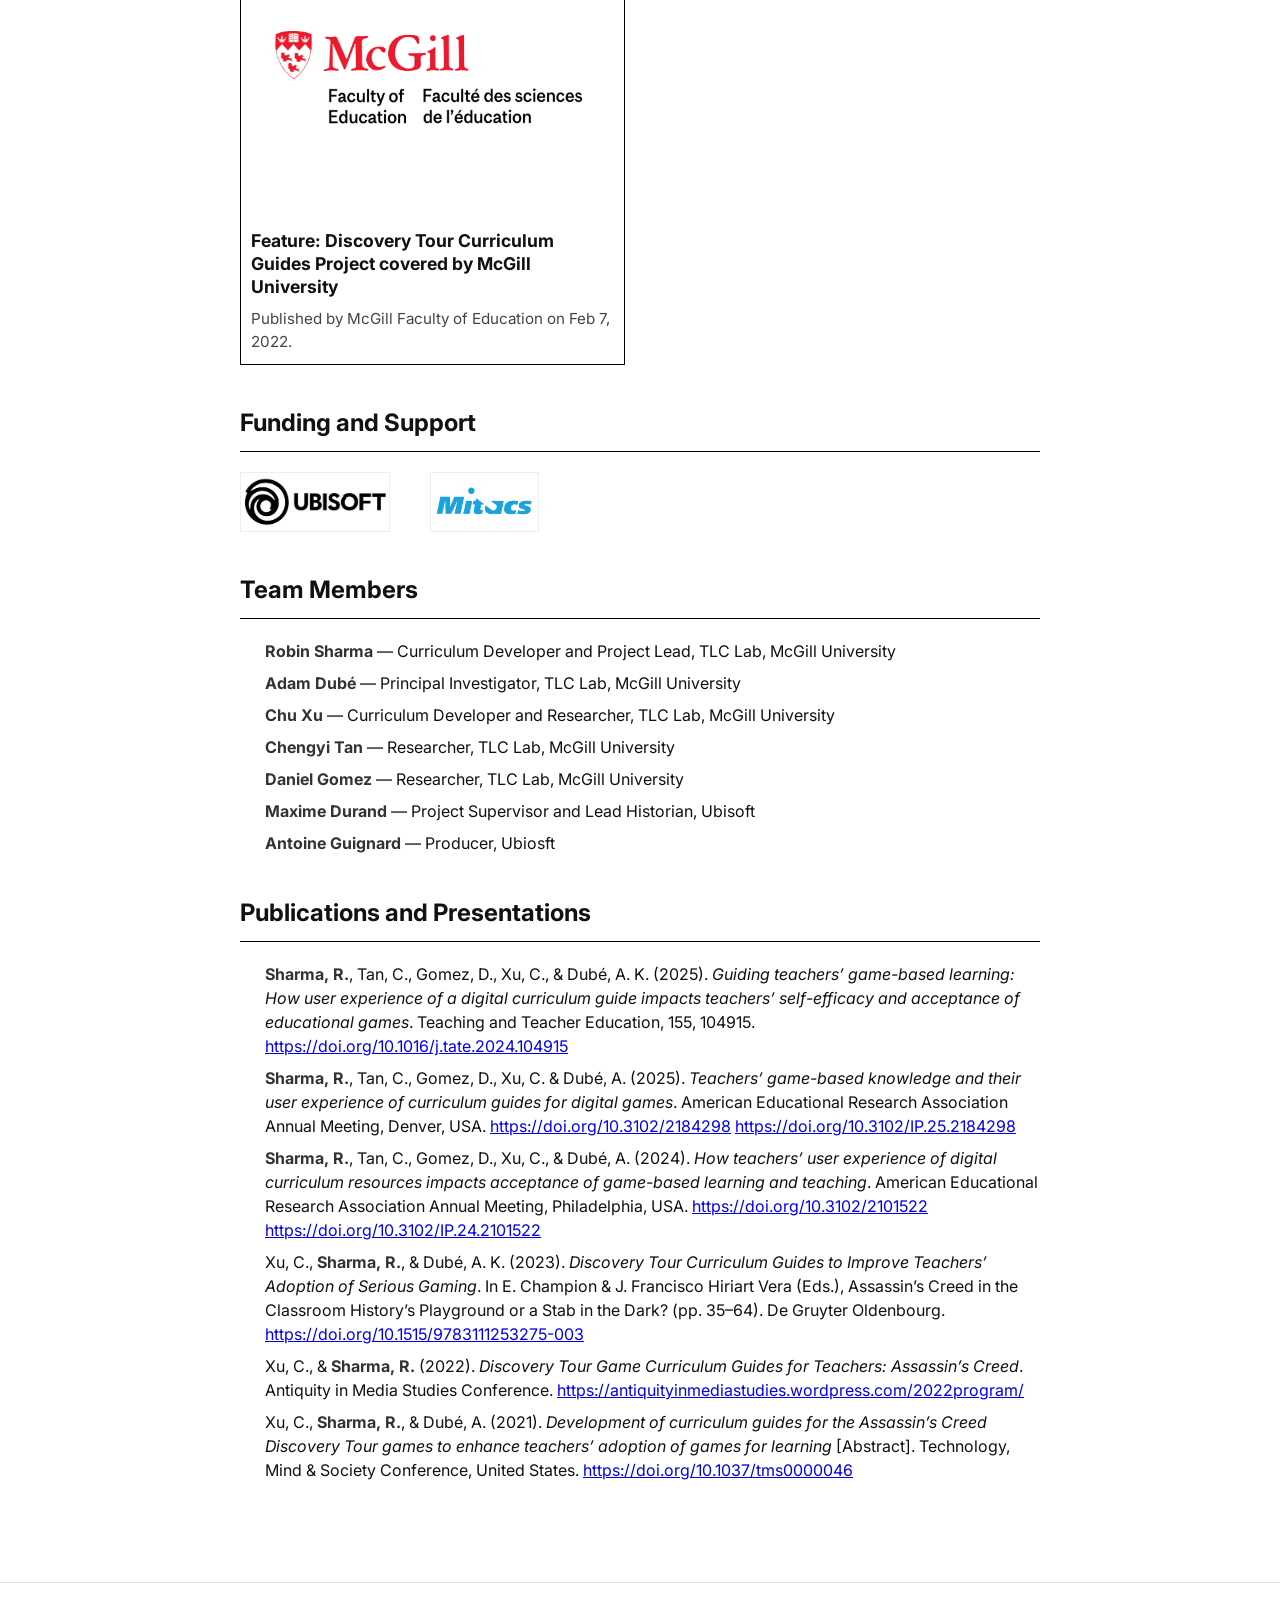
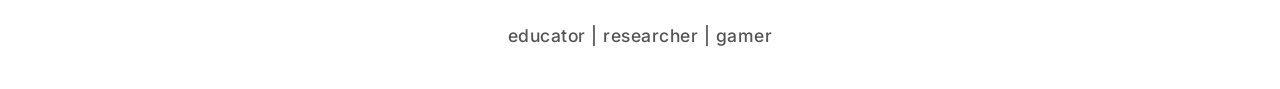
<file: project-DTGuides.html>
<!DOCTYPE html>
<html lang="en">

<head>
    <meta charset="UTF-8">
    <meta name="viewport" content="width=device-width, initial-scale=1.0">
    <title>DT Guides - chaturbhujEd</title>
    <link rel="stylesheet" href="style.css">
    <link rel="preconnect" href="https://fonts.googleapis.com">
    <link rel="preconnect" href="https://fonts.gstatic.com" crossorigin>
    <link href="https://fonts.googleapis.com/css2?family=Inter:wght@400;500;600;700;800&display=swap" rel="stylesheet">
</head>

<body>
    <header class="site-header">
        <div class="logo">
            <a href="index.html"
                style="text-decoration:none; color:inherit; display:flex; align-items:center; gap:8px;">
                <span class="logo-icon">🔷</span> chaturbhujEd
            </a>
        </div>
        <nav class="site-nav">
            <a href="about.html" class="nav-link">About</a>
            <a href="activities.html" class="nav-link">Activities</a>
            <a href="projects.html" class="nav-link active">Projects</a>
            <a href="https://docs.google.com/document/d/1rT6n0ILzIjwIK5z0yavcEdb-tZOFC500Auro90Noy_E/edit?usp=drive_link"
                class="nav-link">Academic CV</a>
        </nav>
    </header>
    <main id="main-content">
        <section class="page-section">

            <article class="cv-container">
                <h1>Discovery Tour Curriculum Guides</h1>
                <img src="DT Project.jpg" alt="DT Project"
                    style="width: 80%; display: block; margin: 0 auto 40px auto;">
                <h3 style="margin-bottom: 40px; text-align: center;">World's first, interactive, gaming curriculum
                    guides for
                    teachers.</h3>

                <section class="cv-section">
                    <h2>Description</h2>
                    <p style="margin-bottom: 25px;">
                        Created in collaboration with Ubisoft Montreal, these are unique, first of their kind,
                        interactive
                        curriculum guides for teachers, created for three Assassin's Creed Discovery Tour Games.
                    </p>
                    <p style="margin-bottom: 25px;">
                        Discovery Tour games let players and students freely roam the immersive worlds of Ancient Egypt,
                        Ancient Greece, and the Viking Age to learn more about their history and daily life. These
                        curriculum guide are meant for teachers to develop customized lesson plans and printable
                        classroom materials. The theories applied to develop the guides were the Technological,
                        Pedagogical,
                        Content Knowledge framework (TPACK, Mishra & Koehler, 2006), the Technology Acceptance Model
                        (TAM,
                        Davis, 1989), and the Learning Mechanics-Game Mechanics framework (Arnab et al., 2015).
                    </p>
                    <p>
                        The guides are delivered through an interactive website with four sections:
                    <p>1) Curriculum Map - learning goals are selected from existing standards and then gameplay and
                        classroom activities
                        are suggested;</p>
                    <p>2) Gameplay Map - all possible "in-game" play behaviors are described and links are
                        made
                        with learning outcomes; </p>
                    <p>3) Lesson Plans - tailored to different subjects, ages, and instruction
                        modalities; </p>
                    <p>4) Adoption Tips - addressing common technical and practical barriers.
                    </p>
                </section>

                <section class="cv-section">
                    <h2>Links and Resources</h2>
                    <div class="blog-grid">
                        <a href="https://www.ubisoft.com/en-us/game/assassins-creed/discovery-tour/curriculum-guide"
                            class="blog-card" style="text-decoration: none; color: inherit; display: block;">
                            <img src="GuidesEN.png" alt="GuidesEN" class="card-image">
                            <div class="card-content">
                                <h3>All 3 DT Guides in English</h3>
                                <p>Visit the website.</p>
                            </div>
                        </a>

                        <a href="https://www.ubisoft.com/fr-ca/game/ancient-greece/curriculum-guide" class="blog-card"
                            style="text-decoration: none; color: inherit; display: block;">
                            <img src="GuidesFR.png" alt="GuidesFR" class="card-image">
                            <div class="card-content">
                                <h3>All 3 DT Guides in French</h3>
                                <p>Visit the website.</p>
                            </div>
                        </a>

                        <a href="https://www.youtube.com/watch?v=uh4Iy-p943M" class="blog-card"
                            style="text-decoration: none; color: inherit; display: block;">
                            <img src="WhatisDT.jpg" alt="What is DT" class="card-image">
                            <div class="card-content">
                                <h3>What is Discovery Tour</h3>
                                <p>Watch on YouTube.</p>
                            </div>
                        </a>
                        <a href="https://www.youtube.com/watch?v=BZebR7se7ig&t=222s" class="blog-card"
                            style="text-decoration: none; color: inherit; display: block;">
                            <img src="LaunchVid.jpg" alt="Gamestorming Curricula" class="card-image">
                            <div class="card-content">
                                <h3>Curriculum Guides Launch Video</h3>
                                <p>Watch on YouTube.</p>
                            </div>
                        </a>
                        <a href="https://www.youtube.com/watch?v=Z8oC1tnA_Zc" class="blog-card"
                            style="text-decoration: none; color: inherit; display: block;">
                            <img src="GuideDescription.jpg" alt="Serious Games Arcade" class="card-image">
                            <div class="card-content">
                                <h3>Description of the Guides</h3>
                                <p>Watch on YouTube.</p>
                            </div>
                        </a>
                        <a href="https://www.youtube.com/watch?v=t5T0Nq9e3Sw" class="blog-card"
                            style="text-decoration: none; color: inherit; display: block;">
                            <img src="GuidesHowTo.jpg" alt="Discovery Tour Viking Age" class="card-image">
                            <div class="card-content">
                                <h3>How to Use the Guides: Walkthrough</h3>
                                <p>Watch on YouTube.</p>
                            </div>
                        </a>
                    </div>
                </section>

                <section class="cv-section">
                    <h2>News and Updates</h2>
                    <div class="blog-grid">
                        <a href="https://www.foreduimpact.org/reports/academia-industry-case-studies" class="blog-card"
                            style="text-decoration: none; color: inherit; display: block;">
                            <img src="Wikit Report.png" alt="Wikit Report" class="card-image">
                            <div class="card-content">
                                <h3>Report: Discovery Tour Curriculum Guides project covered in Academia-Industry Case
                                    Studies 2025</h3>
                                <p>Published by WikiT on May 27, 2025.</p>
                            </div>
                        </a>
                        <a href="https://www.edutopia.org/article/boosting-student-interest-history-video-games"
                            class="blog-card" style="text-decoration: none; color: inherit; display: block;">
                            <img src="DTCG Edutopia.webp" alt="DTCG Edutopia" class="card-image">
                            <div class="card-content">
                                <h3>Feature: Discovery Tour Curriculum Guides project covered by Dr. Matthew Farber
                                </h3>
                                <p>Published in Edutopia on Dec 12, 2022.</p>
                            </div>
                        </a>
                        <a href="https://studyinternational.com/news/assassins-creed-discovery-tour/" class="blog-card"
                            style="text-decoration: none; color: inherit; display: block;">
                            <img src="Study International.png" alt="Study Int DT Article" class="card-image">
                            <div class="card-content">
                                <h3>Feature: Discovery Tour Curriculum Guides project covered by Study International
                                </h3>
                                <p>Published by Study International on Aug 30, 2022.</p>
                            </div>
                        </a>
                        <a href="https://mobilesyrup.com/2022/06/15/ubisoft-mcgill-university-assassins-creed-discovery-tour-curriculums/"
                            class="blog-card" style="text-decoration: none; color: inherit; display: block;">
                            <img src="Mobile Syrup.jpg" alt="Mobile Syrup" class="card-image">
                            <div class="card-content">
                                <h3>News: TLC Lab Discovery Tour collaboration with Ubisoft </h3>
                                <p>Covered by Mobile Syrup on June 15, 2022.</p>
                            </div>
                        </a>
                        <a href="https://www.mcgill.ca/education/channels/news/not-just-game-education-through-ubisoft-336594"
                            class="blog-card" style="text-decoration: none; color: inherit; display: block;">
                            <img src="McGill Ed.png" alt="McGill Ed DT Article" class="card-image">
                            <div class="card-content">
                                <h3>Feature: Discovery Tour Curriculum Guides Project covered by McGill University </h3>
                                <p>Published by McGill Faculty of Education on Feb 7, 2022.</p>
                            </div>
                        </a>
                    </div>
                </section>

                <section class="cv-section">
                    <h2>Funding and Support</h2>
                    <div class="social-links"
                        style="justify-content: flex-start; gap: 40px; margin-top: 20px; align-items: center;">
                        <img src="LOGO Ubi.png" alt="Ubisoft Montreal" style="border: 1px solid #eee; height: 60px;">
                        <img src="Logo MITACS.png" alt="Mitacs" style="border: 1px solid #eee; height: 60px;">
                    </div>
                </section>

                <section class="cv-section">
                    <h2>Team Members</h2>
                    <ul class="cv-list">
                        <li><a href="https://www.linkedin.com/in/robinsharmaedu"
                                style="text-decoration: none; color: inherit;"><strong>Robin Sharma</strong></a> —
                            Curriculum Developer and Project Lead, TLC Lab, McGill University</li>
                        <li><a href="https://www.linkedin.com/in/adam-dubé-1b9b679"
                                style="text-decoration: none; color: inherit;"><strong>Adam Dubé</strong></a> —
                            Principal Investigator, TLC Lab, McGill University</li>
                        <li><a href="https://tlclab.owlstown.net/people/3678-chu-xu"
                                style="text-decoration: none; color: inherit;"><strong>Chu Xu</strong></a> —
                            Curriculum Developer and Researcher, TLC Lab, McGill University</li>
                        <li><a href="https://www.linkedin.com/in/chengyi-tan"
                                style="text-decoration: none; color: inherit;"><strong>Chengyi Tan</strong></a> —
                            Researcher, TLC Lab, McGill University</li>
                        <li><a href="https://www.linkedin.com/in/daniel-gomez-telos"
                                style="text-decoration: none; color: inherit;"><strong>Daniel Gomez</strong></a> —
                            Researcher, TLC Lab, McGill University</li>
                        <li><a href="https://www.linkedin.com/in/maxime-durand-81380533"
                                style="text-decoration: none; color: inherit;"><strong>Maxime Durand</strong></a> —
                            Project Supervisor and Lead Historian, Ubisoft</li>
                        <li><a href="https://www.linkedin.com/in/antoine-guignard-2250671"
                                style="text-decoration: none; color: inherit;"><strong>Antoine Guignard</strong></a> —
                            Producer, Ubiosft</li>
                    </ul>
                </section>

                <section class="cv-section">
                    <h2>Publications and Presentations</h2>
                    <ul class="cv-list">
                        <li><strong>Sharma, R.</strong>, Tan, C., Gomez, D., Xu, C., & Dubé, A. K. (2025).
                            <i>Guiding
                                teachers’ game-based learning: How user experience of a digital curriculum guide impacts
                                teachers’ self-efficacy and acceptance of educational games</i>. Teaching and Teacher
                            Education,
                            155, 104915. <a
                                href="https://doi.org/10.1016/j.tate.2024.104915">https://doi.org/10.1016/j.tate.2024.104915</a>
                        </li>
                        <li><strong>Sharma, R.</strong>, Tan, C., Gomez, D., Xu, C. & Dubé, A. (2025).
                            <i>Teachers’ game-based knowledge and their user experience of curriculum guides for
                                digital games</i>. American Educational Research Association Annual Meeting, Denver,
                            USA. <a href="https://doi.org/10.3102/2184298">https://doi.org/10.3102/2184298</a> <a
                                href="https://doi.org/10.3102/IP.25.2184298">https://doi.org/10.3102/IP.25.2184298</a>
                        </li>
                        <li><strong>Sharma, R.</strong>, Tan, C., Gomez, D., Xu, C., & Dubé, A. (2024). <i>How
                                teachers’ user experience of digital curriculum resources impacts acceptance of
                                game-based learning and teaching</i>. American Educational Research Association Annual
                            Meeting, Philadelphia, USA. <a
                                href="https://doi.org/10.3102/2101522">https://doi.org/10.3102/2101522</a> <a
                                href="https://doi.org/10.3102/IP.24.2101522">https://doi.org/10.3102/IP.24.2101522</a>
                        </li>
                        <li>Xu, C., <strong>Sharma, R.</strong>, & Dubé, A. K. (2023). <i>Discovery Tour Curriculum
                                Guides to Improve Teachers’ Adoption of Serious Gaming</i>. In E. Champion & J.
                            Francisco
                            Hiriart Vera (Eds.), Assassin’s Creed in the Classroom History’s Playground or a Stab in
                            the Dark? (pp. 35–64). De Gruyter Oldenbourg. <a
                                href="https://doi.org/10.1515/9783111253275-003">https://doi.org/10.1515/9783111253275-003</a>
                        </li>
                        <li>Xu, C., & <strong>Sharma, R.</strong> (2022). <i>Discovery Tour Game Curriculum
                                Guides for Teachers: Assassin’s Creed</i>. Antiquity in Media Studies Conference. <a
                                href="https://antiquityinmediastudies.wordpress.com/2022program/">https://antiquityinmediastudies.wordpress.com/2022program/</a>
                        </li>
                        <li>Xu, C., <strong>Sharma, R.</strong>, & Dubé, A. (2021). <i>Development of curriculum
                                guides for the Assassin’s Creed Discovery Tour games to enhance teachers’ adoption of
                                games for learning</i> [Abstract]. Technology, Mind & Society Conference, United States.
                            <a href="https://doi.org/10.1037/tms0000046">https://doi.org/10.1037/tms0000046</a>
                        </li>
                    </ul>
                </section>
            </article>
        </section>
    </main>
    <footer class="site-footer">
        <div class="footer-content">
            educator | researcher | gamer
        </div>
    </footer>
</body>

</html>
</file>
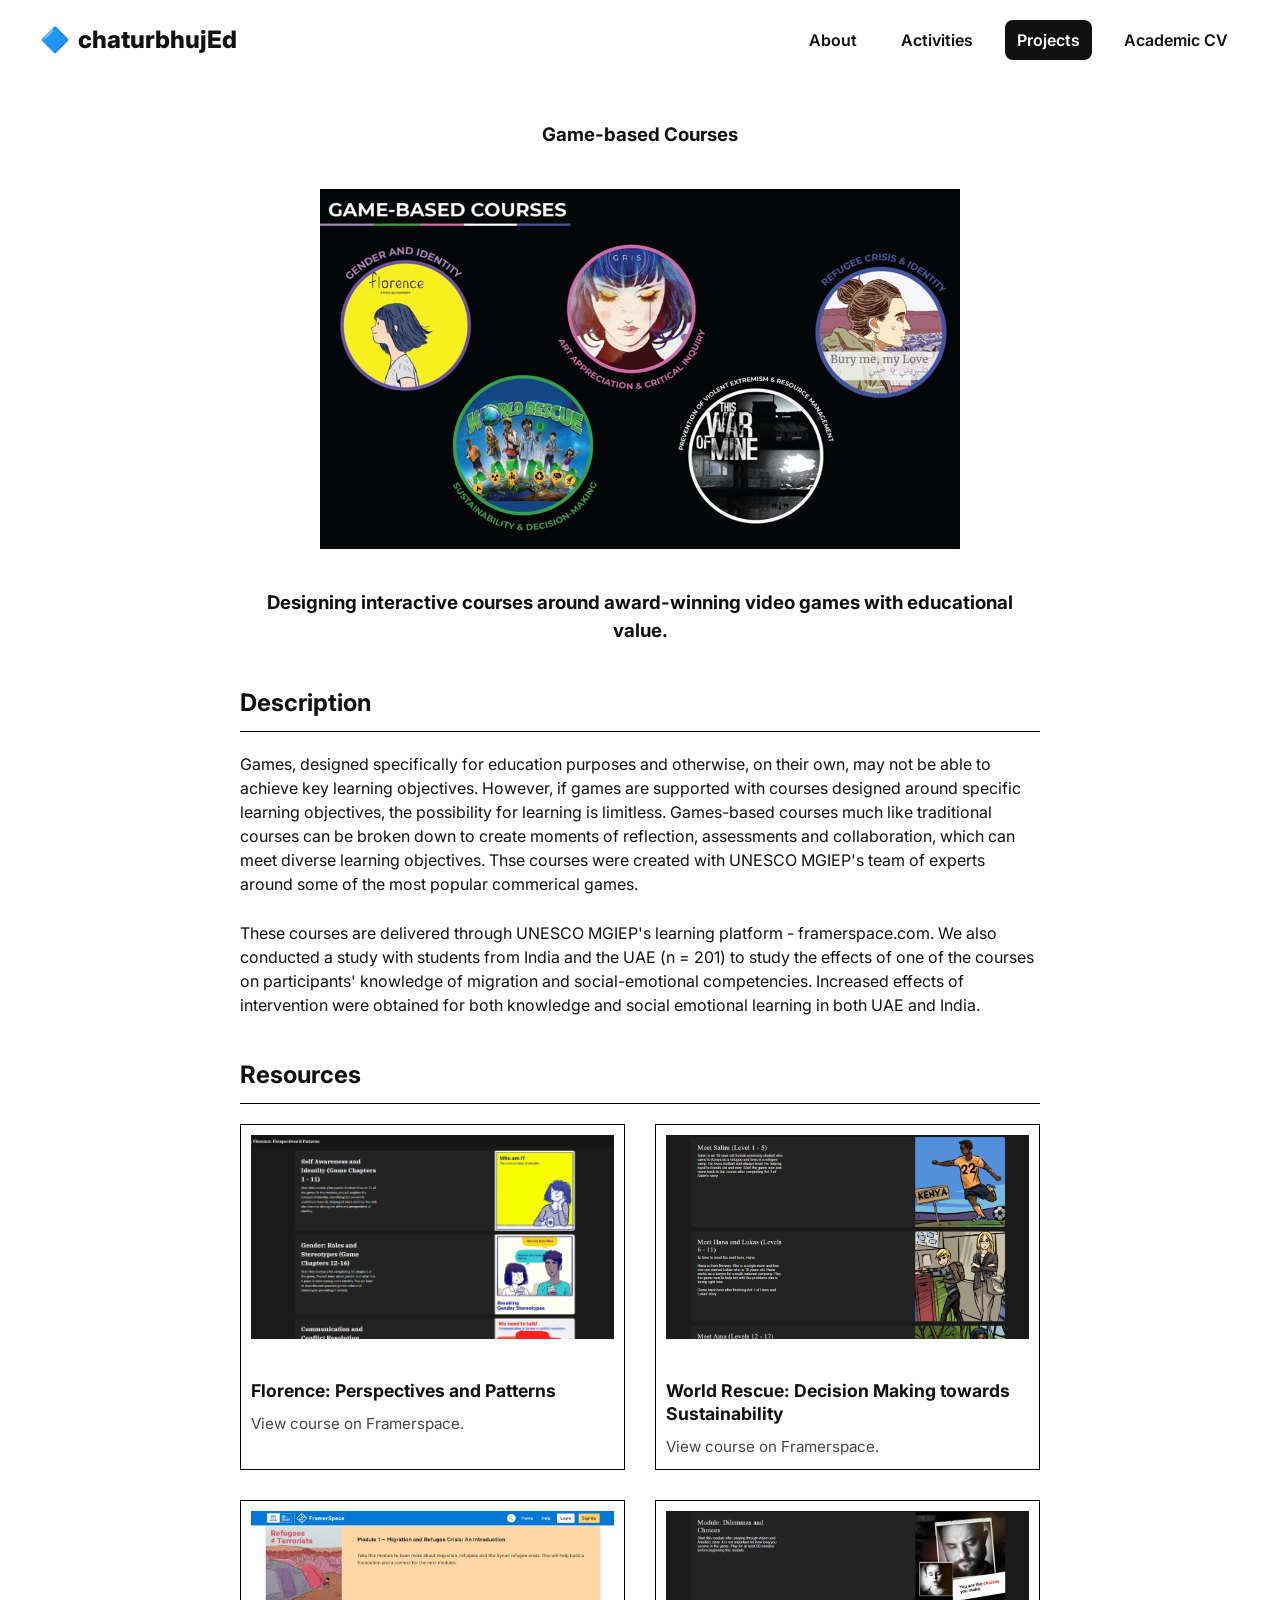
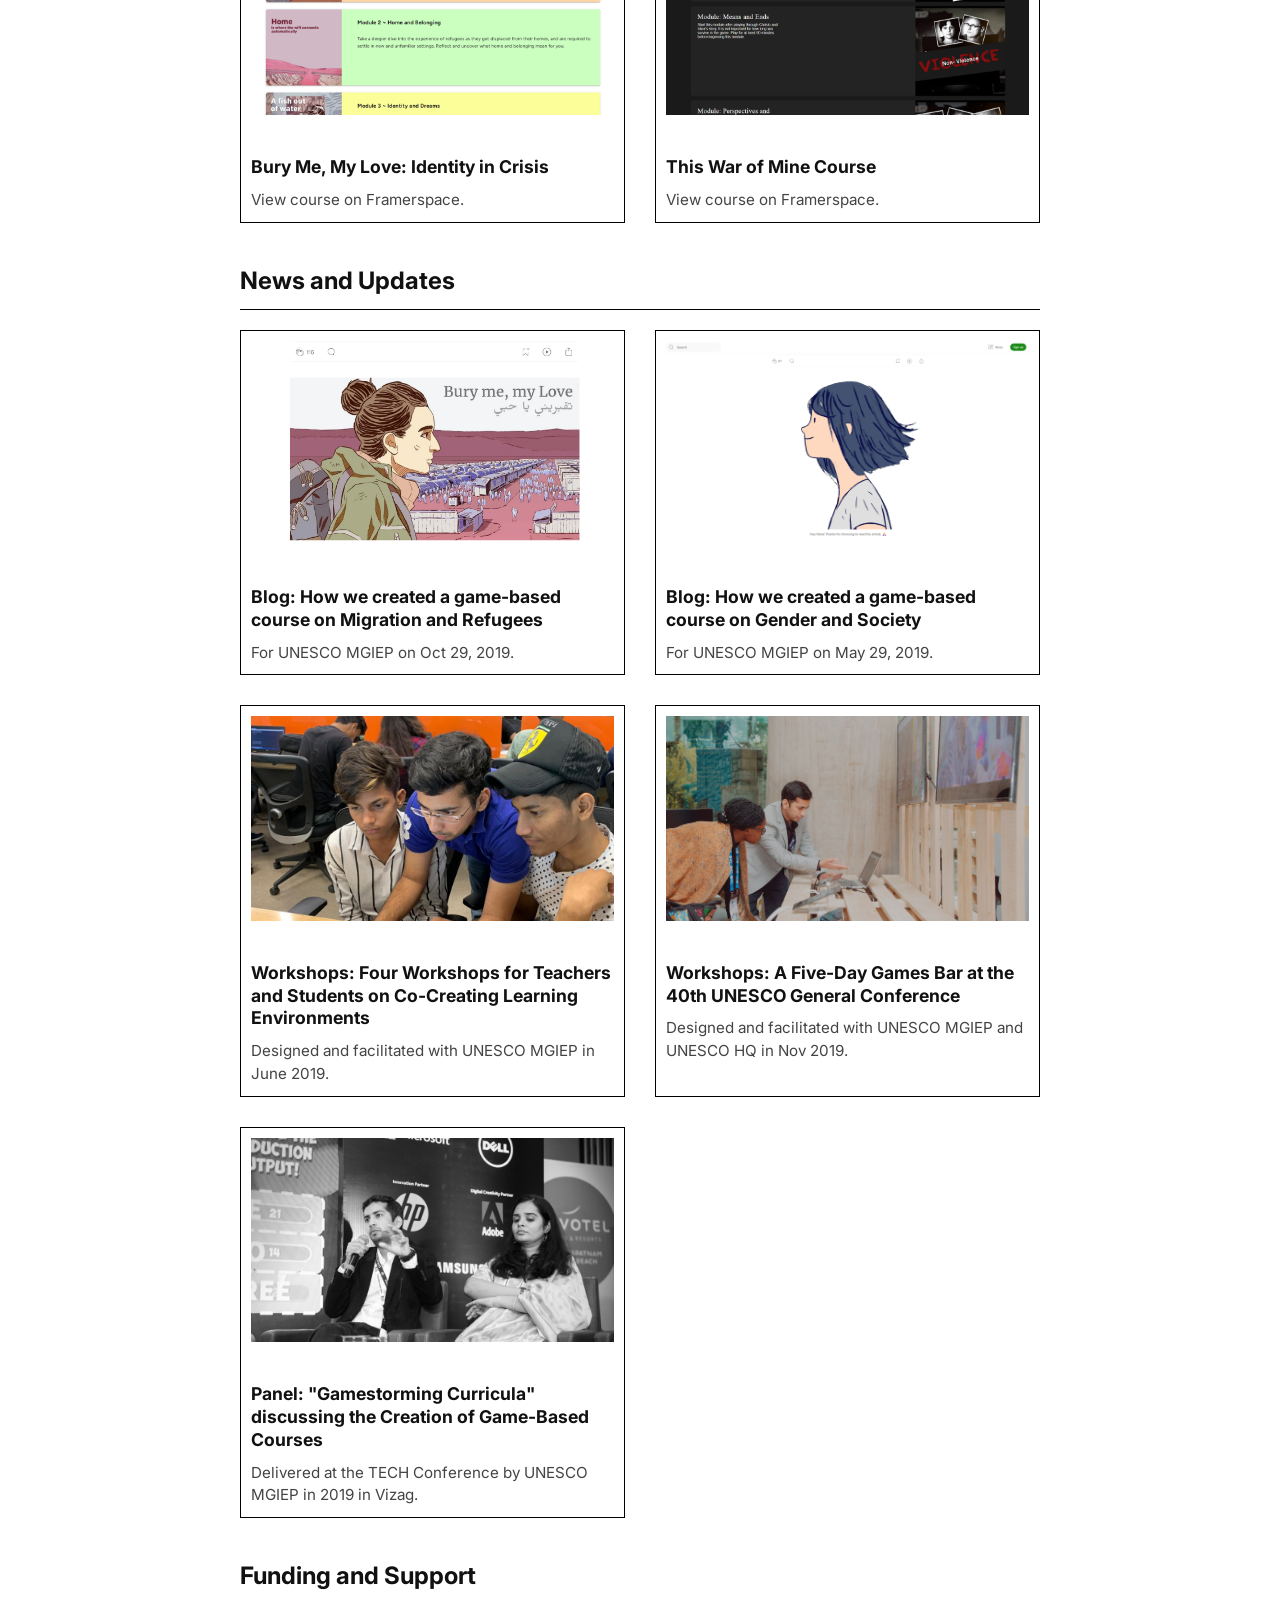
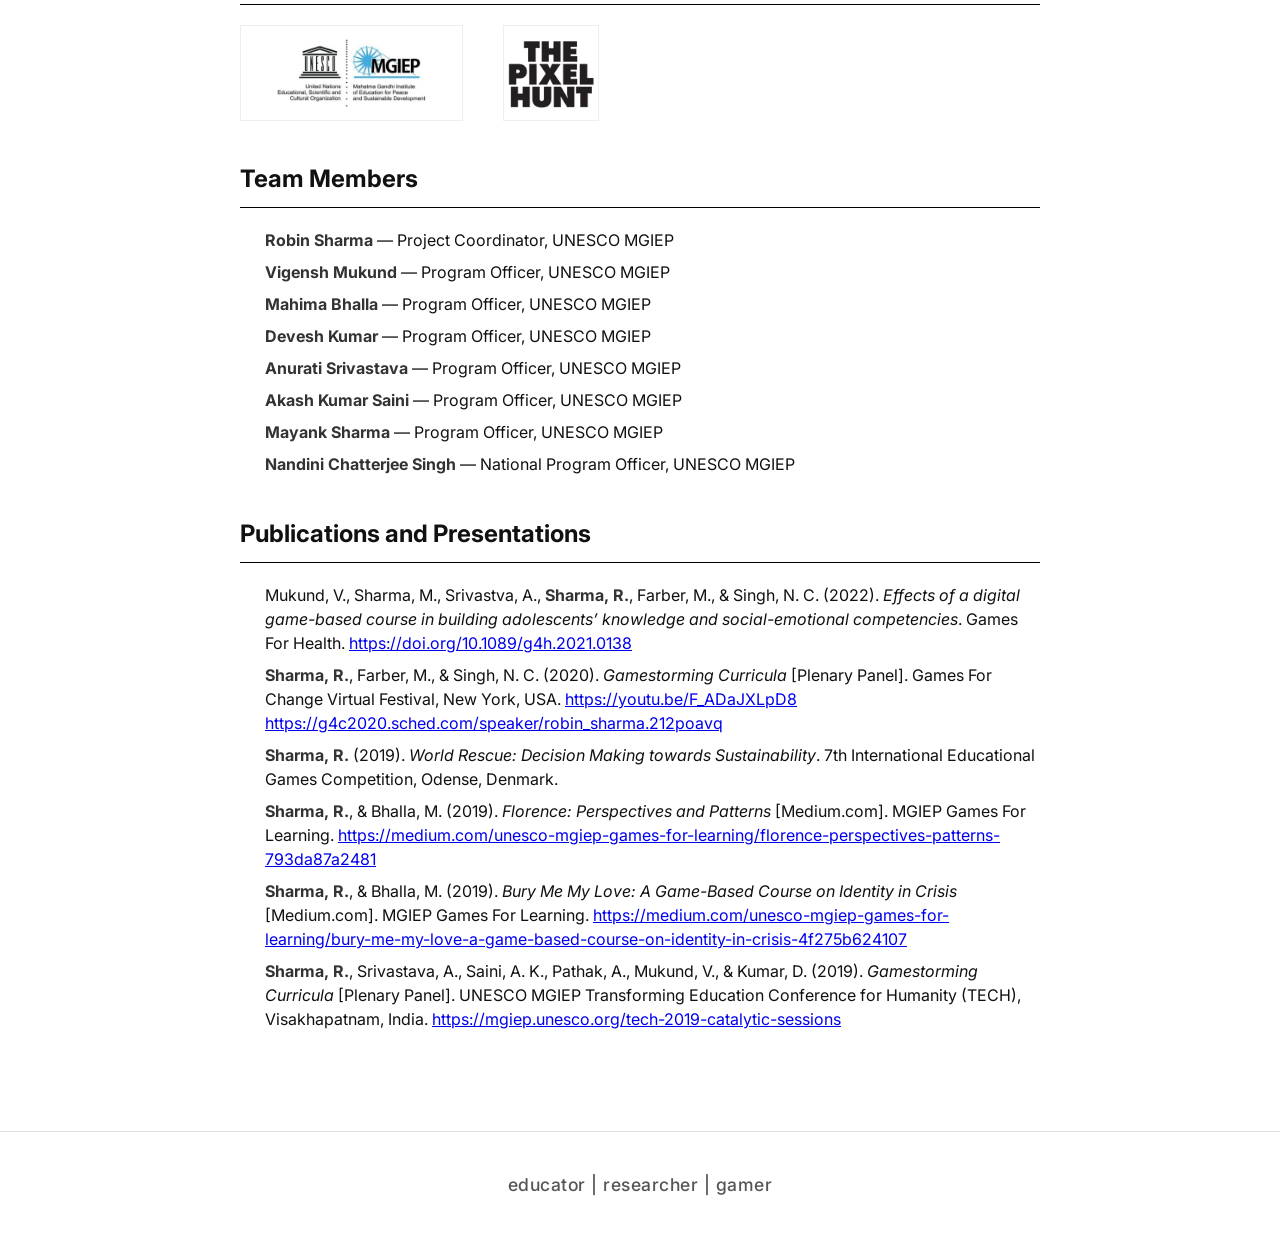
<file: project-gamecourses.html>
<!DOCTYPE html>
<html lang="en">

<head>
    <meta charset="UTF-8">
    <meta name="viewport" content="width=device-width, initial-scale=1.0">
    <title>DT Guides - chaturbhujEd</title>
    <link rel="stylesheet" href="style.css">
    <link rel="preconnect" href="https://fonts.googleapis.com">
    <link rel="preconnect" href="https://fonts.gstatic.com" crossorigin>
    <link href="https://fonts.googleapis.com/css2?family=Inter:wght@400;500;600;700;800&display=swap" rel="stylesheet">
</head>

<body>
    <header class="site-header">
        <div class="logo">
            <a href="index.html"
                style="text-decoration:none; color:inherit; display:flex; align-items:center; gap:8px;">
                <span class="logo-icon">🔷</span> chaturbhujEd
            </a>
        </div>
        <nav class="site-nav">
            <a href="about.html" class="nav-link">About</a>
            <a href="activities.html" class="nav-link">Activities</a>
            <a href="projects.html" class="nav-link active">Projects</a>
            <a href="https://docs.google.com/document/d/1rT6n0ILzIjwIK5z0yavcEdb-tZOFC500Auro90Noy_E/edit?usp=drive_link"
                class="nav-link">Academic CV</a>
        </nav>
    </header>
    <main id="main-content">
        <section class="page-section">

            <article class="cv-container">
                <h1>Game-based Courses</h1>
                <img src="GBC.jpg" alt="GBC" style="width: 80%; display: block; margin: 0 auto 40px auto;">
                <h3 style="margin-bottom: 40px; text-align: center;">Designing interactive courses around award-winning
                    video games with educational value. </h3>

                <section class="cv-section">
                    <h2>Description</h2>
                    <p style="margin-bottom: 25px;">
                        Games, designed specifically for education purposes and otherwise, on their own, may not be able
                        to achieve key learning objectives. However, if games are supported with courses designed around
                        specific learning objectives, the possibility for learning is limitless. Games-based courses
                        much like traditional courses can be broken down to create moments of reflection, assessments
                        and collaboration, which can meet diverse learning objectives. Thse courses were created with
                        UNESCO MGIEP's team of experts
                        around some of the most popular commerical games.
                    </p>
                    <p style="margin-bottom: 25px;">
                        These courses are delivered through UNESCO MGIEP's learning platform - framerspace.com. We also
                        conducted a study with students from India and the UAE (n = 201) to study the effects of one of
                        the courses on participants' knowledge of migration and social-emotional competencies. Increased
                        effects of intervention were obtained for both knowledge and social emotional learning in both
                        UAE and India.
                    </p>
                </section>
                <section class="cv-section">
                    <h2>Resources</h2>
                    <div class="blog-grid">
                        <a href="https://framerspace.com/courses/florence" target="_blank" rel="noopener noreferrer"
                            class="blog-card" style="text-decoration: none; color: inherit; display: block;">
                            <img src="Florence Course.png" alt="Florence Course" class="card-image">
                            <div class="card-content">
                                <h3>Florence: Perspectives and Patterns</h3>
                                <p>View course on Framerspace.</p>
                            </div>
                        </a>
                        <a href="https://www.framerspace.com/course/worldrescue?cid=5c873470ba1da745b2bc4958"
                            target="_blank" rel="noopener noreferrer" class="blog-card"
                            style="text-decoration: none; color: inherit; display: block;">
                            <img src="WR Course.png" alt="WR Course" class="card-image">
                            <div class="card-content">
                                <h3>World Rescue: Decision Making towards Sustainability</h3>
                                <p>View course on Framerspace.</p>
                            </div>
                        </a>
                        <a href="https://www.framerspace.com/course/bmml?cid=5d271a859c51fc5a157c0b8f" target="_blank"
                            rel="noopener noreferrer" class="blog-card"
                            style="text-decoration: none; color: inherit; display: block;">
                            <img src="BMML Course.png" alt="BMML Course" class="card-image">
                            <div class="card-content">
                                <h3> Bury Me, My Love: Identity in Crisis</h3>
                                <p>View course on Framerspace.</p>
                            </div>
                        </a>
                        <a href="https://framerspace.com/course/warofmine" target="_blank" rel="noopener noreferrer"
                            class="blog-card" style="text-decoration: none; color: inherit; display: block;">
                            <img src="TWOM Course.png" alt="TWOM Course" class="card-image">
                            <div class="card-content">
                                <h3>This War of Mine Course</h3>
                                <p>View course on Framerspace.</p>
                            </div>
                        </a>
                    </div>
                </section>

                <section class="cv-section">
                    <h2>News and Updates</h2>
                    <div class="blog-grid">
                        <a href="https://medium.com/unesco-mgiep-games-for-learning/bury-me-my-love-a-game-based-course-on-identity-in-crisis-4f275b624107"
                            class="blog-card" style="text-decoration: none; color: inherit; display: block;">
                            <img src="BMML.png" alt="Bury Me My Love" class="card-image">
                            <div class="card-content">
                                <h3>Blog: How we created a game-based course on Migration and Refugees</h3>
                                <p>For UNESCO MGIEP on Oct 29, 2019.</p>
                            </div>
                        </a>
                        <a href="https://medium.com/unesco-mgiep-games-for-learning/florence-perspectives-patterns-793da87a2481"
                            class="blog-card" style="text-decoration: none; color: inherit; display: block;">
                            <img src="Florence.png" alt="Florence" class="card-image">
                            <div class="card-content">
                                <h3>Blog: How we created a game-based course on Gender and Society</h3>
                                <p>For UNESCO MGIEP on May 29, 2019.</p>
                            </div>
                        </a>
                        <a href="https://mgiep.unesco.org/article/codesign-workshops-for-students-and-teachers"
                            class="blog-card" style="text-decoration: none; color: inherit; display: block;">
                            <img src="CoDesign WS.jpg" alt="CoDesign WS" class="card-image">
                            <div class="card-content">
                                <h3>Workshops: Four Workshops for Teachers and Students on Co-Creating Learning
                                    Environments
                                </h3>
                                <p>Designed and facilitated with UNESCO MGIEP in June 2019.</p>
                            </div>
                        </a>
                        <a href="https://youtu.be/NGz7574gTsg" class="blog-card"
                            style="text-decoration: none; color: inherit; display: block;">
                            <img src="Games Bar 2.jpg" alt="Games Bar" class="card-image">
                            <div class="card-content">
                                <h3>Workshops: A Five-Day Games Bar at the 40th UNESCO General Conference
                                </h3>
                                <p>Designed and facilitated with UNESCO MGIEP and UNESCO HQ in Nov 2019.</p>
                            </div>
                        </a>
                        <a href="https://mgiep.unesco.org/tech-2019-catalytic-sessions" class="blog-card"
                            style="text-decoration: none; color: inherit; display: block;">
                            <img src="4D8A0471.jpg" alt="Gamestorming Curricula TECH" class="card-image">
                            <div class="card-content">
                                <h3>Panel: "Gamestorming Curricula" discussing the Creation of Game-Based
                                    Courses</h3>
                                <p>Delivered at the TECH Conference by UNESCO MGIEP in 2019 in Vizag.</p>
                            </div>
                        </a>
                    </div>
                </section>

                <section class="cv-section">
                    <h2>Funding and Support</h2>
                    <div class="social-links"
                        style="justify-content: flex-start; gap: 40px; margin-top: 20px; align-items: center;">
                        <img src="MGIEP Logo.jpg" alt="MGIEP" style="border: 1px solid #eee; height: 96px;">
                        <img src="the pixel hunt.png" alt="the pixel hunt"
                            style="border: 1px solid #eee; height: 96px;">
                    </div>
                </section>

                <section class="cv-section">
                    <h2>Team Members</h2>
                    <ul class="cv-list">
                        <li><a href="https://www.linkedin.com/in/robinsharmaedu"
                                style="text-decoration: none; color: inherit;"><strong>Robin Sharma</strong></a> —
                            Project Coordinator, UNESCO MGIEP</li>
                        <li><a href="https://www.linkedin.com/in/vigneshmukund"
                                style="text-decoration: none; color: inherit;"><strong>Vigensh Mukund</strong></a> —
                            Program Officer, UNESCO MGIEP</li>
                        <li><a href="https://www.linkedin.com/in/mahima-bhalla"
                                style="text-decoration: none; color: inherit;"><strong>Mahima Bhalla</strong></a> —
                            Program Officer, UNESCO MGIEP</li>
                        <li><a href="https://www.linkedin.com/in/deveshz"
                                style="text-decoration: none; color: inherit;"><strong>Devesh Kumar</strong></a> —
                            Program Officer, UNESCO MGIEP</li>
                        <li><a href="https://www.linkedin.com/in/anuratisrivastva"
                                style="text-decoration: none; color: inherit;"><strong>Anurati Srivastava</strong></a> —
                            Program Officer, UNESCO MGIEP</li>
                        <li><a href="https://www.linkedin.com/in/aksaini05"
                                style="text-decoration: none; color: inherit;"><strong>Akash Kumar Saini</strong></a> —
                            Program Officer, UNESCO MGIEP</li>
                        <li><a href="https://www.linkedin.com/in/mayankds"
                                style="text-decoration: none; color: inherit;"><strong>Mayank Sharma</strong></a> —
                            Program Officer, UNESCO MGIEP</li>
                        <li><a href="https://www.linkedin.com/in/nandini-chatterjee-singh-310a3b168"
                                style="text-decoration: none; color: inherit;"><strong>Nandini Chatterjee
                                    Singh</strong></a> —
                            National Program Officer, UNESCO MGIEP</li>
                    </ul>
                </section>

                <section class="cv-section">
                    <h2>Publications and Presentations</h2>
                    <ul class="cv-list">
                        <li>Mukund, V., Sharma, M., Srivastva, A., <strong>Sharma, R.</strong>, Farber, M., & Singh,
                            N. C. (2022). <i>Effects of a digital game-based course in building adolescents’ knowledge
                                and
                                social-emotional competencies</i>. Games For Health. <a
                                href="https://doi.org/10.1089/g4h.2021.0138">https://doi.org/10.1089/g4h.2021.0138</a>
                        </li>
                        <li><strong>Sharma, R.</strong>, Farber, M., & Singh, N. C. (2020). <i>Gamestorming
                                Curricula</i>
                            [Plenary Panel]. Games For Change Virtual Festival, New York, USA. <a
                                href="https://youtu.be/F_ADaJXLpD8">https://youtu.be/F_ADaJXLpD8</a> <a
                                href="https://g4c2020.sched.com/speaker/robin_sharma.212poavq">https://g4c2020.sched.com/speaker/robin_sharma.212poavq</a>
                        </li>
                        <li><strong>Sharma, R.</strong> (2019). <i>World Rescue: Decision Making towards
                                Sustainability</i>. 7th International Educational Games Competition, Odense, Denmark.
                        </li>
                        <li><strong>Sharma, R.</strong>, & Bhalla, M. (2019). <i>Florence: Perspectives and
                                Patterns</i>
                            [Medium.com]. MGIEP Games For Learning. <a
                                href="https://medium.com/unesco-mgiep-games-for-learning/florence-perspectives-patterns-793da87a2481">https://medium.com/unesco-mgiep-games-for-learning/florence-perspectives-patterns-793da87a2481</a>
                        </li>
                        <li><strong>Sharma, R.</strong>, & Bhalla, M. (2019). <i>Bury Me My Love: A Game-Based
                                Course
                                on Identity in Crisis</i> [Medium.com]. MGIEP Games For Learning. <a
                                href="https://medium.com/unesco-mgiep-games-for-learning/bury-me-my-love-a-game-based-course-on-identity-in-crisis-4f275b624107">https://medium.com/unesco-mgiep-games-for-learning/bury-me-my-love-a-game-based-course-on-identity-in-crisis-4f275b624107</a>
                        </li>
                        <li><strong>Sharma, R.</strong>, Srivastava, A., Saini, A. K., Pathak, A., Mukund, V., &
                            Kumar, D. (2019). <i>Gamestorming Curricula</i> [Plenary Panel]. UNESCO MGIEP Transforming
                            Education Conference for Humanity (TECH), Visakhapatnam, India. <a
                                href="https://mgiep.unesco.org/tech-2019-catalytic-sessions">https://mgiep.unesco.org/tech-2019-catalytic-sessions</a>
                        </li>
                    </ul>
                </section>
            </article>
        </section>
    </main>
    <footer class="site-footer">
        <div class="footer-content">
            educator | researcher | gamer
        </div>
    </footer>
</body>

</html>
</file>
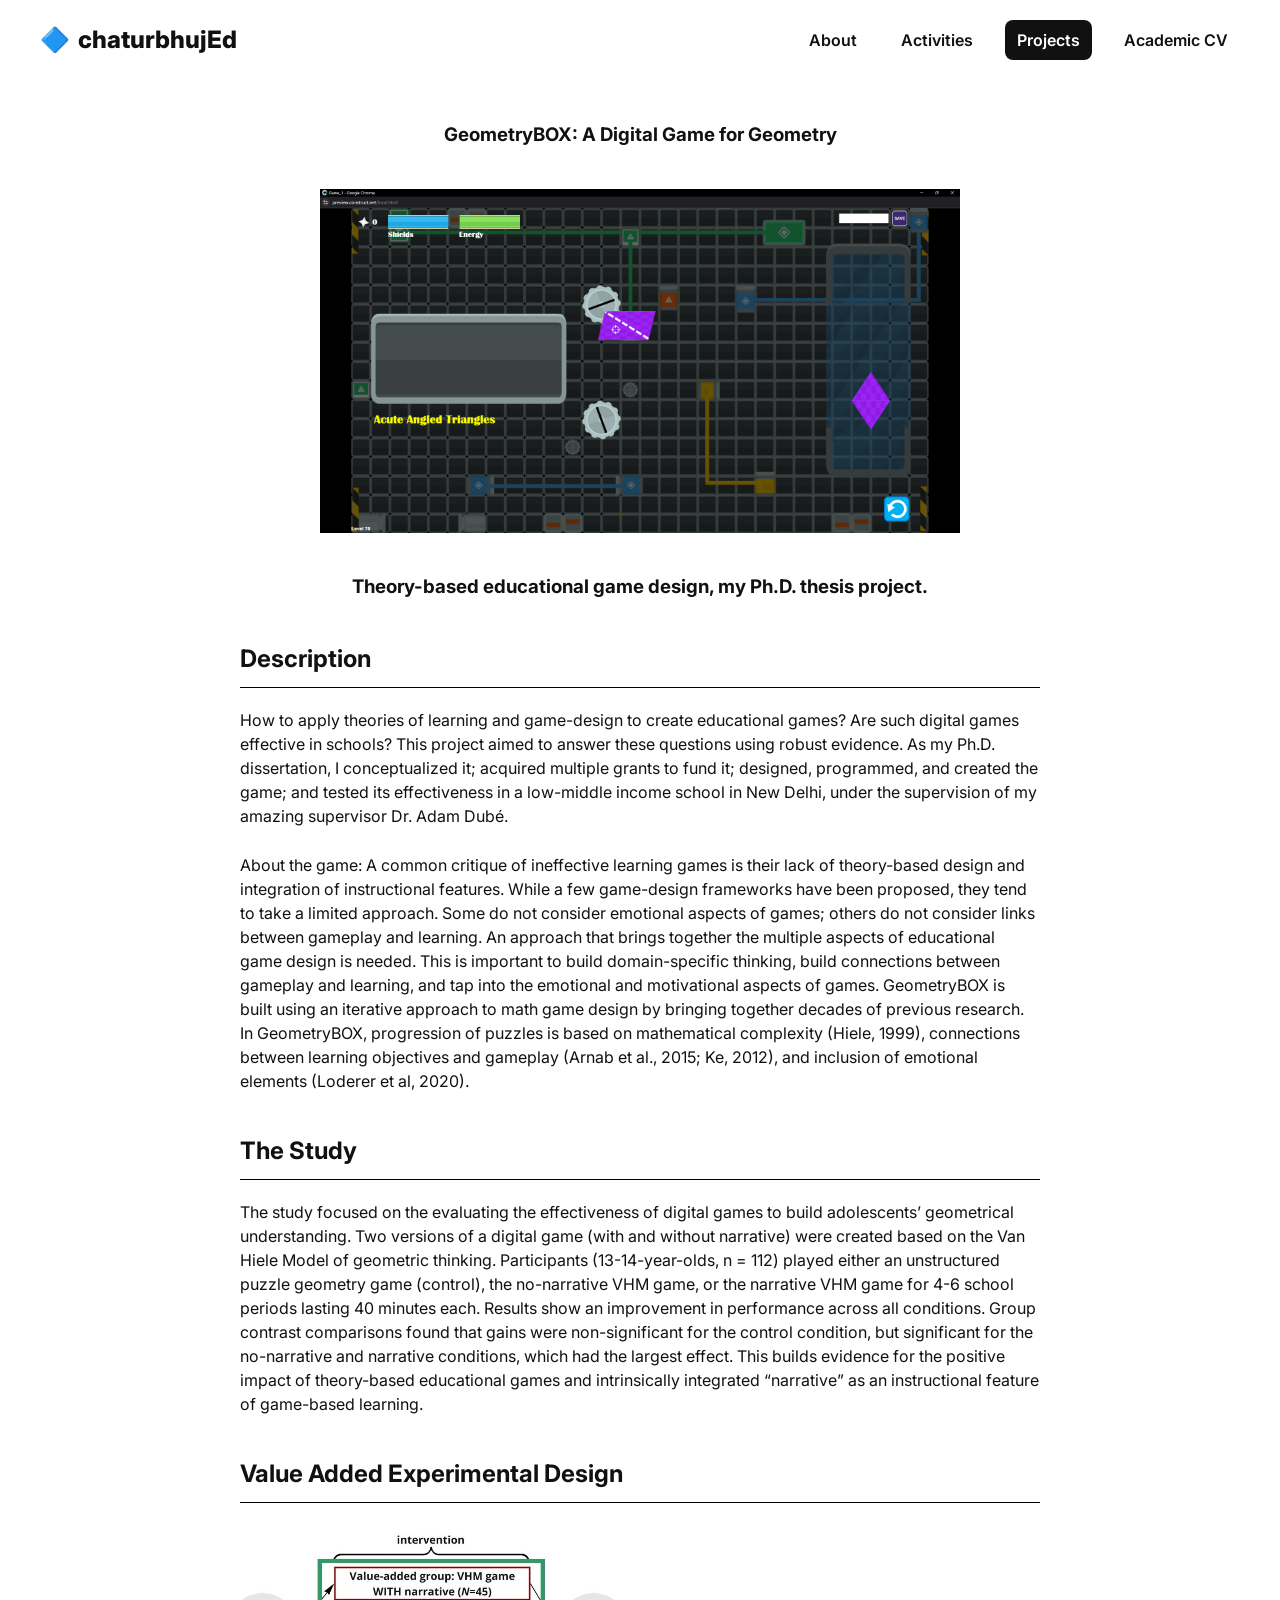
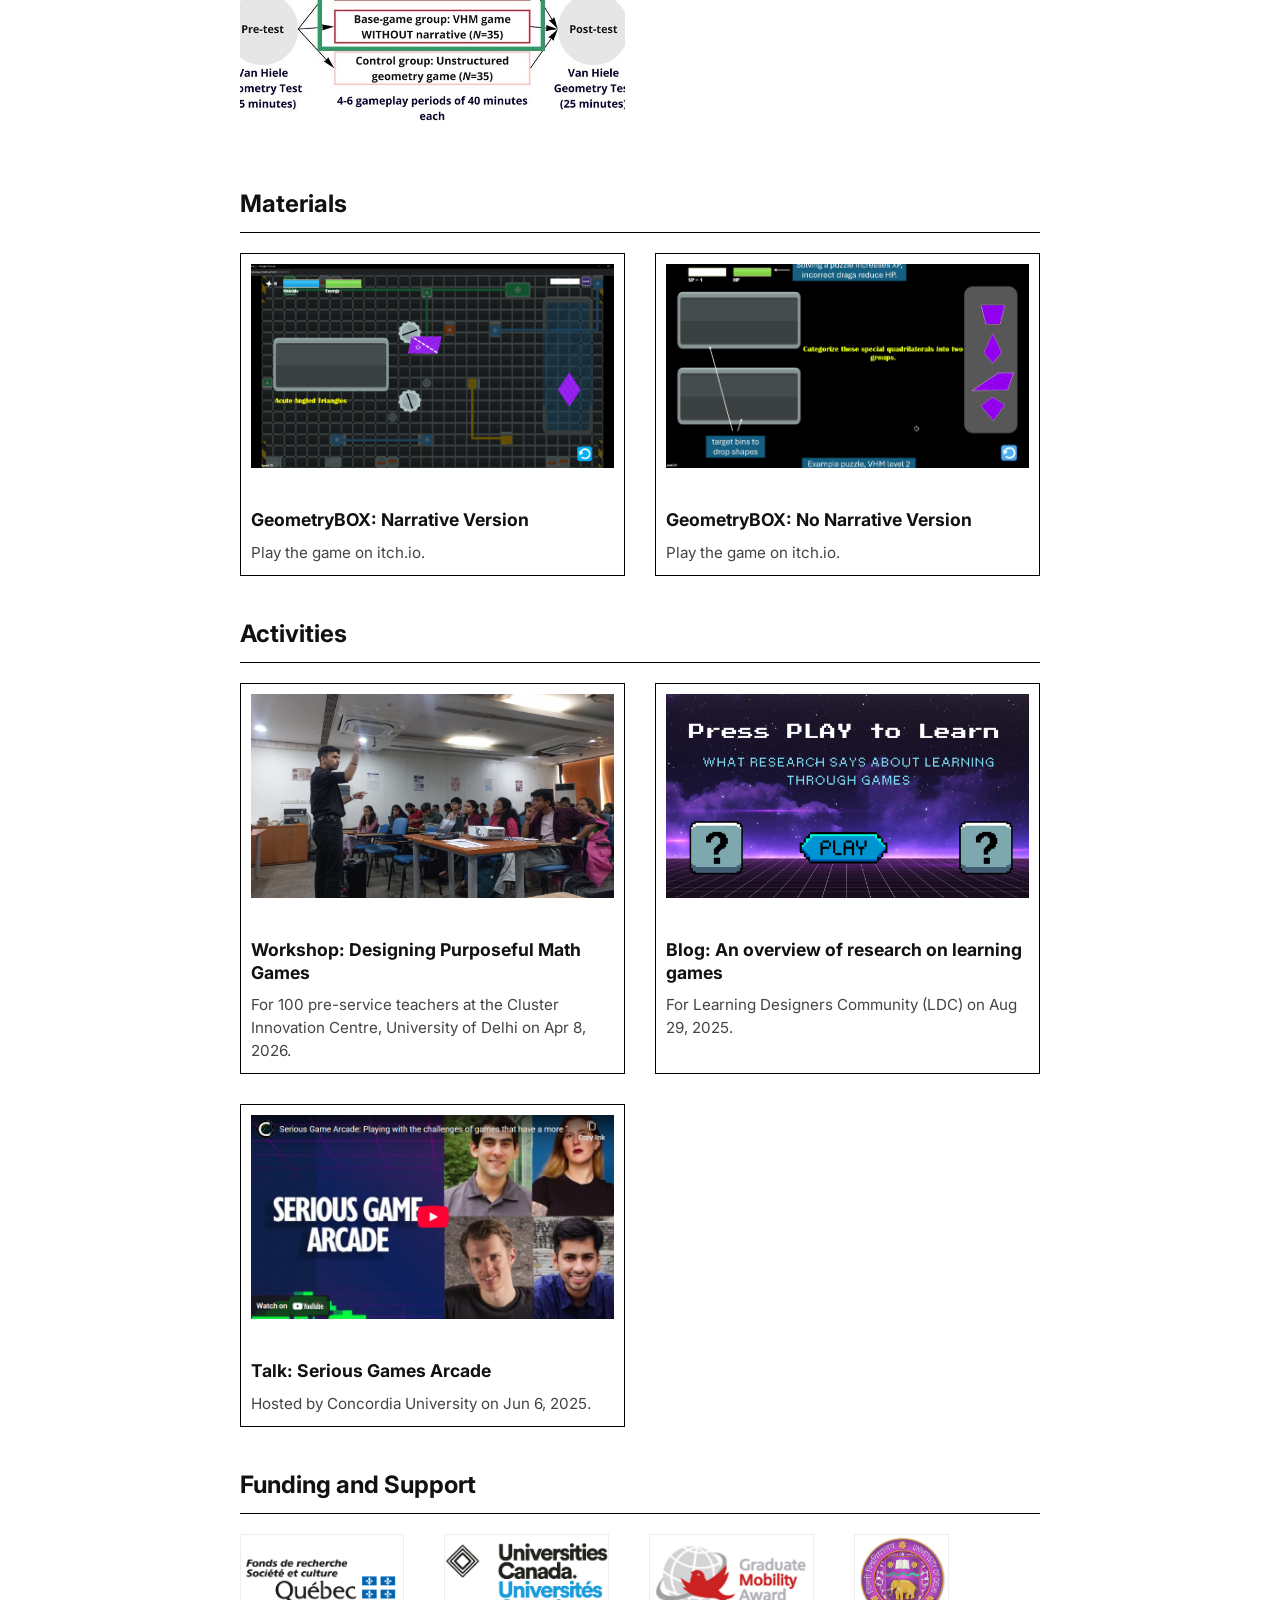
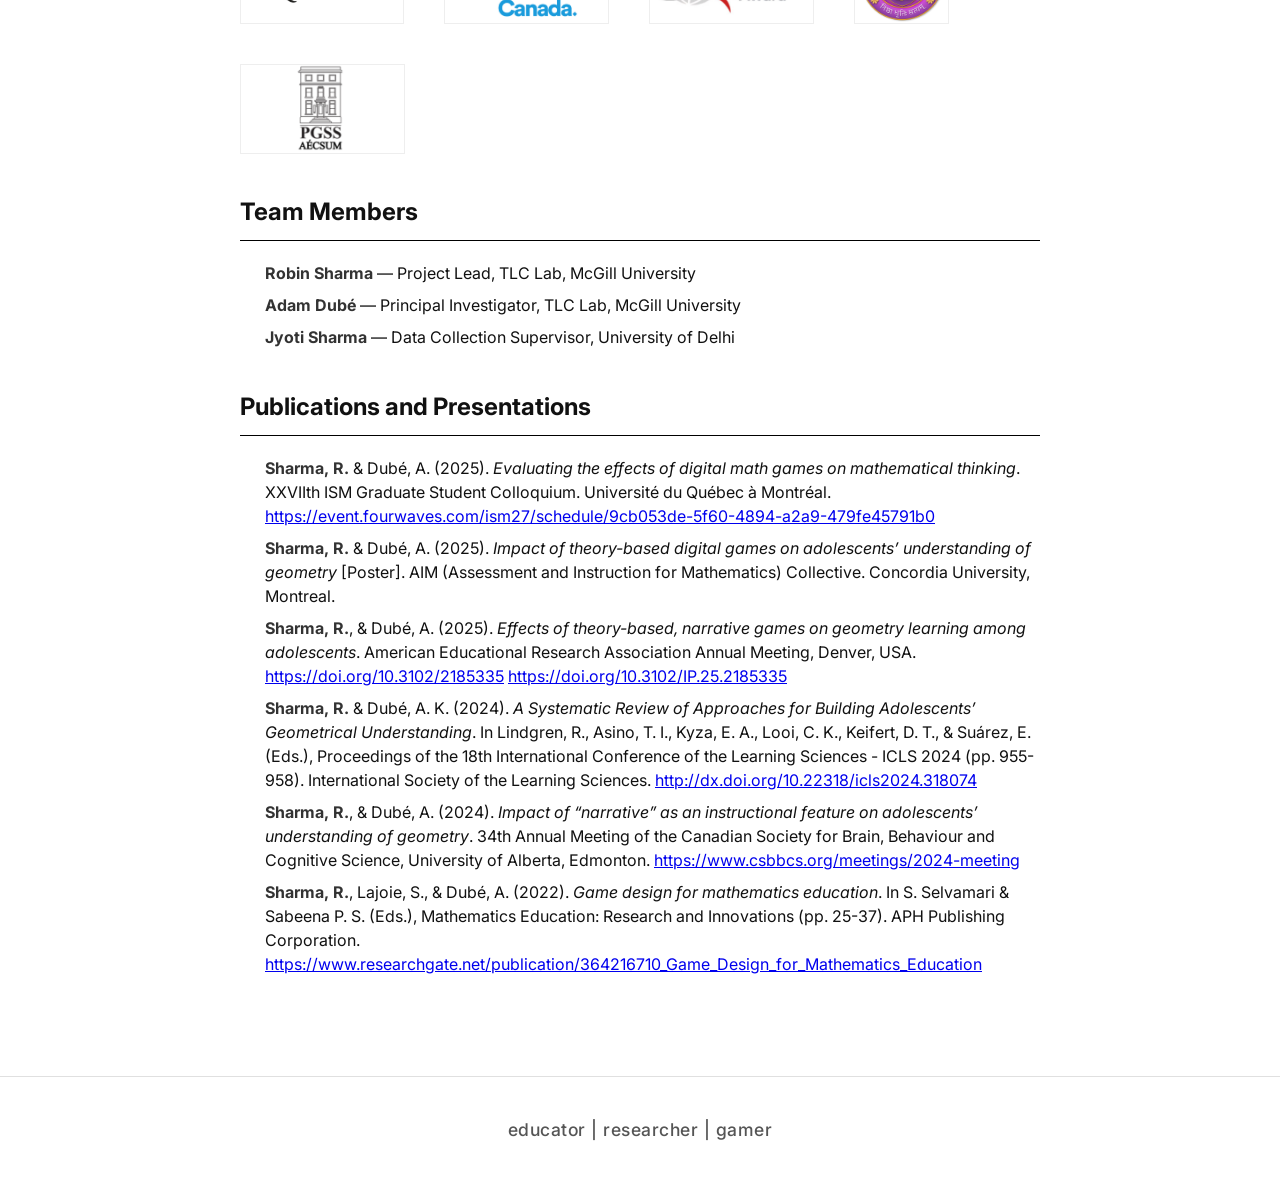
<file: project-GeometryBOX.html>
<!DOCTYPE html>
<html lang="en">

<head>
    <meta charset="UTF-8">
    <meta name="viewport" content="width=device-width, initial-scale=1.0">
    <title>DT Guides - chaturbhujEd</title>
    <link rel="stylesheet" href="style.css">
    <link rel="preconnect" href="https://fonts.googleapis.com">
    <link rel="preconnect" href="https://fonts.gstatic.com" crossorigin>
    <link href="https://fonts.googleapis.com/css2?family=Inter:wght@400;500;600;700;800&display=swap" rel="stylesheet">
</head>

<body>
    <header class="site-header">
        <div class="logo">
            <a href="index.html"
                style="text-decoration:none; color:inherit; display:flex; align-items:center; gap:8px;">
                <span class="logo-icon">🔷</span> chaturbhujEd
            </a>
        </div>
        <nav class="site-nav">
            <a href="about.html" class="nav-link">About</a>
            <a href="activities.html" class="nav-link">Activities</a>
            <a href="projects.html" class="nav-link active">Projects</a>
            <a href="https://docs.google.com/document/d/1rT6n0ILzIjwIK5z0yavcEdb-tZOFC500Auro90Noy_E/edit?usp=drive_link"
                class="nav-link">Academic CV</a>
        </nav>
    </header>
    <main id="main-content">
        <section class="page-section">

            <article class="cv-container">
                <h1>GeometryBOX: A Digital Game for Geometry</h1>
                <img src="GeometryBOX.png" alt="GeometryBOX"
                    style="width: 80%; display: block; margin: 0 auto 40px auto;">
                <h3 style="margin-bottom: 40px; text-align: center;">Theory-based educational game design, my Ph.D.
                    thesis project.</h3>

                <section class="cv-section">
                    <h2>Description</h2>
                    <p style="margin-bottom: 25px;">
                        How to apply theories of learning and game-design to create educational games? Are such digital
                        games effective in schools? This project aimed to answer these questions using robust evidence.
                        As my Ph.D. dissertation, I conceptualized it; acquired multiple grants to fund
                        it;
                        designed, programmed, and
                        created the game; and tested its effectiveness in a low-middle income school in New Delhi, under
                        the supervision of my amazing supervisor Dr. Adam Dubé.
                    </p>
                    <p style="margin-bottom: 25px;">
                        About the game: A common critique of ineffective learning games is their lack of theory-based
                        design and
                        integration of instructional features. While a few game-design frameworks have been proposed,
                        they tend to take a limited approach. Some do not consider emotional aspects of games; others do
                        not consider links between gameplay and learning. An approach that brings together the multiple
                        aspects of educational game design is needed. This is important to build domain-specific
                        thinking, build connections between gameplay and learning, and tap into the emotional and
                        motivational aspects of games. GeometryBOX is built using an iterative approach to math game
                        design
                        by bringing together decades of previous research. In GeometryBOX, progression of puzzles is
                        based on
                        mathematical complexity (Hiele, 1999), connections between learning objectives and gameplay
                        (Arnab et al., 2015; Ke, 2012), and inclusion of
                        emotional elements (Loderer et al, 2020).
                    </p>
                </section>

                <section class="cv-section">
                    <h2>The Study</h2>
                    <p style="margin-bottom: 25px;">
                        The study focused on the evaluating the effectiveness of digital games to build adolescents’
                        geometrical
                        understanding. Two versions of a digital game (with and without narrative) were created based on
                        the Van Hiele Model of geometric thinking. Participants (13-14-year-olds, n = 112) played either
                        an unstructured puzzle geometry game (control), the no-narrative VHM game, or the narrative VHM
                        game for 4-6 school periods lasting 40 minutes each. Results show an improvement in performance
                        across all conditions. Group contrast comparisons found that gains were non-significant for the
                        control condition, but significant for the no-narrative and narrative conditions, which had the
                        largest effect. This builds evidence for the positive impact of theory-based educational games
                        and intrinsically integrated “narrative” as an instructional feature of game-based learning.

                    </p>
                </section>
                <section class="cv-section">
                    <h2>Value Added Experimental Design</h2>
                    <div class="blog-grid">
                        <div class="blog-card" style="padding: 0; border: none;">
                            <a href="GeometryBOX Study Design.jpg" target="_blank">
                                <img src="GeometryBOX Study Design.jpg" alt="GeometryBOX Study Design"
                                    class="card-image" style="margin-bottom: 0;">
                            </a>
                        </div>
                    </div>
                </section>

                <section class="cv-section">
                    <h2>Materials</h2>
                    <div class="blog-grid">
                        <a href="https://chaturbhuj.itch.io/geometryna" class="blog-card"
                            style="text-decoration: none; color: inherit; display: block;">
                            <img src="GeometryBOX.png" alt="GeometryBOXNA" class="card-image">
                            <div class="card-content">
                                <h3>GeometryBOX: Narrative Version</h3>
                                <p>Play the game on itch.io.</p>
                            </div>
                        </a>
                        <a href="https://chaturbhuj.itch.io/geometrynn" class="blog-card"
                            style="text-decoration: none; color: inherit; display: block;">
                            <img src="GeometryBOX NN.jpg" alt="GeometryBOXNN" class="card-image">
                            <div class="card-content">
                                <h3>GeometryBOX: No Narrative Version</h3>
                                <p>Play the game on itch.io.</p>
                            </div>
                        </a>
                    </div>
                </section>

                <section class="cv-section">
                    <h2>Activities</h2>
                    <div class="blog-grid">
                        <a href="" class="blog-card" style="text-decoration: none; color: inherit; display: block;">
                            <img src="2026 CIC Math Game WS.jpg" alt="2026 CIC Math Game WS" class="card-image">
                            <div class="card-content">
                                <h3>Workshop: Designing Purposeful Math Games</h3>
                                <p>For 100 pre-service teachers at the Cluster Innovation Centre, University of Delhi on
                                    Apr
                                    8, 2026.</p>
                            </div>
                        </a>

                        <a href="https://www.linkedin.com/pulse/more-than-high-score-what-research-says-learning-through-eairc"
                            class="blog-card" style="text-decoration: none; color: inherit; display: block;">
                            <img src="LDC Games Blog.png" alt="LDC Games Blog" class="card-image">
                            <div class="card-content">
                                <h3>Blog: An overview of research on learning games</h3>
                                <p>For Learning Designers Community (LDC) on Aug 29, 2025.</p>
                            </div>
                        </a>

                        <a href="https://www.concordia.ca/cuevents/offices/provost/fourth-space/2025/06/06/serious-game-arcade.html"
                            class="blog-card" style="text-decoration: none; color: inherit; display: block;">
                            <img src="Serious Games Arcade.png" alt="Serious Games Arcade" class="card-image">
                            <div class="card-content">
                                <h3>Talk: Serious Games Arcade</h3>
                                <p>Hosted by Concordia University on Jun 6, 2025.</p>
                            </div>
                        </a>
                    </div>
                </section>

                <section class="cv-section">
                    <h2>Funding and Support</h2>
                    <div class="social-links"
                        style="justify-content: flex-start; gap: 40px; margin-top: 20px; align-items: center;">
                        <img src="FRQSC.png" alt="FRQSC" style="border: 1px solid #eee; height: 90px;">
                        <img src="UnivCan.png" alt="UnivCan" style="border: 1px solid #eee; height: 90px;">
                        <img src="GMA.png" alt="GMA" style="border: 1px solid #eee; height: 90px;">
                        <img src="Delhi_University.svg.png" alt="Delhi_University"
                            style="border: 1px solid #eee; height: 90px;">
                        <img src="PGSS.png" alt="PGSS" style="border: 1px solid #eee; height: 90px;">
                    </div>
                </section>

                <section class="cv-section">
                    <h2>Team Members</h2>
                    <ul class="cv-list">
                        <li><a href="https://www.linkedin.com/in/robinsharmaedu"
                                style="text-decoration: none; color: inherit;"><strong>Robin Sharma</strong></a> —
                            Project Lead, TLC Lab, McGill University</li>
                        <li><a href="https://www.linkedin.com/in/adam-dubé-1b9b679"
                                style="text-decoration: none; color: inherit;"><strong>Adam Dubé</strong></a> —
                            Principal Investigator, TLC Lab, McGill University</li>
                        <li><a href="https://www.linkedin.com/in/jyoti-sharma-b584431a9"
                                style="text-decoration: none; color: inherit;"><strong>Jyoti Sharma</strong></a> —
                            Data Collection Supervisor, University of Delhi</li>
                    </ul>
                </section>

                <section class="cv-section">
                    <h2>Publications and Presentations</h2>
                    <ul class="cv-list">

                        <li><strong>Sharma, R.</strong> & Dubé, A. (2025). <i>Evaluating the effects of
                                digital math games on mathematical thinking</i>. XXVIIth ISM Graduate Student
                            Colloquium. Université du Québec à Montréal. <a
                                href="https://event.fourwaves.com/ism27/schedule/9cb053de-5f60-4894-a2a9-479fe45791b0">https://event.fourwaves.com/ism27/schedule/9cb053de-5f60-4894-a2a9-479fe45791b0</a>
                        </li>
                        <li><strong>Sharma, R.</strong> & Dubé, A. (2025). <i>Impact of theory-based digital
                                games on adolescents’ understanding of geometry</i> [Poster]. AIM (Assessment and
                            Instruction for Mathematics) Collective. Concordia University, Montreal.</li>

                        <li><strong>Sharma, R.</strong>, & Dubé, A. (2025). <i>Effects of theory-based,
                                narrative games on geometry learning among adolescents</i>. American Educational
                            Research Association Annual Meeting, Denver, USA. <a
                                href="https://doi.org/10.3102/2185335">https://doi.org/10.3102/2185335</a> <a
                                href="https://doi.org/10.3102/IP.25.2185335">https://doi.org/10.3102/IP.25.2185335</a>
                        </li>
                        <li><strong>Sharma, R.</strong> & Dubé, A. K. (2024). <i>A Systematic Review of Approaches
                                for Building Adolescents’ Geometrical Understanding</i>. In Lindgren, R., Asino, T. I.,
                            Kyza, E. A., Looi, C. K., Keifert, D. T., & Suárez, E. (Eds.), Proceedings of the 18th
                            International Conference of the Learning Sciences - ICLS 2024 (pp. 955-958).
                            International Society of the Learning Sciences. <a
                                href="http://dx.doi.org/10.22318/icls2024.318074">http://dx.doi.org/10.22318/icls2024.318074</a>
                        </li>
                        <li><strong>Sharma, R.</strong>, & Dubé, A. (2024). <i>Impact of “narrative” as an
                                instructional feature on adolescents’ understanding of geometry</i>. 34th Annual Meeting
                            of the Canadian Society for Brain, Behaviour and Cognitive Science, University of
                            Alberta, Edmonton. <a
                                href="https://www.csbbcs.org/meetings/2024-meeting">https://www.csbbcs.org/meetings/2024-meeting</a>
                        </li>
                        <li><strong>Sharma, R.</strong>, Lajoie, S., & Dubé, A. (2022). <i>Game design for
                                mathematics education</i>. In S. Selvamari & Sabeena P. S. (Eds.), Mathematics
                            Education:
                            Research and Innovations (pp. 25-37). APH Publishing Corporation. <a
                                href="https://www.researchgate.net/publication/364216710_Game_Design_for_Mathematics_Education">https://www.researchgate.net/publication/364216710_Game_Design_for_Mathematics_Education</a>
                        </li>
                    </ul>
                </section>
            </article>
        </section>
    </main>
    <footer class="site-footer">
        <div class="footer-content">
            educator | researcher | gamer
        </div>
    </footer>
</body>

</html>
</file>
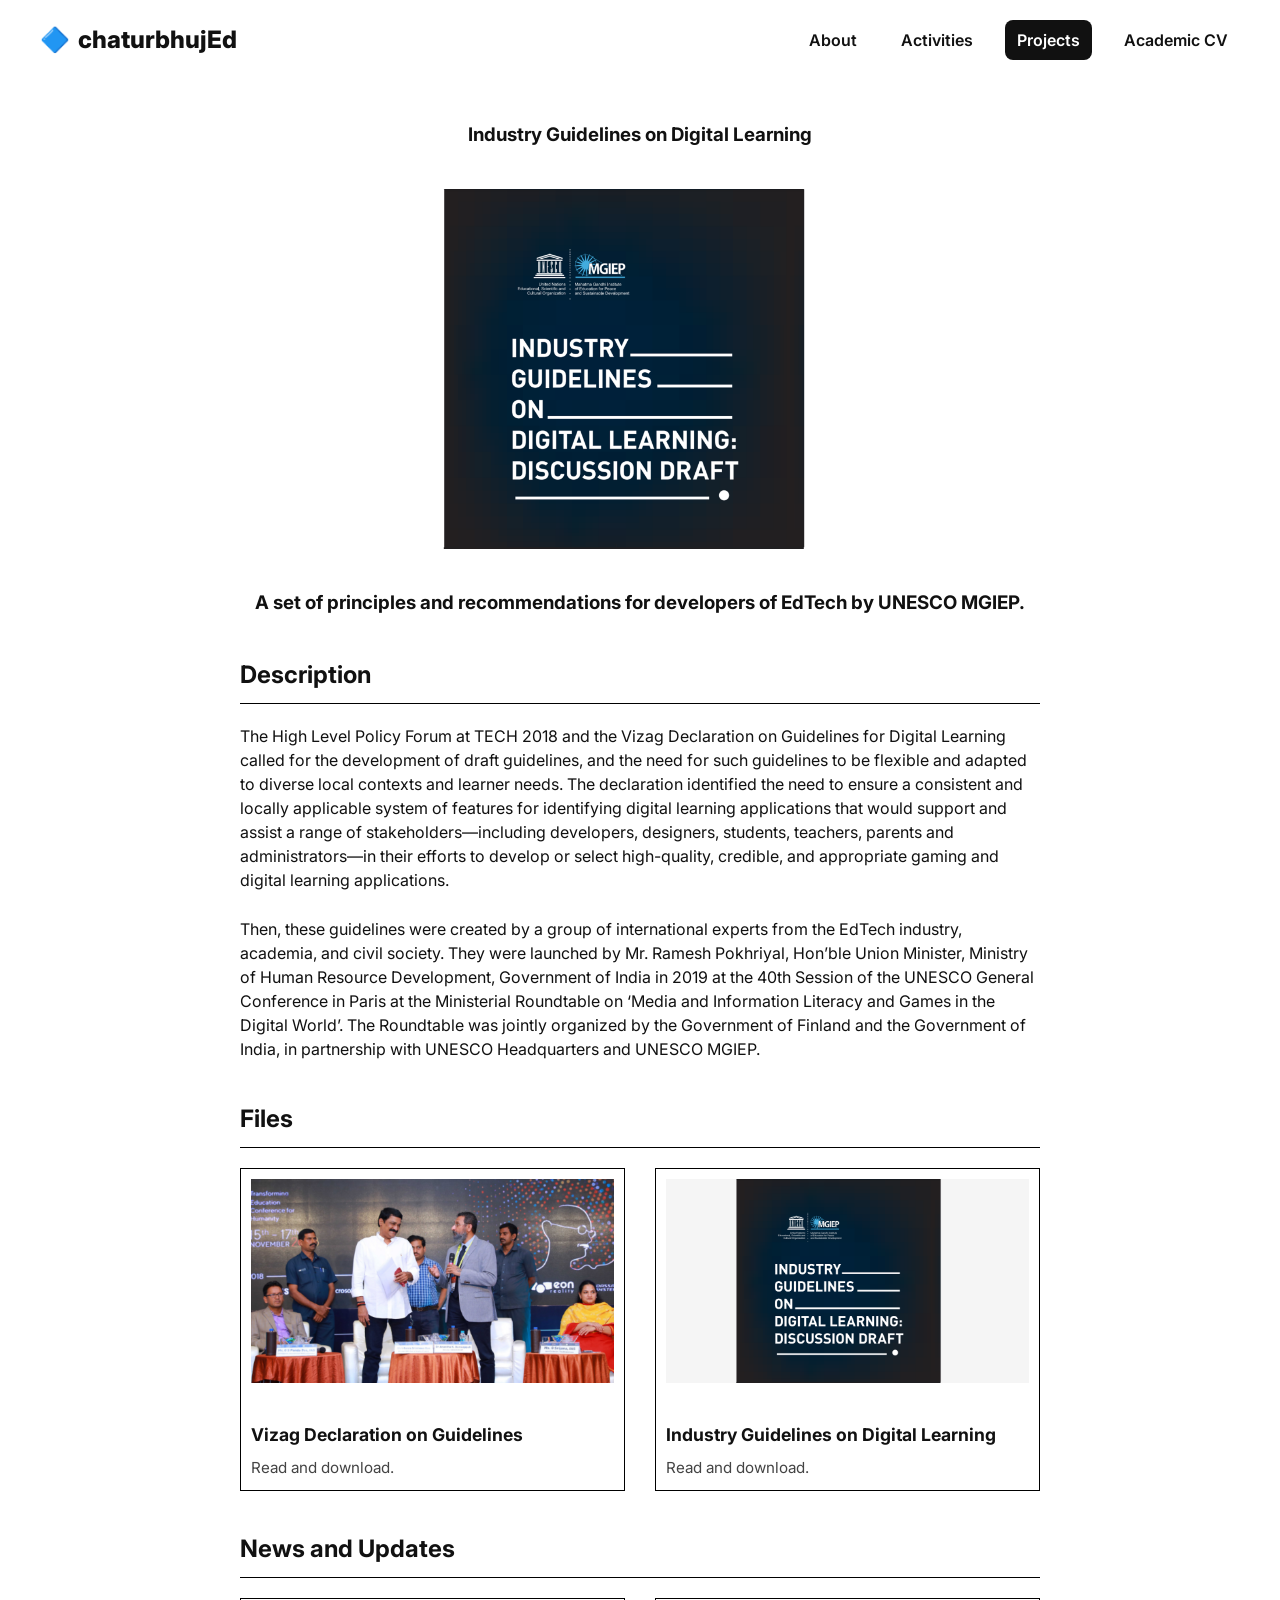
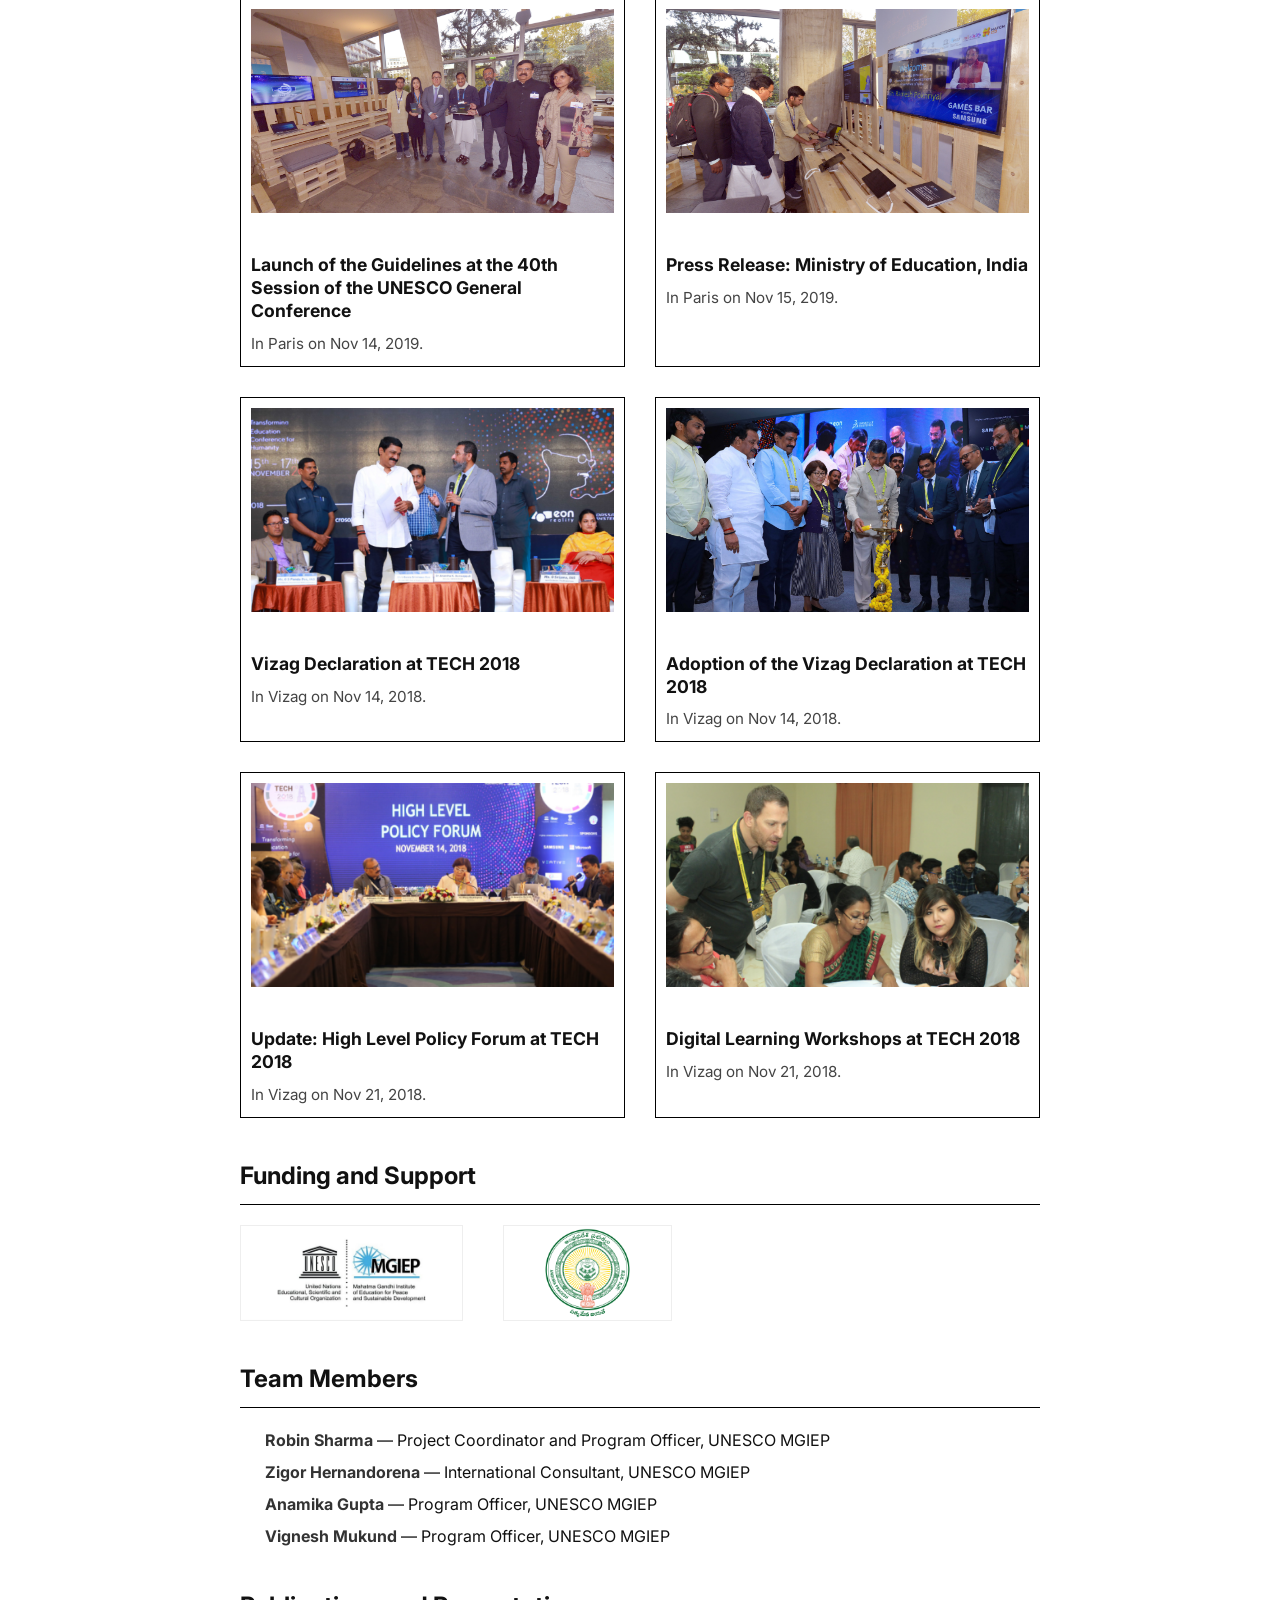
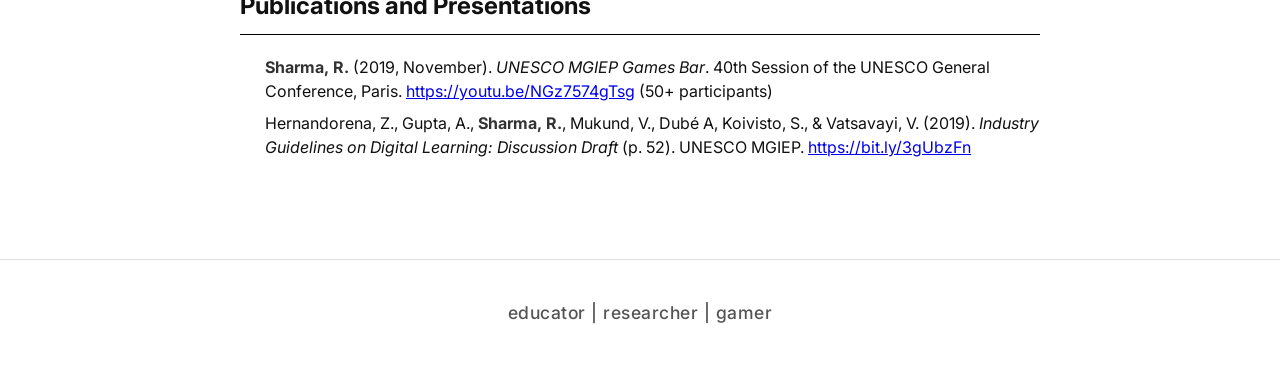
<file: project-guidelines.html>
<!DOCTYPE html>
<html lang="en">

<head>
    <meta charset="UTF-8">
    <meta name="viewport" content="width=device-width, initial-scale=1.0">
    <title>DT Guides - chaturbhujEd</title>
    <link rel="stylesheet" href="style.css">
    <link rel="preconnect" href="https://fonts.googleapis.com">
    <link rel="preconnect" href="https://fonts.gstatic.com" crossorigin>
    <link href="https://fonts.googleapis.com/css2?family=Inter:wght@400;500;600;700;800&display=swap" rel="stylesheet">
</head>

<body>
    <header class="site-header">
        <div class="logo">
            <a href="index.html"
                style="text-decoration:none; color:inherit; display:flex; align-items:center; gap:8px;">
                <span class="logo-icon">🔷</span> chaturbhujEd
            </a>
        </div>
        <nav class="site-nav">
            <a href="about.html" class="nav-link">About</a>
            <a href="activities.html" class="nav-link">Activities</a>
            <a href="projects.html" class="nav-link active">Projects</a>
            <a href="https://docs.google.com/document/d/1rT6n0ILzIjwIK5z0yavcEdb-tZOFC500Auro90Noy_E/edit?usp=drive_link"
                class="nav-link">Academic CV</a>
        </nav>
    </header>
    <main id="main-content">
        <section class="page-section">

            <article class="cv-container">
                <h1>Industry Guidelines on Digital Learning</h1>
                <img src="Guidelines.png" alt="Guidelines"
                    style="width: 80%; display: block; margin: 0 auto 40px auto;">
                <h3 style="margin-bottom: 40px; text-align: center;">A set of principles and recommendations for
                    developers of EdTech by UNESCO MGIEP. </h3>

                <section class="cv-section">
                    <h2>Description</h2>
                    <p style="margin-bottom: 25px;">
                        The High Level Policy Forum at TECH 2018 and the
                        Vizag Declaration on Guidelines for Digital Learning called for
                        the development of draft guidelines, and the need for such
                        guidelines to be flexible and adapted to diverse local contexts
                        and learner needs. The declaration identified the need to
                        ensure a consistent and locally applicable system of features
                        for identifying digital learning applications that would support
                        and assist a range of stakeholders—including developers,
                        designers, students, teachers, parents and administrators—in
                        their efforts to develop or select high-quality, credible, and
                        appropriate gaming and digital learning applications.
                    </p>
                    <p style="margin-bottom: 25px;">
                        Then, these guidelines were created by a group of international experts from the EdTech
                        industry, academia, and civil society. They were launched by Mr. Ramesh Pokhriyal, Hon’ble Union
                        Minister, Ministry of Human Resource Development, Government of India in 2019 at the 40th
                        Session of the UNESCO General Conference in Paris at the Ministerial Roundtable on ‘Media and
                        Information Literacy and Games in the Digital World’. The Roundtable was jointly organized by
                        the Government of Finland and the Government of India, in partnership with UNESCO Headquarters
                        and UNESCO MGIEP.
                    </p>
                </section>
                <section class="cv-section">
                    <h2>Files</h2>
                    <div class="blog-grid">
                        <a href="2018 Declaration.pdf" target="_blank" rel="noopener noreferrer" class="blog-card"
                            style="text-decoration: none; color: inherit; display: block;">
                            <img src="Declaration.png" alt="Declaration" class="card-image">
                            <div class="card-content">
                                <h3>Vizag Declaration on Guidelines</h3>
                                <p>Read and download.</p>
                            </div>
                        </a>
                        <a href="Digital Guidelines.pdf" target="_blank" rel="noopener noreferrer" class="blog-card"
                            style="text-decoration: none; color: inherit; display: block;">
                            <img src="Guidelines.png" alt="Guidelines" class="card-image">
                            <div class="card-content">
                                <h3>Industry Guidelines on Digital Learning</h3>
                                <p>Read and download.</p>
                            </div>
                        </a>
                    </div>
                </section>

                <section class="cv-section">
                    <h2>News and Updates</h2>
                    <div class="blog-grid">
                        <a href="https://mgiep.unesco.org/article/unesco-mgiep-launches-digital-learning-guidelines-at-the-general-conference-in-paris"
                            class="blog-card" style="text-decoration: none; color: inherit; display: block;">
                            <img src="Guidelines Launch.JPG" alt="Guidelines Launch" class="card-image">
                            <div class="card-content">
                                <h3>Launch of the Guidelines at the 40th Session of the UNESCO General Conference
                                </h3>
                                <p>In Paris on Nov 14, 2019.</p>
                            </div>
                        </a>
                        <a href="https://www.pib.gov.in/Pressreleaseshare.aspx?PRID=1591811&reg=3&lang=2"
                            class="blog-card" style="text-decoration: none; color: inherit; display: block;">
                            <img src="Press Release.JPG" alt="Press Release" class="card-image">
                            <div class="card-content">
                                <h3>Press Release: Ministry of Education, India
                                </h3>
                                <p>In Paris on Nov 15, 2019.</p>
                            </div>
                        </a>
                        <a href="https://mgiep.unesco.org/article/draft-vizag-declaration-on-guidelines-for-digital-learning-for-adoption-at-the-transforming-education-for-humanity-conference-vishakhapatnam-andhra-pradesh-india-15-17-november-2018"
                            class="blog-card" style="text-decoration: none; color: inherit; display: block;">
                            <img src="Declaration.png" alt="Declaration" class="card-image">
                            <div class="card-content">
                                <h3>Vizag Declaration at TECH 2018</h3>
                                <p>In Vizag on Nov 14, 2018.</p>
                            </div>
                        </a>
                        <a href="https://mgiep.unesco.org/article/adoption-of-the-vizag-declaration-as-tech-2018-draws-to-a-close"
                            class="blog-card" style="text-decoration: none; color: inherit; display: block;">
                            <img src="Guidelines Adoption.png" alt="Guidelines Adoption" class="card-image">
                            <div class="card-content">
                                <h3>Adoption of the Vizag Declaration at TECH 2018
                                </h3>
                                <p>In Vizag on Nov 14, 2018.</p>
                            </div>
                        </a>
                        <a href="https://mgiep.unesco.org/article/unesco-mgiep-conducts-a-high-level-policy-forum-as-a-prelude-to-tech-2018"
                            class="blog-card" style="text-decoration: none; color: inherit; display: block;">
                            <img src="HLPF.png" alt="Plicy Forum" class="card-image">
                            <div class="card-content">
                                <h3>Update: High Level Policy Forum at TECH 2018
                                </h3>
                                <p>In Vizag on Nov 21, 2018.</p>
                            </div>
                        </a>
                        <a href="https://mgiep.unesco.org/article/highly-educational-pre-conference-workshops-to-kick-off-tech-2018"
                            class="blog-card" style="text-decoration: none; color: inherit; display: block;">
                            <img src="TECH 18 Workshops.png" alt="TECH 18 Workshops" class="card-image">
                            <div class="card-content">
                                <h3>Digital Learning Workshops at TECH 2018
                                </h3>
                                <p>In Vizag on Nov 21, 2018.</p>
                            </div>
                        </a>
                    </div>
                </section>

                <section class="cv-section">
                    <h2>Funding and Support</h2>
                    <div class="social-links"
                        style="justify-content: flex-start; gap: 40px; margin-top: 20px; align-items: center;">
                        <img src="MGIEP Logo.jpg" alt="MGIEP" style="border: 1px solid #eee; height: 96px;">
                        <img src="AP Gov.png" alt="AP Govt" style="border: 1px solid #eee; height: 96px;">
                    </div>
                </section>

                <section class="cv-section">
                    <h2>Team Members</h2>
                    <ul class="cv-list">
                        <li><a href="https://www.linkedin.com/in/robinsharmaedu"
                                style="text-decoration: none; color: inherit;"><strong>Robin Sharma</strong></a> —
                            Project Coordinator and Program Officer, UNESCO MGIEP</li>
                        <li><a href="https://www.linkedin.com/in/zigor-hernandorena-772944"
                                style="text-decoration: none; color: inherit;"><strong>Zigor Hernandorena</strong></a> —
                            International Consultant, UNESCO MGIEP</li>
                        <li><a href="https://www.linkedin.com/in/anamika-gupta-9007a115"
                                style="text-decoration: none; color: inherit;"><strong>Anamika Gupta</strong></a> —
                            Program Officer, UNESCO MGIEP</li>
                        <li><a href="https://www.linkedin.com/in/vigneshmukund"
                                style="text-decoration: none; color: inherit;"><strong>Vignesh Mukund</strong></a> —
                            Program Officer, UNESCO MGIEP</li>
                    </ul>
                </section>

                <section class="cv-section">
                    <h2>Publications and Presentations</h2>
                    <ul class="cv-list">
                        <li><strong>Sharma, R.</strong> (2019, November). <i>UNESCO MGIEP Games Bar</i>. 40th
                            Session of
                            the UNESCO General Conference, Paris. <a
                                href="https://youtu.be/NGz7574gTsg">https://youtu.be/NGz7574gTsg</a>
                            (50+ participants)
                        </li>
                        <li>Hernandorena, Z., Gupta, A., <strong>Sharma, R.</strong>, Mukund, V., Dubé A,
                            Koivisto, S., & Vatsavayi, V. (2019). <i>Industry Guidelines on Digital Learning:
                                Discussion Draft</i> (p. 52). UNESCO MGIEP. <a
                                href="https://bit.ly/3gUbzFn">https://bit.ly/3gUbzFn</a>
                        </li>
                    </ul>
                </section>
            </article>
        </section>
    </main>
    <footer class="site-footer">
        <div class="footer-content">
            educator | researcher | gamer
        </div>
    </footer>
</body>

</html>
</file>
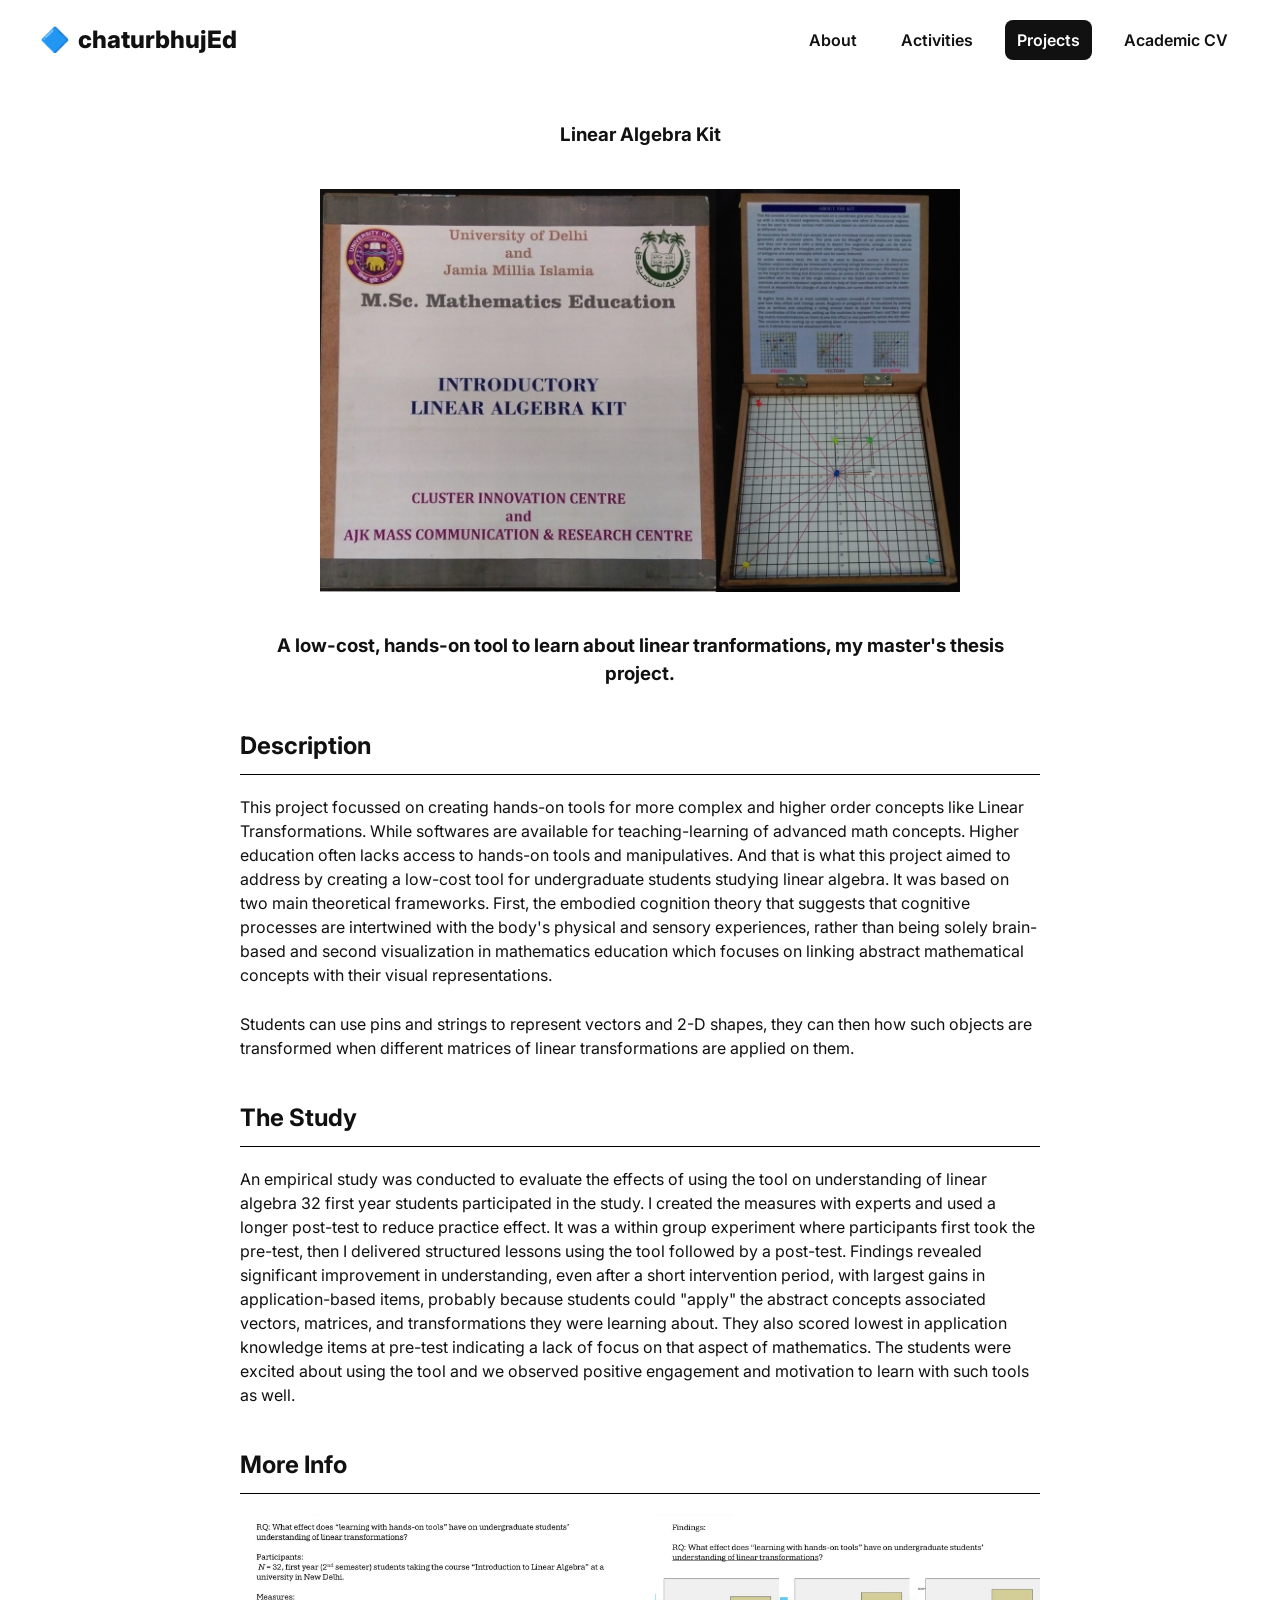
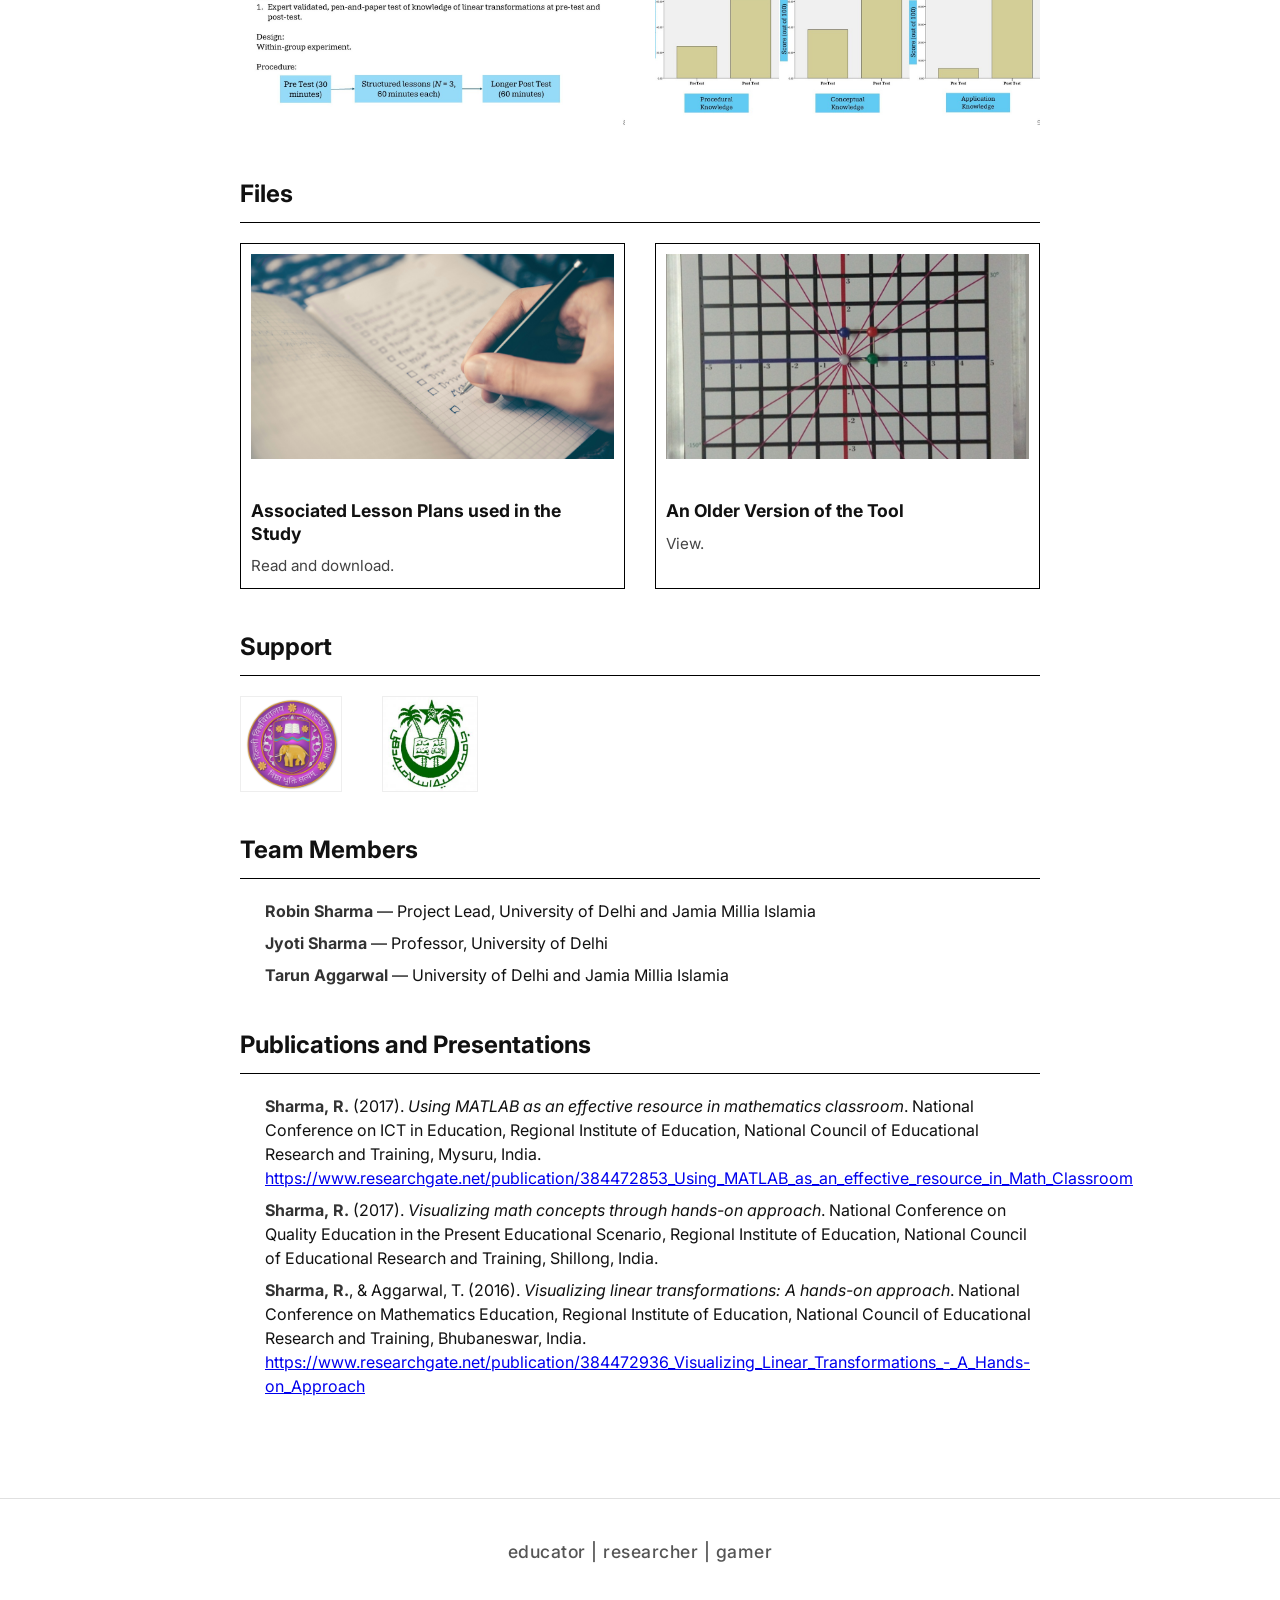
<file: project-LTBoard.html>
<!DOCTYPE html>
<html lang="en">

<head>
    <meta charset="UTF-8">
    <meta name="viewport" content="width=device-width, initial-scale=1.0">
    <title>DT Guides - chaturbhujEd</title>
    <link rel="stylesheet" href="style.css">
    <link rel="preconnect" href="https://fonts.googleapis.com">
    <link rel="preconnect" href="https://fonts.gstatic.com" crossorigin>
    <link href="https://fonts.googleapis.com/css2?family=Inter:wght@400;500;600;700;800&display=swap" rel="stylesheet">
</head>

<body>
    <header class="site-header">
        <div class="logo">
            <a href="index.html"
                style="text-decoration:none; color:inherit; display:flex; align-items:center; gap:8px;">
                <span class="logo-icon">🔷</span> chaturbhujEd
            </a>
        </div>
        <nav class="site-nav">
            <a href="about.html" class="nav-link">About</a>
            <a href="activities.html" class="nav-link">Activities</a>
            <a href="projects.html" class="nav-link active">Projects</a>
            <a href="https://docs.google.com/document/d/1rT6n0ILzIjwIK5z0yavcEdb-tZOFC500Auro90Noy_E/edit?usp=drive_link"
                class="nav-link">Academic CV</a>
        </nav>
    </header>
    <main id="main-content">
        <section class="page-section">

            <article class="cv-container">
                <h1>Linear Algebra Kit</h1>
                <img src="Linear Algebra Kit.png" alt="Linear Algebra Kit"
                    style="width: 80%; display: block; margin: 0 auto 40px auto;">
                <h3 style="margin-bottom: 40px; text-align: center;">A low-cost, hands-on tool to learn about linear
                    tranformations, my master's thesis project. </h3>

                <section class="cv-section">
                    <h2>Description</h2>
                    <p style="margin-bottom: 25px;">
                        This project focussed on creating hands-on tools for more complex and higher order
                        concepts like Linear Transformations. While softwares are
                        available for teaching-learning of advanced math concepts. Higher education often lacks access
                        to hands-on tools and manipulatives. And that is what this project aimed to address by creating
                        a low-cost
                        tool for undergraduate students studying linear algebra. It was based on two main theoretical
                        frameworks. First, the embodied cognition theory that suggests that cognitive processes are
                        intertwined with the body's physical and sensory experiences, rather than being solely
                        brain-based and second visualization in mathematics education which focuses on linking abstract
                        mathematical concepts with their visual representations.
                    </p>
                    <p style="margin-bottom: 25px;">
                        Students can use pins and strings to represent vectors and 2-D shapes, they can then how such
                        objects are transformed when different matrices of linear transformations are applied on them.
                    </p>
                </section>

                <section class="cv-section">
                    <h2>The Study</h2>
                    <p style="margin-bottom: 25px;">
                        An empirical study was conducted to evaluate the effects of using the tool on understanding of
                        linear algebra 32 first year students participated in the study. I created the measures with
                        experts and used a longer post-test to reduce practice effect. It was a within group experiment
                        where participants first took the pre-test, then I delivered structured lessons using the tool
                        followed by a post-test.

                        Findings revealed significant improvement in understanding, even after a short intervention
                        period, with largest gains in application-based items, probably because students could "apply"
                        the
                        abstract concepts associated vectors, matrices, and transformations they were learning about.
                        They also scored lowest in application knowledge items at pre-test indicating a lack of focus on
                        that aspect of mathematics. The students were excited about using the tool and we observed
                        positive engagement and motivation to learn with such tools as well.
                    </p>
                </section>

                <section class="cv-section">
                    <h2>More Info</h2>
                    <div class="blog-grid">
                        <div class="blog-card" style="padding: 0; border: none;">
                            <a href="LT Study 1.jpg" target="_blank">
                                <img src="LT Study 1.jpg" alt="LT Study 1" class="card-image" style="margin-bottom: 0;">
                            </a>
                        </div>
                        <div class="blog-card" style="padding: 0; border: none;">
                            <a href="LT Study 2.jpg" target="_blank">
                                <img src="LT Study 2.jpg" alt="LT Study 2" class="card-image" style="margin-bottom: 0;">
                            </a>
                        </div>
                    </div>
                </section>

                <section class="cv-section">
                    <h2>Files</h2>
                    <div class="blog-grid">
                        <a href="LT Lessons.pdf" target="_blank" rel="noopener noreferrer" class="blog-card"
                            style="text-decoration: none; color: inherit; display: block;">
                            <img src="Lesson Plan Image.jpg" alt="Lesson Plans" class="card-image">
                            <div class="card-content">
                                <h3>Associated Lesson Plans used in the Study</h3>
                                <p>Read and download.</p>
                            </div>
                        </a>
                        <a href="Matrix Board.png" target="_blank" rel="noopener noreferrer" class="blog-card"
                            style="text-decoration: none; color: inherit; display: block;">
                            <img src="Matrix Board.png" alt="Older Version" class="card-image">
                            <div class="card-content">
                                <h3>An Older Version of the Tool</h3>
                                <p>View.</p>
                            </div>
                        </a>
                    </div>
                </section>

                <section class="cv-section">
                    <h2>Support</h2>
                    <div class="social-links"
                        style="justify-content: flex-start; gap: 40px; margin-top: 20px; align-items: center;">
                        <img src="Delhi_University.svg.png" alt="Delhi University"
                            style="border: 1px solid #eee; height: 96px;">
                        <img src="JMI.jpg" alt="Jamia Millia Islamia" style="border: 1px solid #eee; height: 96px;">
                    </div>
                </section>

                <section class="cv-section">
                    <h2>Team Members</h2>
                    <ul class="cv-list">
                        <li><a href="https://www.linkedin.com/in/robinsharmaedu"
                                style="text-decoration: none; color: inherit;"><strong>Robin Sharma</strong></a> —
                            Project Lead, University of Delhi and Jamia Millia Islamia</li>
                        <li><a href="https://www.linkedin.com/in/jyoti-sharma-b584431a9"
                                style="text-decoration: none; color: inherit;"><strong>Jyoti Sharma</strong></a> —
                            Professor, University of Delhi</li>
                        <li><a href="https://www.linkedin.com/in/tarun-aggarwal-1202"
                                style="text-decoration: none; color: inherit;"><strong>Tarun Aggarwal</strong></a> —
                            University of Delhi and Jamia Millia Islamia </li>
                    </ul>
                </section>
                <section class="cv-section">
                    <h2>Publications and Presentations</h2>
                    <ul class="cv-list">
                        <li><strong>Sharma, R.</strong> (2017). <i>Using MATLAB as an effective resource in
                                mathematics classroom</i>. National Conference on ICT in Education, Regional Institute
                            of Education, National Council of Educational Research and Training, Mysuru, India.
                            <a
                                href="https://www.researchgate.net/publication/384472853_Using_MATLAB_as_an_effective_resource_in_Math_Classroom">https://www.researchgate.net/publication/384472853_Using_MATLAB_as_an_effective_resource_in_Math_Classroom</a>
                        </li>
                        <li><strong>Sharma, R.</strong> (2017). <i>Visualizing math concepts through hands-on
                                approach</i>. National Conference on Quality Education in the Present Educational
                            Scenario, Regional Institute of Education, National Council of Educational Research
                            and Training, Shillong, India.</li>
                        <li><strong>Sharma, R.</strong>, & Aggarwal, T. (2016). <i>Visualizing linear
                                transformations: A hands-on approach</i>. National Conference on Mathematics Education,
                            Regional Institute of Education, National Council of Educational Research and
                            Training, Bhubaneswar, India. <a
                                href="https://www.researchgate.net/publication/384472936_Visualizing_Linear_Transformations_-_A_Hands-on_Approach">https://www.researchgate.net/publication/384472936_Visualizing_Linear_Transformations_-_A_Hands-on_Approach</a>
                        </li>
                    </ul>
                </section>
            </article>
        </section>
    </main>
    <footer class="site-footer">
        <div class="footer-content">
            educator | researcher | gamer
        </div>
    </footer>
</body>

</html>
</file>
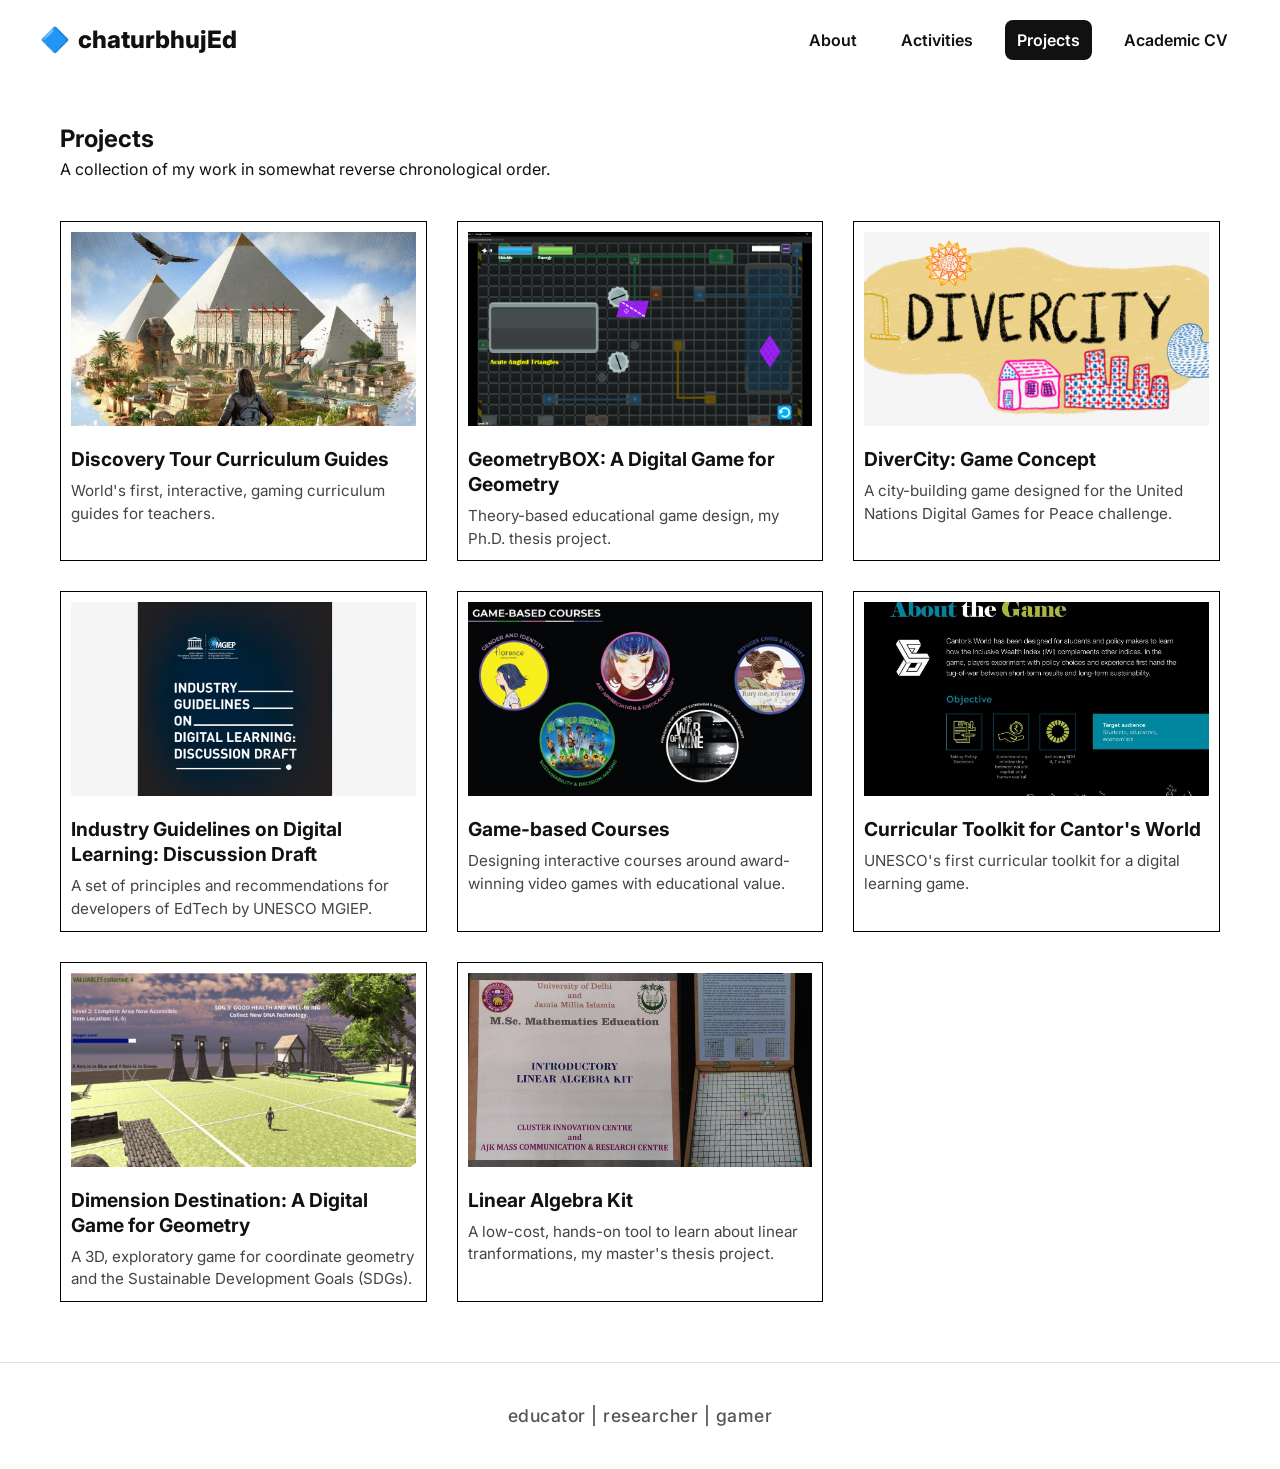
<file: projects.html>
<!DOCTYPE html>
<html lang="en">

<head>
    <meta charset="UTF-8">
    <meta name="viewport" content="width=device-width, initial-scale=1.0">
    <title>chaturbhujEd - Projects</title>
    <link rel="stylesheet" href="style.css">
    <link rel="preconnect" href="https://fonts.googleapis.com">
    <link rel="preconnect" href="https://fonts.gstatic.com" crossorigin>
    <link href="https://fonts.googleapis.com/css2?family=Inter:wght@400;500;600;700;800&display=swap" rel="stylesheet">
</head>

<body>
    <header class="site-header">
        <div class="logo">
            <a href="index.html"
                style="text-decoration:none; color:inherit; display:flex; align-items:center; gap:8px;">
                <span class="logo-icon">🔷</span> chaturbhujEd
            </a>
        </div>
        <nav class="site-nav">
            <a href="about.html" class="nav-link">About</a>
            <a href="activities.html" class="nav-link">Activities</a>
            <a href="projects.html" class="nav-link active">Projects</a>
            <a href="https://docs.google.com/document/d/1rT6n0ILzIjwIK5z0yavcEdb-tZOFC500Auro90Noy_E/edit?usp=drive_link"
                class="nav-link">Academic CV</a>
        </nav>
    </header>

    <main id="main-content">
        <section id="projects" class="page-section">
            <div class="section-header" style="margin-bottom: 40px;">
                <h1>Projects</h1>
                <p>A collection of my work in somewhat reverse chronological order.</p>
            </div>
            <!-- Using blog-grid class for exact consistency -->
            <div class="blog-grid">

                <a href="project-DTGuides.html" class="blog-card"
                    style="text-decoration: none; color: inherit; display: block;">
                    <img src="DT Project.jpg" alt="DT Project" class="card-image">
                    <div class="card-content">
                        <h3>Discovery Tour Curriculum Guides</h3>
                        <p>World's first, interactive, gaming curriculum
                            guides for
                            teachers.</p>
                    </div>
                </a>

                <a href="project-GeometryBOX.html" class="blog-card"
                    style="text-decoration: none; color: inherit; display: block;">
                    <img src="GeometryBOX.png" alt="GeometryBOX" class="card-image">
                    <div class="card-content">
                        <h3>GeometryBOX: A Digital Game for Geometry</h3>
                        <p>Theory-based educational game design, my Ph.D. thesis project.</p>
                    </div>
                </a>

                <a href="project-DiverCity.html" class="blog-card"
                    style="text-decoration: none; color: inherit; display: block;">
                    <img src="DiverCity Logo.png" alt="DiverCity" class="card-image">
                    <div class="card-content">
                        <h3>DiverCity: Game Concept</h3>
                        <p>A city-building game designed for the United Nations Digital Games for Peace challenge.</p>
                    </div>
                </a>

                <a href="project-guidelines.html" class="blog-card"
                    style="text-decoration: none; color: inherit; display: block;">
                    <img src="Guidelines.png" alt="Guidelines" class="card-image">
                    <div class="card-content">
                        <h3>Industry Guidelines on Digital Learning: Discussion Draft</h3>
                        <p>A set of principles and recommendations for developers of EdTech by UNESCO MGIEP.</p>
                    </div>
                </a>

                <a href="project-gamecourses.html" class="blog-card"
                    style="text-decoration: none; color: inherit; display: block;">
                    <img src="GBC.jpg" alt="GBC" class="card-image">
                    <div class="card-content">
                        <h3>Game-based Courses</h3>
                        <p>Designing interactive courses around award-winning video games with educational value.</p>
                    </div>
                </a>

                <a href="project-CantorsWorld.html" class="blog-card"
                    style="text-decoration: none; color: inherit; display: block;">
                    <img src="Cantor Game.jpg" alt="Cantor Game" class="card-image">
                    <div class="card-content">
                        <h3>Curricular Toolkit for Cantor's World</h3>
                        <p>UNESCO's first curricular toolkit for a digital learning game.</p>
                    </div>
                </a>

                <a href="project-DimensionDestination.html" class="blog-card"
                    style="text-decoration: none; color: inherit; display: block;">
                    <img src="Dimension Destination.png" alt="Dimension Destination" class="card-image">
                    <div class="card-content">
                        <h3>Dimension Destination: A Digital Game for Geometry</h3>
                        <p>A 3D, exploratory game for coordinate geometry and the Sustainable Development Goals
                            (SDGs).</p>
                    </div>
                </a>

                <a href="project-LTBoard.html" class="blog-card"
                    style="text-decoration: none; color: inherit; display: block;">
                    <img src="Linear Algebra Kit.png" alt="Linear Algebra Kit" class="card-image">
                    <div class="card-content">
                        <h3>Linear Algebra Kit</h3>
                        <p>A low-cost, hands-on tool to learn about linear tranformations, my master's thesis project.
                        </p>
                    </div>
                </a>

            </div>
        </section>
    </main>
    <footer class="site-footer">
        <div class="footer-content">
            educator | researcher | gamer
        </div>
    </footer>
</body>

</html>
</file>
<file: style.css>
/* Global Styles */
:root {
    --bg-color: #ffffff;
    --text-color: #111111;
    --accent-purple: #8C52FF;
    /* Glitch-like accent */
    --accent-pink: #FF66C4;
    --accent-blue: #00E9FF;
    --accent-yellow: #FFDE59;
    --gray-light: #f5f5f5;
    --gray-border: #e0e0e0;
    --font-main: 'Inter', sans-serif;
}

* {
    box-sizing: border-box;
    margin: 0;
    padding: 0;
}

body {
    font-family: var(--font-main);
    background-color: var(--bg-color);
    color: var(--text-color);
    line-height: 1.5;
    -webkit-font-smoothing: antialiased;
}

/* Header */
.site-header {
    display: flex;
    justify-content: space-between;
    align-items: center;
    padding: 20px 40px;
    border-bottom: 1px solid transparent;
    position: sticky;
    top: 0;
    background: rgba(255, 255, 255, 0.95);
    z-index: 100;
}

.logo {
    font-weight: 800;
    font-size: 1.5rem;
    display: flex;
    align-items: center;
    gap: 8px;
    cursor: pointer;
}

.site-nav {
    display: flex;
    gap: 20px;
}

.nav-link {
    background: none;
    border: none;
    font-family: var(--font-main);
    font-weight: 600;
    font-size: 1rem;
    cursor: pointer;
    padding: 8px 12px;
    border-radius: 8px;
    transition: background 0.2s, color 0.2s;
    text-decoration: none;
    color: var(--text-color);
    display: inline-block;
}

.nav-link:hover {
    background: var(--gray-light);
}

.nav-link.active {
    background: var(--text-color);
    color: #fff;
}

.header-search {
    font-weight: 600;
    cursor: pointer;
    font-size: 0.9rem;
}

/* Main Content */
main {
    max-width: 1200px;
    margin: 0 auto;
    padding: 40px 20px;
    min-height: 80vh;
}

.page-section {
    animation: fadeIn 0.4s ease-out;
}

.page-section.hidden {
    display: none;
}

@keyframes fadeIn {
    from {
        opacity: 0;
        transform: translateY(10px);
    }

    to {
        opacity: 1;
        transform: translateY(0);
    }
}

/* Activities - Hero */
.hero-article {
    background-color: #f9f9f9;
    /* Subtle background */
    border-radius: 0px;
    border: 1px solid #000;
    overflow: hidden;
    margin-bottom: 60px;
    display: flex;
    flex-direction: column;
}

@media (min-width: 768px) {
    .hero-article {
        flex-direction: row;
        align-items: center;
    }
}

.hero-content {
    padding: 40px;
    flex: 1;
}

.hero-content .date {
    font-size: 0.85rem;
    font-weight: 600;
    color: #666;
    margin-bottom: 10px;
    display: block;
}

.hero-content h1 {
    font-size: 2.5rem;
    font-weight: 800;
    margin-bottom: 15px;
    line-height: 1.1;
}

.hero-image {
    flex: 1.2;
    height: 300px;
}

.hero-image img {
    width: 100%;
    height: 100%;
    object-fit: cover;
}

/* Activities - Grid */
/* Year Grouping */
.year-group {
    margin-bottom: 60px;
}

.year-header {
    font-size: 2rem;
    font-weight: 800;
    margin-bottom: 30px;
    border-bottom: 2px solid var(--text-color);
    display: inline-block;
    padding-bottom: 4px;
}

.blog-grid {
    display: grid;
    grid-template-columns: repeat(auto-fill, minmax(300px, 1fr));
    gap: 30px;
}

.blog-card {
    cursor: pointer;
    transition: transform 0.2s;
    border-radius: 0px;
    border: 1px solid #000;
    overflow: hidden;
    padding: 10px;
    /* Optional: adds a bit of spacing inside the border like a frame, or can be removed */
    background: #fff;
}

.blog-card:hover {
    transform: translateY(-4px);
    box-shadow: 4px 4px 0px #000;
    /* Sharp shadow for extra distinguishing edge */
}

.card-image {
    width: 100%;
    aspect-ratio: 16/9;
    object-fit: cover;
    border-radius: 0px;
    margin-bottom: 15px;
    background-color: var(--gray-light);
}

.card-content .date {
    font-size: 0.8rem;
    font-weight: 700;
    color: #666;
    margin-bottom: 8px;
    display: block;
}

.card-content h3 {
    font-size: 1.2rem;
    font-weight: 700;
    margin-bottom: 8px;
    line-height: 1.3;
}

.card-content p {
    font-size: 0.95rem;
    color: #444;
}

/* Article Detail View */
.back-button {
    background: none;
    border: 1px solid var(--gray-border);
    padding: 8px 16px;
    border-radius: 6px;
    cursor: pointer;
    font-weight: 600;
    margin-bottom: 30px;
}

.back-button:hover {
    background: var(--gray-light);
}

.full-article {
    max-width: 800px;
    margin: 0 auto;
}

.full-article h1 {
    font-size: 2.5rem;
    margin-bottom: 1rem;
}

.full-article h2 {
    font-size: 1.8rem;
    margin: 2rem 0 1rem;
    border-bottom: 2px solid var(--accent-yellow);
    display: inline-block;
}

.full-article h3 {
    font-size: 1.4rem;
    margin: 1.5rem 0 0.8rem;
    color: var(--accent-purple);
}

.full-article p {
    margin-bottom: 1.2rem;
    font-size: 1.1rem;
    color: #333;
}

.full-article img {
    max-width: 100%;
    border-radius: 8px;
    margin: 20px 0;
}

.full-article table {
    width: 100%;
    border-collapse: collapse;
    margin: 30px 0;
    font-size: 0.95rem;
}

.full-article th,
.full-article td {
    border: 1px solid #ddd;
    padding: 12px;
    text-align: left;
}

.full-article th {
    background-color: #f2f2f2;
    font-weight: 700;
}

.video-embed {
    position: relative;
    padding-bottom: 56.25%;
    /* 16:9 */
    height: 0;
    margin: 30px 0;
    border-radius: 12px;
    overflow: hidden;
    background: #000;
}

.video-embed iframe {
    position: absolute;
    top: 0;
    left: 0;
    width: 100%;
    height: 100%;
}

/* Projects Page */
.projects-grid {
    display: grid;
    grid-template-columns: repeat(auto-fill, minmax(320px, 1fr));
    gap: 40px;
}

.project-card h3 {
    margin-top: 15px;
}

.project-card img {
    width: 100%;
    border-radius: 8px;
    transition: transform 0.2s;
}

.project-card:hover img {
    transform: scale(1.02);
}

.project-card a {
    display: inline-block;
    margin-top: 10px;
    color: var(--accent-purple);
    font-weight: 700;
    text-decoration: none;
}

/* About Page */
.about-container {
    display: flex;
    flex-direction: column;
    gap: 30px;
    max-width: 900px;
    margin: 0 auto;
}

.about-content {
    display: flex;
    flex-direction: column;
    gap: 30px;
}

@media(min-width: 768px) {
    .about-content {
        flex-direction: row;
        align-items: flex-start;
    }
}

.about-image {
    flex: 1;
    display: flex;
    justify-content: center;
}

.about-image img {
    width: 100%;
    border-radius: 0;
    max-width: 300px;
    object-fit: cover;
    box-shadow: 0 4px 12px rgba(0, 0, 0, 0.1);
}

.about-text {
    flex: 2;
    font-size: 1.1rem;
    line-height: 1.6;
}

.about-text p {
    margin-bottom: 20px;
}

/* Small Interests Section */
.about-interests-small {
    font-size: 0.9rem;
    color: #555;
    text-align: left;
    border-top: 1px solid var(--gray-border);
    padding-top: 20px;
    margin-bottom: 30px;
}

.about-interests-small p {
    margin-bottom: 5px;
}

/* Social Buttons */
.social-links {
    display: flex;
    gap: 15px;
    flex-wrap: wrap;
    margin-bottom: 10px;
}

.social-btn {
    display: inline-block;
    padding: 10px 20px;
    background-color: #fff;
    border: 1px solid #000;
    color: var(--text-color);
    text-decoration: none;
    font-weight: 600;
    font-size: 0.95rem;
    transition: all 0.2s ease;
    border-radius: 0;
}

.social-btn:hover {
    background-color: var(--text-color);
    color: #fff;
    transform: translateY(-2px);
    box-shadow: 4px 4px 0px rgba(0, 0, 0, 0.1);
}

/* Timeline */
.experience-timeline {
    display: flex;
    flex-direction: column;
    gap: 15px;
    margin-top: 20px;
}

.timeline-item {
    margin-bottom: 30px;
    padding: 20px;
    background-color: var(--gray-light);
    border-left: 4px solid var(--accent-purple);
}

.timeline-year {
    font-size: 0.9rem;
    font-weight: 700;
    color: #666;
    margin-bottom: 5px;
    text-transform: uppercase;
    letter-spacing: 0.05em;
}

.timeline-role {
    font-size: 1.1rem;
    font-weight: 800;
    color: var(--text-color);
    margin-bottom: 12px;
}

.timeline-description {
    margin-top: 10px;
}

.timeline-description ul {
    list-style-type: none;
    padding-left: 0;
}

.timeline-description li {
    font-size: 0.95rem;
    color: #444;
    margin-bottom: 6px;
    position: relative;
    padding-left: 18px;
}

.timeline-description li::before {
    content: "•";
    position: absolute;
    left: 0;
    color: var(--accent-purple);
    font-weight: bold;
}

/* Currently Playing Section */
.currently-playing {
    margin-top: 40px;
    margin-bottom: 20px;
}

.currently-playing h2 {
    font-size: 1.5rem;
    margin-bottom: 20px;
    display: inline-block;
}

.games-grid {
    display: grid;
    grid-template-columns: repeat(auto-fit, minmax(150px, 1fr));
    gap: 20px;
}

.game-card {
    display: block;
    text-decoration: none;
    color: var(--text-color);
    transition: transform 0.2s;
    max-width: 240px;
}

.game-card:hover {
    transform: translateY(-5px);
}

.game-card img {
    width: 100%;
    aspect-ratio: 3/4;
    object-fit: cover;
    border-radius: 0;
    box-shadow: 0 4px 8px rgba(0, 0, 0, 0.1);
    margin-bottom: 8px;
}

.game-title {
    display: block;
    font-weight: 600;
    text-align: center;
    font-size: 0.9rem;
}

/* Consulting Section */
.consulting-section {
    margin-top: 40px;
    padding: 20px;
    background-color: var(--gray-light);
    border-radius: 0;
    text-align: center;
    font-weight: 500;
}

.consulting-section a {
    color: var(--accent-purple);
    text-decoration: none;
    font-weight: 700;
}

.consulting-section a:hover {
    text-decoration: underline;
}

/* CV Page */
.cv-container {
    max-width: 800px;
    margin: 0 auto;
}

.cv-section {
    margin-bottom: 40px;
}

.cv-section h2 {
    border-bottom: 1px solid #000;
    padding-bottom: 10px;
    margin-bottom: 20px;
}

.cv-item {
    display: flex;
    margin-bottom: 20px;
    gap: 20px;
}

.cv-date {
    font-weight: 700;
    min-width: 120px;
    color: #666;
}

.cv-details h3 {
    margin-bottom: 5px;
    margin-top: 0;
}

/* Footer */
.site-footer {
    border-top: 1px solid var(--gray-border);
    padding: 40px 20px;
    text-align: center;
    margin-top: 20px;
}

.footer-content {
    font-size: 1.1rem;
    font-weight: 500;
    color: #555;
    letter-spacing: 0.5px;
}





/* CV List Styling */
.cv-list {
    margin-top: 10px;
    margin-bottom: 20px;
    padding-left: 20px;
    list-style-type: none;
    /* Reset default */
}

/* For ordered lists in CV */
ol.cv-list {
    list-style-type: decimal;
}

.cv-list li {
    margin-bottom: 8px;
    position: relative;
    padding-left: 5px;
}

.cv-list li strong {
    color: #333;
}

.cv-section h3 {
    font-size: 1.1rem;
    color: var(--text-color);
    margin-top: 20px;
    margin-bottom: 10px;
    font-weight: 700;
}

/* Centered CV Header */
.cv-container h1 {
    text-align: center;
    margin-bottom: 40px;
}

/* Quote Section */
.page-quote {
    text-align: center;
    margin-top: 60px;
    padding: 30px 20px 10px;
    font-style: italic;
    font-size: 1.1rem;
    color: #555;
    border-top: 1px solid var(--gray-border);
}

.page-quote .quote-author {
    display: block;
    margin-top: 10px;
    font-style: normal;
    font-weight: 600;
    font-size: 1rem;
    color: var(--text-color);
}
</file>
